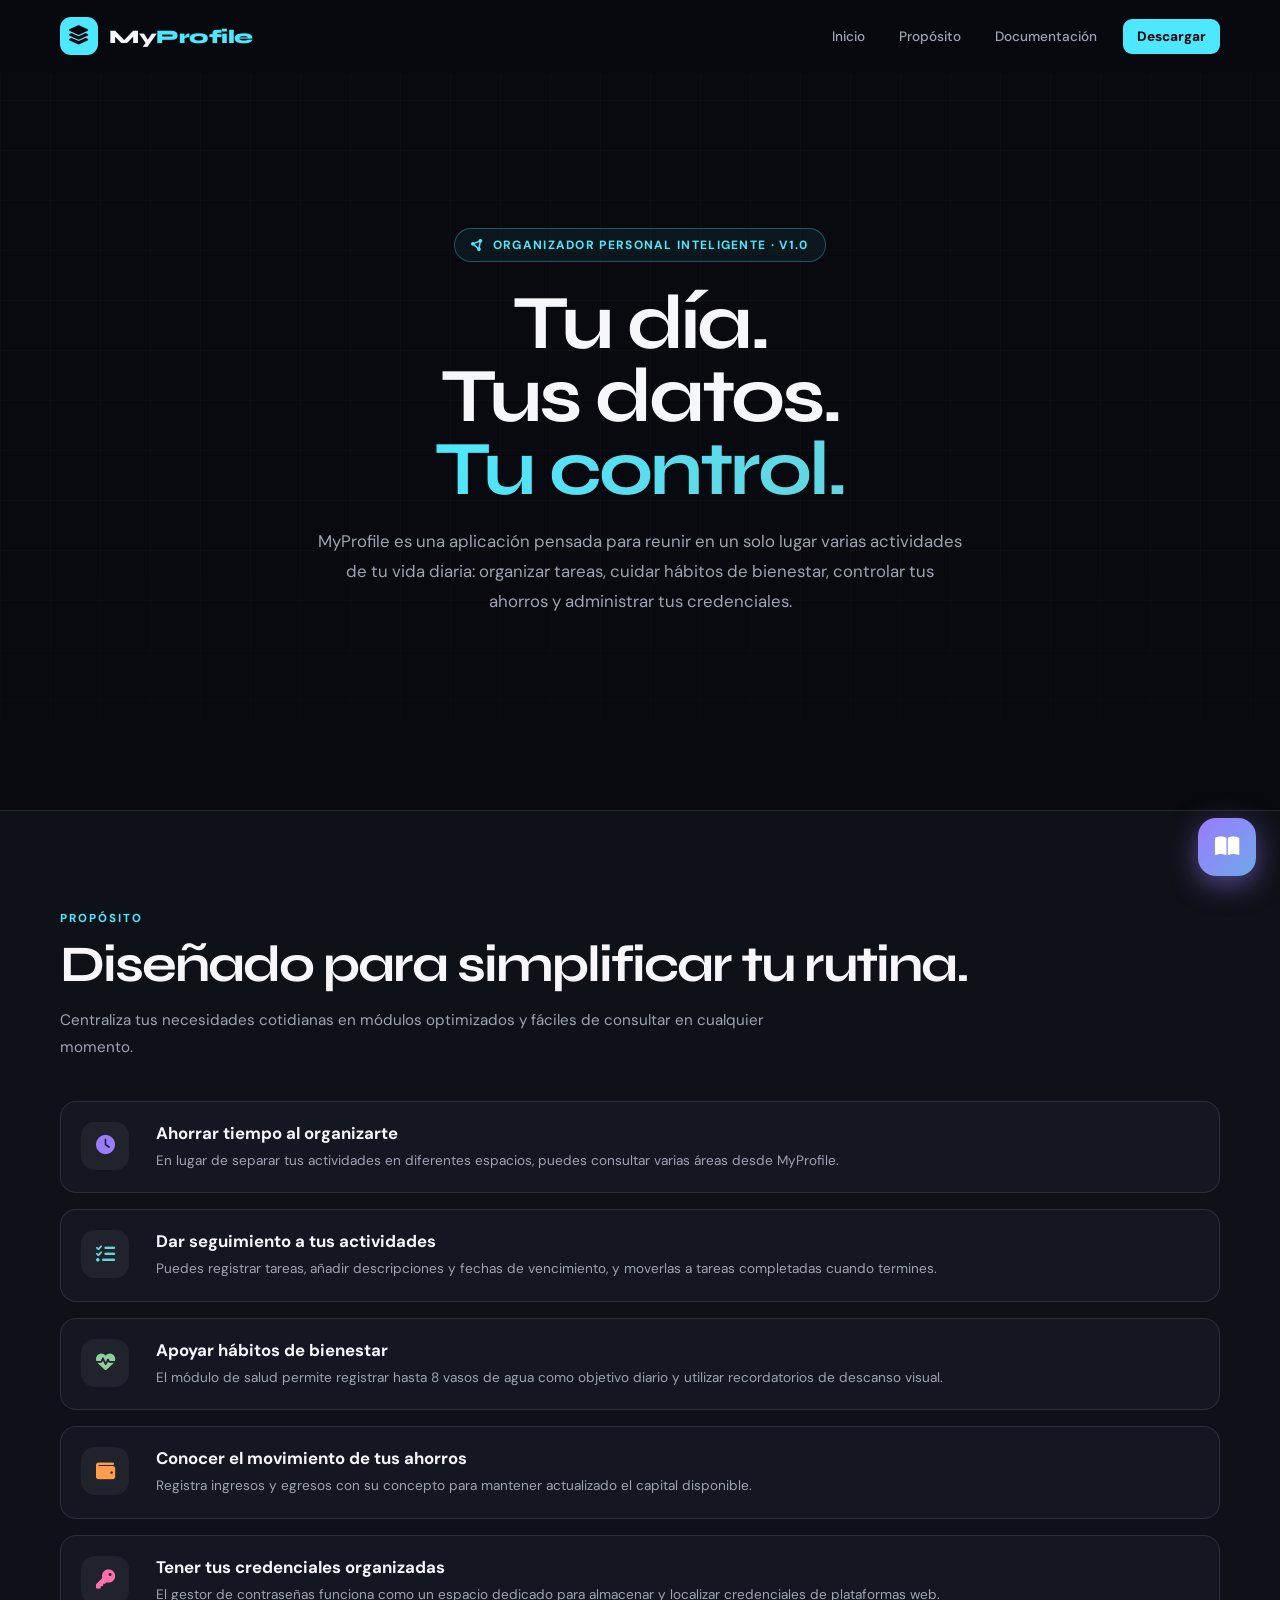
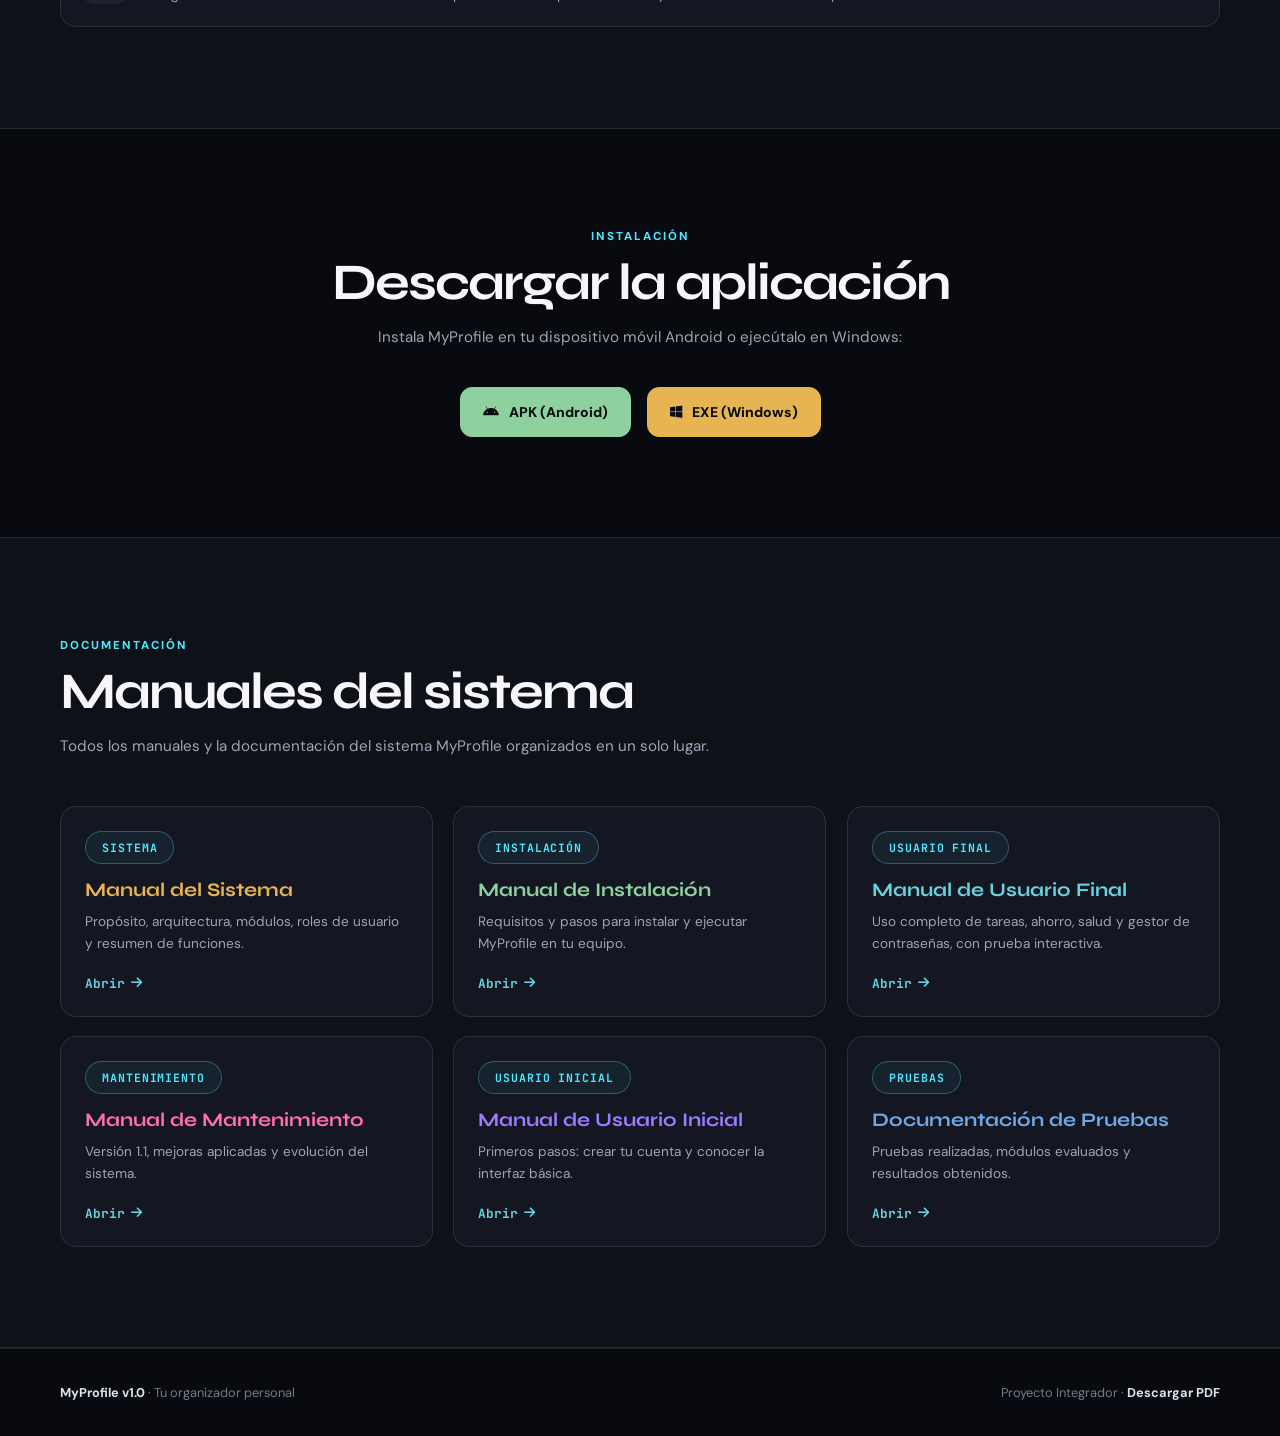
<file: index.html>
<!DOCTYPE html>
<html lang="es">
<head>
<meta charset="UTF-8">
<meta name="viewport" content="width=device-width, initial-scale=1.0">
<title>MyProfile v1.0 | Organiza tu día</title>

<!-- FUENTES E ÍCONOS -->
<link rel="preconnect" href="https://fonts.googleapis.com">
<link rel="preconnect" href="https://fonts.gstatic.com" crossorigin>
<link href="https://fonts.googleapis.com/css2?family=DM+Sans:wght@400;500;600;700&family=JetBrains+Mono:wght@500;700&family=Syne:wght@600;700;800&display=swap" rel="stylesheet">
<link rel="stylesheet" href="https://cdnjs.cloudflare.com/ajax/libs/font-awesome/6.5.2/css/all.min.css">

<style>
:root {
    --bg: #090a0f;
    --bg2: #0f1118;
    --card: #141721;
    --card2: #191c27;
    --line: rgba(255, 255, 255, 0.10);
    --text: #f7f7fb;
    --muted: #9da4b5;
    --lime: #4de8ff;
    --purple: #9b7bff;
    --cyan: #66d3de;
    --orange: #ff9d4d;
    --pink: #ff6fae;
    --green: #8ed19f;
    --amber: #e6b450;
    --blue: #6fa8e8;
}

* {
    margin: 0;
    padding: 0;
    box-sizing: border-box;
}

html {
    scroll-behavior: smooth;
}

body {
    background: var(--bg);
    color: var(--text);
    font-family: "DM Sans", sans-serif;
    overflow-x: hidden;
    position: relative;
}

/* Fondo con cuadrícula animada */
body::before {
    content: "";
    position: fixed;
    inset: 0;
    pointer-events: none;
    background:
        linear-gradient(rgba(255, 255, 255, 0.02) 1px, transparent 1px),
        linear-gradient(90deg, rgba(255, 255, 255, 0.02) 1px, transparent 1px);
    background-size: 50px 50px;
    mask-image: linear-gradient(to bottom, black 60%, transparent 100%);
    z-index: 0;
}

a {
    text-decoration: none;
    color: inherit;
}

.container {
    width: min(1160px, 91%);
    margin: auto;
    position: relative;
    z-index: 1;
}

/* ANIMACIONES KEYFRAMES */
@keyframes pulseGlow {
    0%, 100% { transform: scale(1) rotate(-5deg); box-shadow: 0 0 15px rgba(77, 232, 255, 0.3); }
    50% { transform: scale(1.05) rotate(-3deg); box-shadow: 0 0 25px rgba(77, 232, 255, 0.6); }
}

@keyframes float {
    0%, 100% { transform: translateY(0px); }
    50% { transform: translateY(-8px); }
}

@keyframes shimmer {
    0% { background-position: -200% 0; }
    100% { background-position: 200% 0; }
}

/* HEADER Y NAVEGACIÓN */
header {
    position: fixed;
    top: 0;
    left: 0;
    width: 100%;
    z-index: 50;
    padding: 17px 0;
    background: rgba(9, 10, 15, 0.75);
    backdrop-filter: blur(18px);
    border-bottom: 1px solid transparent;
    transition: all 0.3s ease;
}

header.scrolled {
    border-bottom-color: var(--line);
    background: rgba(9, 10, 15, 0.94);
    padding: 12px 0;
}

.nav {
    display: flex;
    justify-content: space-between;
    align-items: center;
    gap: 20px;
}

.logo {
    display: flex;
    align-items: center;
    gap: 11px;
    font-family: "Syne", sans-serif;
    font-weight: 800;
    letter-spacing: -.5px;
    font-size: 1.2rem;
}

.logo-symbol {
    width: 38px;
    height: 38px;
    border-radius: 11px;
    display: grid;
    place-items: center;
    background: var(--lime);
    color: #090a0f;
    animation: pulseGlow 4s infinite ease-in-out;
}

.logo-text span {
    color: var(--lime);
}

nav {
    display: flex;
    align-items: center;
    gap: 6px;
}

nav a {
    padding: 9px 14px;
    color: var(--muted);
    font-size: 0.85rem;
    font-weight: 500;
    border-radius: 9px;
    transition: all 0.25s ease;
}

nav a:hover {
    background: rgba(248, 244, 244, 0.87);
    color: #fff;
    transform: translateY(-1px);
}

.nav-main {
    color: #090a0f !important;
    background: var(--lime);
    font-weight: 800;
    margin-left: 6px;
}

.nav-main:hover {
    filter: brightness(1.1);
    transform: translateY(-2px);
    box-shadow: 0 4px 15px rgba(77, 232, 255, 0.4);
}

/* HERO SECTION */
.hero {
    min-height: 90vh;
    padding: 150px 0 80px;
    display: flex;
    flex-direction: column;
    justify-content: center;
    align-items: center;
    text-align: center;
}

.tag {
    display: inline-flex;
    gap: 8px;
    align-items: center;
    color: var(--lime);
    border: 1px solid rgba(77, 232, 255, 0.3);
    background: rgba(77, 232, 255, 0.06);
    padding: 8px 16px;
    border-radius: 50px;
    font-size: 0.75rem;
    font-weight: 700;
    text-transform: uppercase;
    letter-spacing: 1.3px;
    margin-bottom: 25px;
    animation: float 3s ease-in-out infinite;
}

h1 {
    font-family: "Syne", sans-serif;
    font-size: clamp(2.8rem, 6vw, 5.5rem);
    line-height: 0.95;
    letter-spacing: -3px;
    max-width: 850px;
    margin-bottom: 20px;
}

h1 em {
    font-style: normal;
    color: var(--lime);
    background: linear-gradient(135deg, var(--lime), var(--cyan));
    -webkit-background-clip: text;
    -webkit-text-fill-color: transparent;
}

.hero-text > p {
    color: var(--muted);
    max-width: 650px;
    line-height: 1.8;
    font-size: 1.05rem;
    margin: 0 auto 35px;
}

.buttons {
    display: flex;
    flex-wrap: wrap;
    justify-content: center;
    gap: 12px;
}

.btn {
    min-height: 50px;
    padding: 0 22px;
    display: inline-flex;
    align-items: center;
    justify-content: center;
    gap: 10px;
    border-radius: 12px;
    font-size: 0.88rem;
    font-weight: 800;
    transition: all 0.25s ease;
    border: 1px solid var(--line);
    cursor: pointer;
}

.btn-primary {
    background: var(--lime);
    color: #090a0f;
    border-color: var(--lime);
    box-shadow: 0 4px 20px rgba(77, 232, 255, 0.25);
}

.btn-primary:hover {
    transform: translateY(-3px);
    box-shadow: 0 8px 25px rgba(77, 232, 255, 0.45);
    filter: brightness(1.05);
}

.btn-secondary {
    background: rgba(255, 255, 255, 0.03);
    color: #fff;
}

.btn-secondary:hover {
    background: rgba(255, 255, 255, 0.08);
    border-color: rgba(255, 255, 255, 0.2);
    transform: translateY(-3px);
}

.btn-android {
    background: var(--green);
    color: #0a0d13;
    border-color: var(--green);
}

.btn-android:hover {
    transform: translateY(-3px);
    box-shadow: 0 8px 20px rgba(142, 209, 159, 0.35);
}

.btn-windows {
    background: var(--amber);
    color: #0a0d13;
    border-color: var(--amber);
}

.btn-windows:hover {
    transform: translateY(-3px);
    box-shadow: 0 8px 20px rgba(230, 180, 80, 0.35);
}

/* SECCIONES GENERALES */
.section {
    padding: 100px 0;
}

.section.alt {
    background: var(--bg2);
    border-top: 1px solid var(--line);
    border-bottom: 1px solid var(--line);
}

.kicker {
    color: var(--lime);
    font-size: 0.72rem;
    font-weight: 800;
    text-transform: uppercase;
    letter-spacing: 2px;
    margin-bottom: 12px;
}

.section-title {
    font-family: "Syne", sans-serif;
    font-size: clamp(2rem, 4vw, 3.2rem);
    letter-spacing: -2px;
    line-height: 1.05;
}

.section-desc {
    max-width: 720px;
    color: var(--muted);
    line-height: 1.8;
    margin-top: 15px;
    font-size: 0.95rem;
}

/* PROPÓSITO */
.purpose {
    display: grid;
    grid-template-columns: 1fr;
    gap: 40px;
}

.purpose-list {
    display: grid;
    gap: 16px;
}

.purpose-row {
    display: grid;
    grid-template-columns: 55px 1fr;
    gap: 20px;
    padding: 20px;
    border-radius: 16px;
    background: var(--card);
    border: 1px solid var(--line);
    transition: all 0.3s ease;
}

.purpose-row:hover {
    transform: translateX(6px) translateY(-2px);
    border-color: rgba(255, 255, 255, 0.2);
    box-shadow: 0 10px 30px rgba(0, 0, 0, 0.3);
}

.purpose-icon {
    width: 48px;
    height: 48px;
    display: grid;
    place-items: center;
    border-radius: 14px;
    background: rgba(255, 255, 255, 0.05);
    color: var(--color);
    font-size: 1.2rem;
    transition: transform 0.3s ease;
}

.purpose-row:hover .purpose-icon {
    transform: scale(1.1);
}

.purpose-row h3 {
    font-size: 1.05rem;
    margin-bottom: 6px;
}

.purpose-row p {
    color: var(--muted);
    font-size: 0.85rem;
    line-height: 1.65;
}

/* SECCIÓN DE DESCARGAS (Página Index) */
.download-area {
    text-align: center;
}

.download-area .section-desc {
    margin: 15px auto 35px;
}

.dl-buttons {
    display: flex;
    gap: 16px;
    justify-content: center;
    flex-wrap: wrap;
}

/* MANIFESTACIÓN Y DOCUMENTACIÓN (Página Index cards) */
.doc-grid {
    margin-top: 45px;
    display: grid;
    grid-template-columns: repeat(auto-fit, minmax(280px, 1fr));
    gap: 20px;
}

.card {
    display: flex;
    flex-direction: column;
    justify-content: space-between;
    background: var(--card);
    border: 1px solid var(--line);
    border-radius: 16px;
    padding: 24px;
    text-decoration: none;
    color: inherit;
    transition: all 0.3s cubic-bezier(0.16, 1, 0.3, 1);
    position: relative;
    overflow: hidden;
}

.card::before {
    content: "";
    position: absolute;
    top: 0;
    left: 0;
    width: 100%;
    height: 3px;
    background: var(--color-accent, var(--lime));
    opacity: 0;
    transition: opacity 0.3s ease;
}

.card:hover {
    transform: translateY(-5px);
    border-color: rgba(255, 255, 255, 0.2);
    background: var(--card2);
    box-shadow: 0 15px 35px rgba(0, 0, 0, 0.4);
}

.card:hover::before {
    opacity: 1;
}

.card .tag {
    font-family: 'JetBrains Mono', monospace;
    font-size: 0.72rem;
    letter-spacing: 0.08em;
    text-transform: uppercase;
    margin-bottom: 14px;
    font-weight: 700;
}

.card .title {
    font-family: 'Syne', sans-serif;
    font-size: 1.2rem;
    font-weight: 700;
    margin-bottom: 10px;
}

.card .desc {
    color: var(--muted);
    font-size: 0.85rem;
    line-height: 1.6;
    margin-bottom: 20px;
}

.card .go {
    font-family: 'JetBrains Mono', monospace;
    font-size: 0.8rem;
    color: var(--cyan);
    font-weight: 700;
    display: flex;
    align-items: center;
    gap: 6px;
    transition: transform 0.2s ease;
}

.card:hover .go {
    transform: translateX(4px);
}

.c-amber { color: var(--amber); --color-accent: var(--amber); }
.c-green { color: var(--green); --color-accent: var(--green); }
.c-violet { color: var(--purple); --color-accent: var(--purple); }
.c-cyan { color: var(--cyan); --color-accent: var(--cyan); }
.c-pink { color: var(--pink); --color-accent: var(--pink); }
.c-blue { color: var(--blue); --color-accent: var(--blue); }

/* NAVEGACIÓN DE PÁGINAS GENERALES */
.page-area {
    text-align: center;
}

.page-area .section-desc {
    margin-left: auto;
    margin-right: auto;
}

.page-buttons {
    margin-top: 35px;
    display: flex;
    flex-wrap: wrap;
    justify-content: center;
    gap: 12px;
}

.page-button {
    min-width: 160px;
    padding: 16px 20px;
    border: 1px solid var(--line);
    border-radius: 12px;
    background: var(--card);
    display: flex;
    justify-content: center;
    align-items: center;
    gap: 10px;
    font-size: 0.82rem;
    font-weight: 700;
    transition: all 0.25s ease;
}

.page-button:hover {
    color: #090a0f;
    background: var(--lime);
    border-color: var(--lime);
    transform: translateY(-4px);
    box-shadow: 0 8px 20px rgba(77, 232, 255, 0.3);
}

/* BOTÓN FLOTANTE DE DOCUMENTACIÓN (acceso rápido) */
.fab-doc {
    position: fixed;
    bottom: 24px;
    right: 24px;
    z-index: 60;
    width: 58px;
    height: 58px;
    border-radius: 18px;
    display: grid;
    place-items: center;
    background: linear-gradient(135deg, var(--purple), var(--blue));
    color: #fff;
    font-size: 1.35rem;
    box-shadow: 0 8px 28px rgba(155, 123, 255, 0.5);
    transition: all 0.25s ease;
    animation: fabPulse 2.6s ease-in-out infinite;
}

.fab-doc:hover {
    transform: translateY(-5px) scale(1.08);
    filter: brightness(1.15);
    box-shadow: 0 12px 36px rgba(155, 123, 255, 0.7);
    animation-play-state: paused;
}

@keyframes fabPulse {
    0%, 100% { box-shadow: 0 8px 28px rgba(155, 123, 255, 0.5), 0 0 0 0 rgba(155, 123, 255, 0.45); }
    50%      { box-shadow: 0 8px 28px rgba(155, 123, 255, 0.5), 0 0 0 16px rgba(155, 123, 255, 0); }
}

.fab-doc .fab-label {
    position: absolute;
    right: calc(100% + 14px);
    top: 50%;
    transform: translateY(-50%);
    white-space: nowrap;
    background: var(--card2);
    border: 1px solid var(--line);
    color: var(--text);
    font-family: "DM Sans", sans-serif;
    font-size: 0.74rem;
    font-weight: 700;
    padding: 7px 13px;
    border-radius: 9px;
    opacity: 0;
    pointer-events: none;
    transition: opacity 0.2s ease;
}

.fab-doc:hover .fab-label {
    opacity: 1;
}

/* FOOTER */
footer {
    border-top: 1px solid var(--line);
    padding: 35px 0;
    background: var(--bg);
}

.footer {
    display: flex;
    justify-content: space-between;
    align-items: center;
    gap: 20px;
    color: #737a89;
    font-size: 0.8rem;
}

.footer strong {
    color: #dce1eb;
}

/* EFECTOS REVEAL EN SCROLL */
.reveal {
    opacity: 0;
    transform: translateY(30px) scale(0.98);
    transition: opacity 0.7s cubic-bezier(0.16, 1, 0.3, 1), transform 0.7s cubic-bezier(0.16, 1, 0.3, 1);
    will-change: opacity, transform;
}

.reveal.show {
    opacity: 1;
    transform: translateY(0) scale(1);
}

/* RESPONSIVE */
@media(max-width: 950px) {
    .hero { padding-top: 130px; }
    .doc-grid { grid-template-columns: repeat(2, 1fr); }
}

@media(max-width: 700px) {
    nav a:not(.nav-main) { display: none; }
    h1 { letter-spacing: -1.5px; }
    .doc-grid { grid-template-columns: 1fr; }
    .footer { flex-direction: column; text-align: center; }
    .purpose-row { grid-template-columns: 1fr; text-align: center; justify-items: center; }
}
</style>
</head>

<body>

<header id="header">
    <div class="container nav">
        <a href="#inicio" class="logo">
            <div class="logo-symbol"><i class="fa-solid fa-layer-group"></i></div>
            <div class="logo-text">My<span>Profile</span></div>
        </a>

        <nav>
            <a href="#inicio">Inicio</a>
            <a href="#proposito">Propósito</a>
           
            <a href="#documentacion">Documentación</a>
             <a href="#descargas"  class="nav-main">Descargar</a>
          
        </nav>
    </div>
</header>

<main>

<!-- HERO -->
<section class="hero container" id="inicio">
    <div class="hero-text reveal">
        <div class="tag">
            <i class="fa-solid fa-circle-nodes"></i>
            Organizador personal inteligente · v1.0
        </div>

        <h1>
            Tu día.<br>
            Tus datos.<br>
            <em>Tu control.</em>
        </h1>

        <p>
            MyProfile es una aplicación pensada para reunir en un solo lugar varias
            actividades de tu vida diaria: organizar tareas, cuidar hábitos de
            bienestar, controlar tus ahorros y administrar tus credenciales.
        </p>

      
    </div>
</section>

<!-- PROPÓSITO -->
<section class="section alt" id="proposito">
    <div class="container purpose">

        <div class="reveal">
            <div class="kicker">Propósito</div>
            <h2 class="section-title">Diseñado para simplificar tu rutina.</h2>
            <p class="section-desc">
                Centraliza tus necesidades cotidianas en módulos optimizados y fáciles de consultar en cualquier momento.
            </p>
        </div>

        <div class="purpose-list reveal">

            <div class="purpose-row">
                <div class="purpose-icon" style="--color:var(--purple)">
                    <i class="fa-solid fa-clock"></i>
                </div>
                <div>
                    <h3>Ahorrar tiempo al organizarte</h3>
                    <p>En lugar de separar tus actividades en diferentes espacios, puedes consultar varias áreas desde MyProfile.</p>
                </div>
            </div>

            <div class="purpose-row">
                <div class="purpose-icon" style="--color:var(--cyan)">
                    <i class="fa-solid fa-list-check"></i>
                </div>
                <div>
                    <h3>Dar seguimiento a tus actividades</h3>
                    <p>Puedes registrar tareas, añadir descripciones y fechas de vencimiento, y moverlas a tareas completadas cuando termines.</p>
                </div>
            </div>

            <div class="purpose-row">
                <div class="purpose-icon" style="--color:var(--green)">
                    <i class="fa-solid fa-heart-pulse"></i>
                </div>
                <div>
                    <h3>Apoyar hábitos de bienestar</h3>
                    <p>El módulo de salud permite registrar hasta 8 vasos de agua como objetivo diario y utilizar recordatorios de descanso visual.</p>
                </div>
            </div>

            <div class="purpose-row">
                <div class="purpose-icon" style="--color:var(--orange)">
                    <i class="fa-solid fa-wallet"></i>
                </div>
                <div>
                    <h3>Conocer el movimiento de tus ahorros</h3>
                    <p>Registra ingresos y egresos con su concepto para mantener actualizado el capital disponible.</p>
                </div>
            </div>

            <div class="purpose-row">
                <div class="purpose-icon" style="--color:var(--pink)">
                    <i class="fa-solid fa-key"></i>
                </div>
                <div>
                    <h3>Tener tus credenciales organizadas</h3>
                    <p>El gestor de contraseñas funciona como un espacio dedicado para almacenar y localizar credenciales de plataformas web.</p>
                </div>
            </div>

        </div>
    </div>
</section>

<!-- DESCARGAS DE LA APLICACIÓN (Integración de index_2.html) -->
<section class="section download-area" id="descargas">
    <div class="container">
        <div class="kicker">Instalación</div>
        <h2 class="section-title reveal">Descargar la aplicación</h2>
        <p class="section-desc reveal">Instala MyProfile en tu dispositivo móvil Android o ejecútalo en Windows:</p>

        <div class="dl-buttons reveal">
            <a class="btn btn-android" href="instalador/version_1.4/MyProfile_v1.4.apk" download>
                <i class="fa-brands fa-android"></i>
                APK (Android)
            </a>
            <a class="btn btn-windows" href="https://github.com/Manu-Castillo8-bit/Myprofile-pages/releases/download/v1.4.0/Proyecto-Setup_v1.4.0.exe">
                <i class="fa-brands fa-windows"></i>
                EXE (Windows)
            </a>
        </div>
    </div>
</section>

<!-- DOCUMENTACIÓN Y MANUALES (Integración de tarjetas de index_2.html) -->
<section class="section alt" id="documentacion">
    <div class="container">
        <div class="kicker">Documentación</div>
        <h2 class="section-title reveal">Manuales del sistema</h2>
        <p class="section-desc reveal">Todos los manuales y la documentación del sistema MyProfile organizados en un solo lugar.</p>

        <div class="doc-grid">

            <a class="card reveal c-amber" href="manual-sistema/index.html">
                <div>
                    <span class="tag">Sistema</span>
                    <h3 class="title">Manual del Sistema</h3>
                    <p class="desc">Propósito, arquitectura, módulos, roles de usuario y resumen de funciones.</p>
                </div>
                <span class="go">Abrir <i class="fa-solid fa-arrow-right"></i></span>
            </a>

            <a class="card reveal c-green" href="manual-instalacion/index.html">
                <div>
                    <span class="tag">Instalación</span>
                    <h3 class="title">Manual de Instalación</h3>
                    <p class="desc">Requisitos y pasos para instalar y ejecutar MyProfile en tu equipo.</p>
                </div>
                <span class="go">Abrir <i class="fa-solid fa-arrow-right"></i></span>
            </a>
        
           

            <a class="card reveal c-cyan" href="manual-usuario-final/index.html">
                <div>
                    <span class="tag">Usuario final</span>
                    <h3 class="title">Manual de Usuario Final</h3>
                    <p class="desc">Uso completo de tareas, ahorro, salud y gestor de contraseñas, con prueba interactiva.</p>
                </div>
                <span class="go">Abrir <i class="fa-solid fa-arrow-right"></i></span>
            </a>

            <a class="card reveal c-pink" href="manual-mantenimiento/index.html">
                <div>
                    <span class="tag">Mantenimiento</span>
                    <h3 class="title">Manual de Mantenimiento</h3>
                    <p class="desc">Versión 1.1, mejoras aplicadas y evolución del sistema.</p>
                </div>
                <span class="go">Abrir <i class="fa-solid fa-arrow-right"></i></span>
            </a>
 
            <a class="card reveal c-violet" href="manual-usuario-inicial/index.html">
                <div>
                    <span class="tag">Usuario inicial</span>
                    <h3 class="title">Manual de Usuario Inicial</h3>
                    <p class="desc">Primeros pasos: crear tu cuenta y conocer la interfaz básica.</p>
                </div>
                <span class="go">Abrir <i class="fa-solid fa-arrow-right"></i></span>
            </a>
        
            
            <a class="card reveal c-blue" href="documentacion-pruebas.html">
                <div>
                    <span class="tag">Pruebas</span>
                    <h3 class="title">Documentación de Pruebas</h3>
                    <p class="desc">Pruebas realizadas, módulos evaluados y resultados obtenidos.</p>
                </div>
                <span class="go">Abrir <i class="fa-solid fa-arrow-right"></i></span>
            </a>
        
        </div>
    </div>
</section>


</main>

<!-- Acceso rápido a la explicación del código -->
<a class="fab-doc" href="DocumentacionMyProfile/index.html" title="Explicación del código fuente">
    <i class="fa-solid fa-book-open"></i>
    <span class="fab-label">Explicación del código</span>
</a>

<footer>
    <div class="container footer">
        <div><strong>MyProfile v1.0</strong> · Tu organizador personal</div>
        <div>Proyecto Integrador · <strong>Descargar PDF</strong></div>
    </div>
</footer>

<script>
// Efecto Header al hacer scroll
const header = document.getElementById("header");

window.addEventListener("scroll", () => {
    header.classList.toggle("scrolled", window.scrollY > 25);
});

// Animación de revelado progresivo al hacer scroll
const observer = new IntersectionObserver((entries) => {
    entries.forEach((entry, index) => {
        if (entry.isIntersecting) {
            // Aplicar un pequeño delay progresivo entre elementos si están juntos
            setTimeout(() => {
                entry.target.classList.add("show");
            }, index * 80);
            observer.unobserve(entry.target);
        }
    });
}, {
    threshold: 0.15
});

document.querySelectorAll(".reveal").forEach(el => observer.observe(el));
</script>

</body>
</html>
</file>
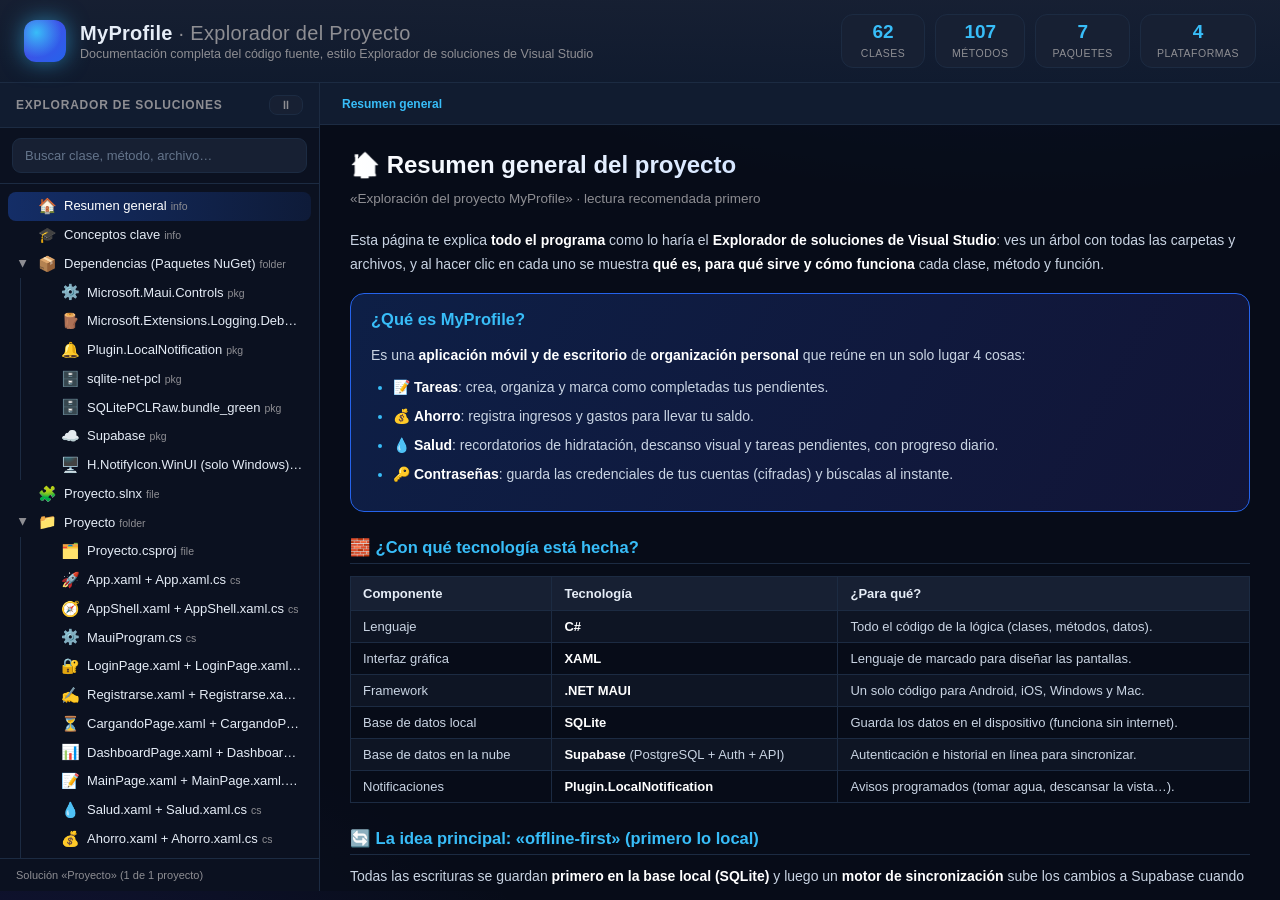
<file: DocumentacionMyProfile/index.html>
<!DOCTYPE html>
<html lang="es">
<head>
<meta charset="UTF-8" />
<meta name="viewport" content="width=device-width, initial-scale=1.0" />
<title>MyProfile · Explorador del Proyecto (Documentación)</title>
<link rel="stylesheet" href="styles.css" />
</head>
<body>

  <header class="topbar">
    <div class="brand">
      <span class="logo-orb"></span>
      <div class="brand-text">
        <h1>MyProfile <span class="brand-light">· Explorador del Proyecto</span></h1>
        <p>Documentación completa del código fuente, estilo Explorador de soluciones de Visual Studio</p>
      </div>
    </div>
    <div class="stats">
      <div class="stat"><b id="stat-clases">—</b><span>Clases</span></div>
      <div class="stat"><b id="stat-metodos">—</b><span>Métodos</span></div>
      <div class="stat"><b id="stat-paquetes">—</b><span>Paquetes</span></div>
      <div class="stat"><b>4</b><span>Plataformas</span></div>
    </div>
  </header>

  <main class="layout">

    <!-- ────────────────── Panel lateral (Explorador de soluciones) ────────────────── -->
    <aside class="sidebar">
      <div class="side-head">
        <span>Explorador de soluciones</span>
        <button id="btnColapsar" title="Contraer todo">⏸</button>
      </div>
      <div class="search-wrap">
        <input id="buscar" type="text" placeholder="Buscar clase, método, archivo…" />
      </div>

      <div id="arbol" class="arbol"></div>

      <div class="side-foot">
        <p>Solución «Proyecto» (1 de 1 proyecto)</p>
      </div>
    </aside>

    <!-- ────────────────── Panel principal (Detalle) ────────────────── -->
    <section class="main">
      <div class="breadcrumb" id="migas"></div>
      <div class="contenido" id="contenido">
        <div class="cargando">Cargando documentación…</div>
      </div>
    </section>

  </main>

  <script src="content.js"></script>
  <script src="app.js"></script>
</body>
</html>
</file>
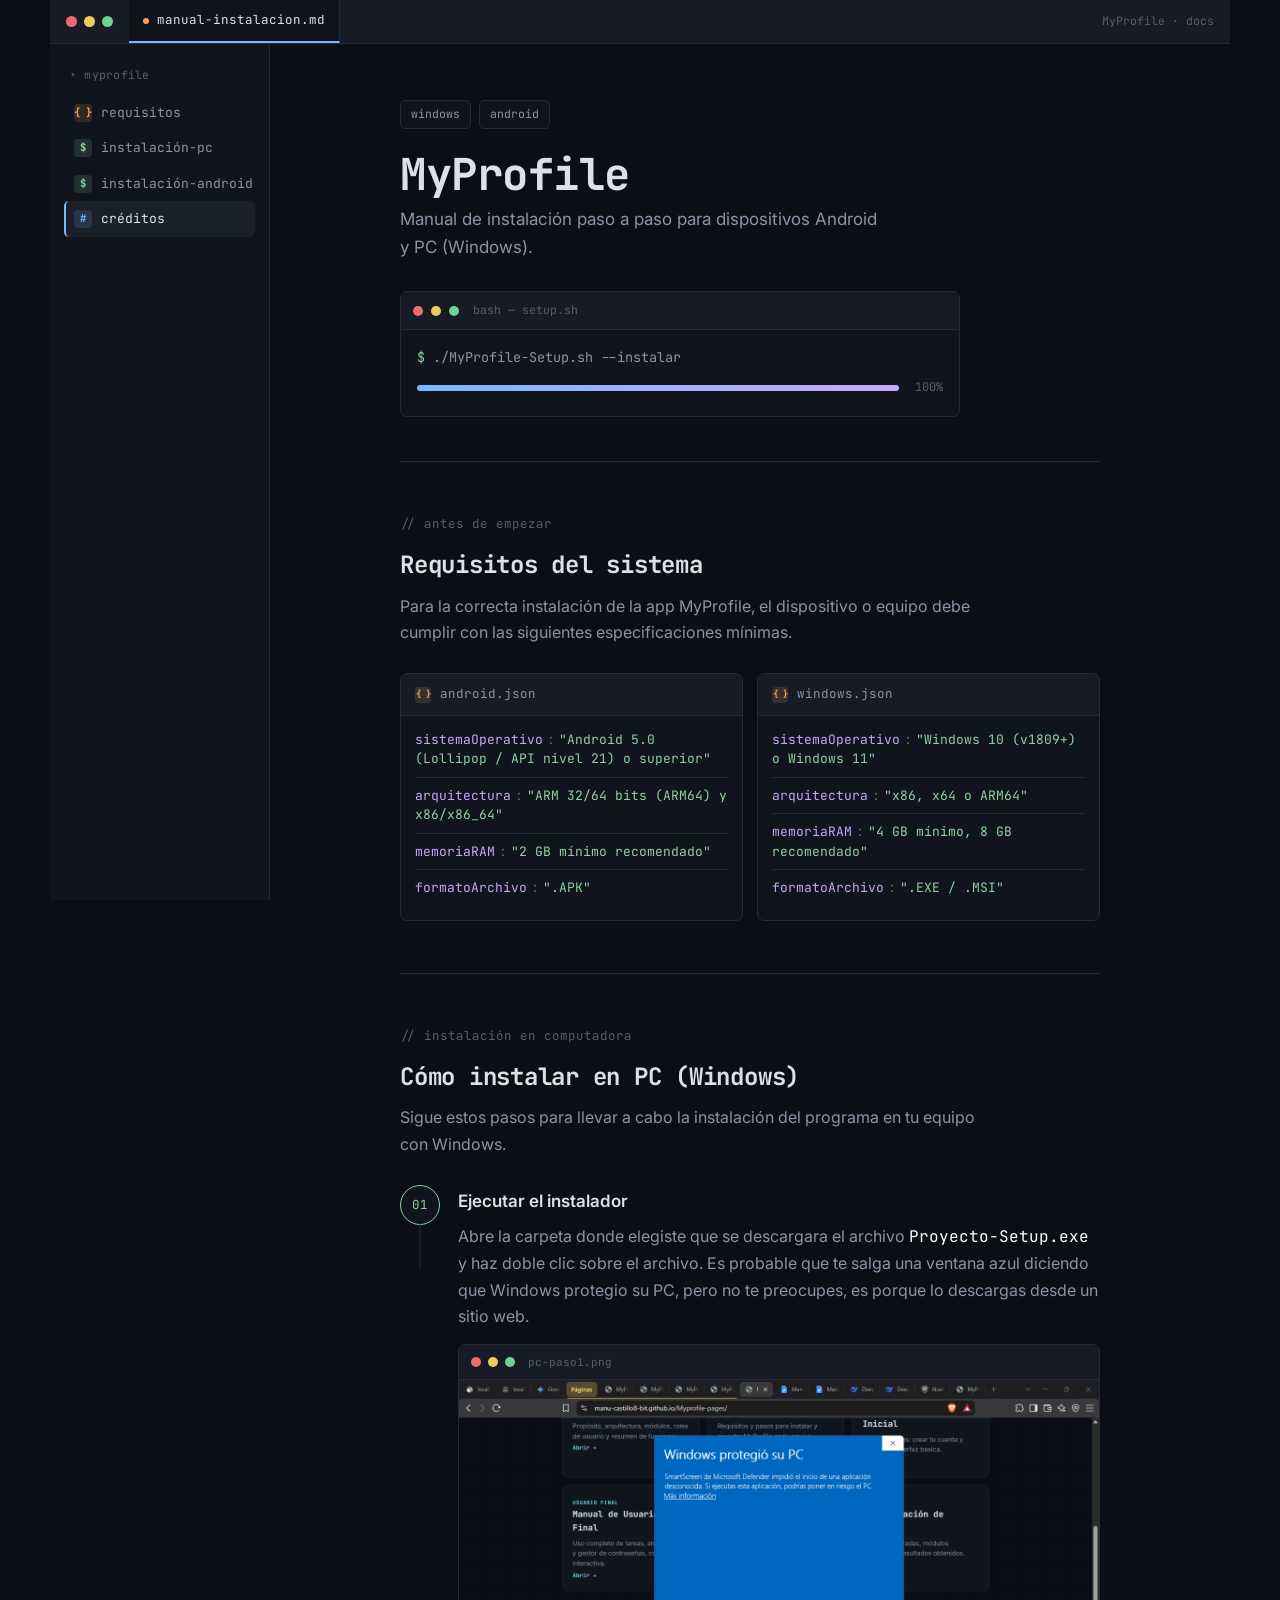
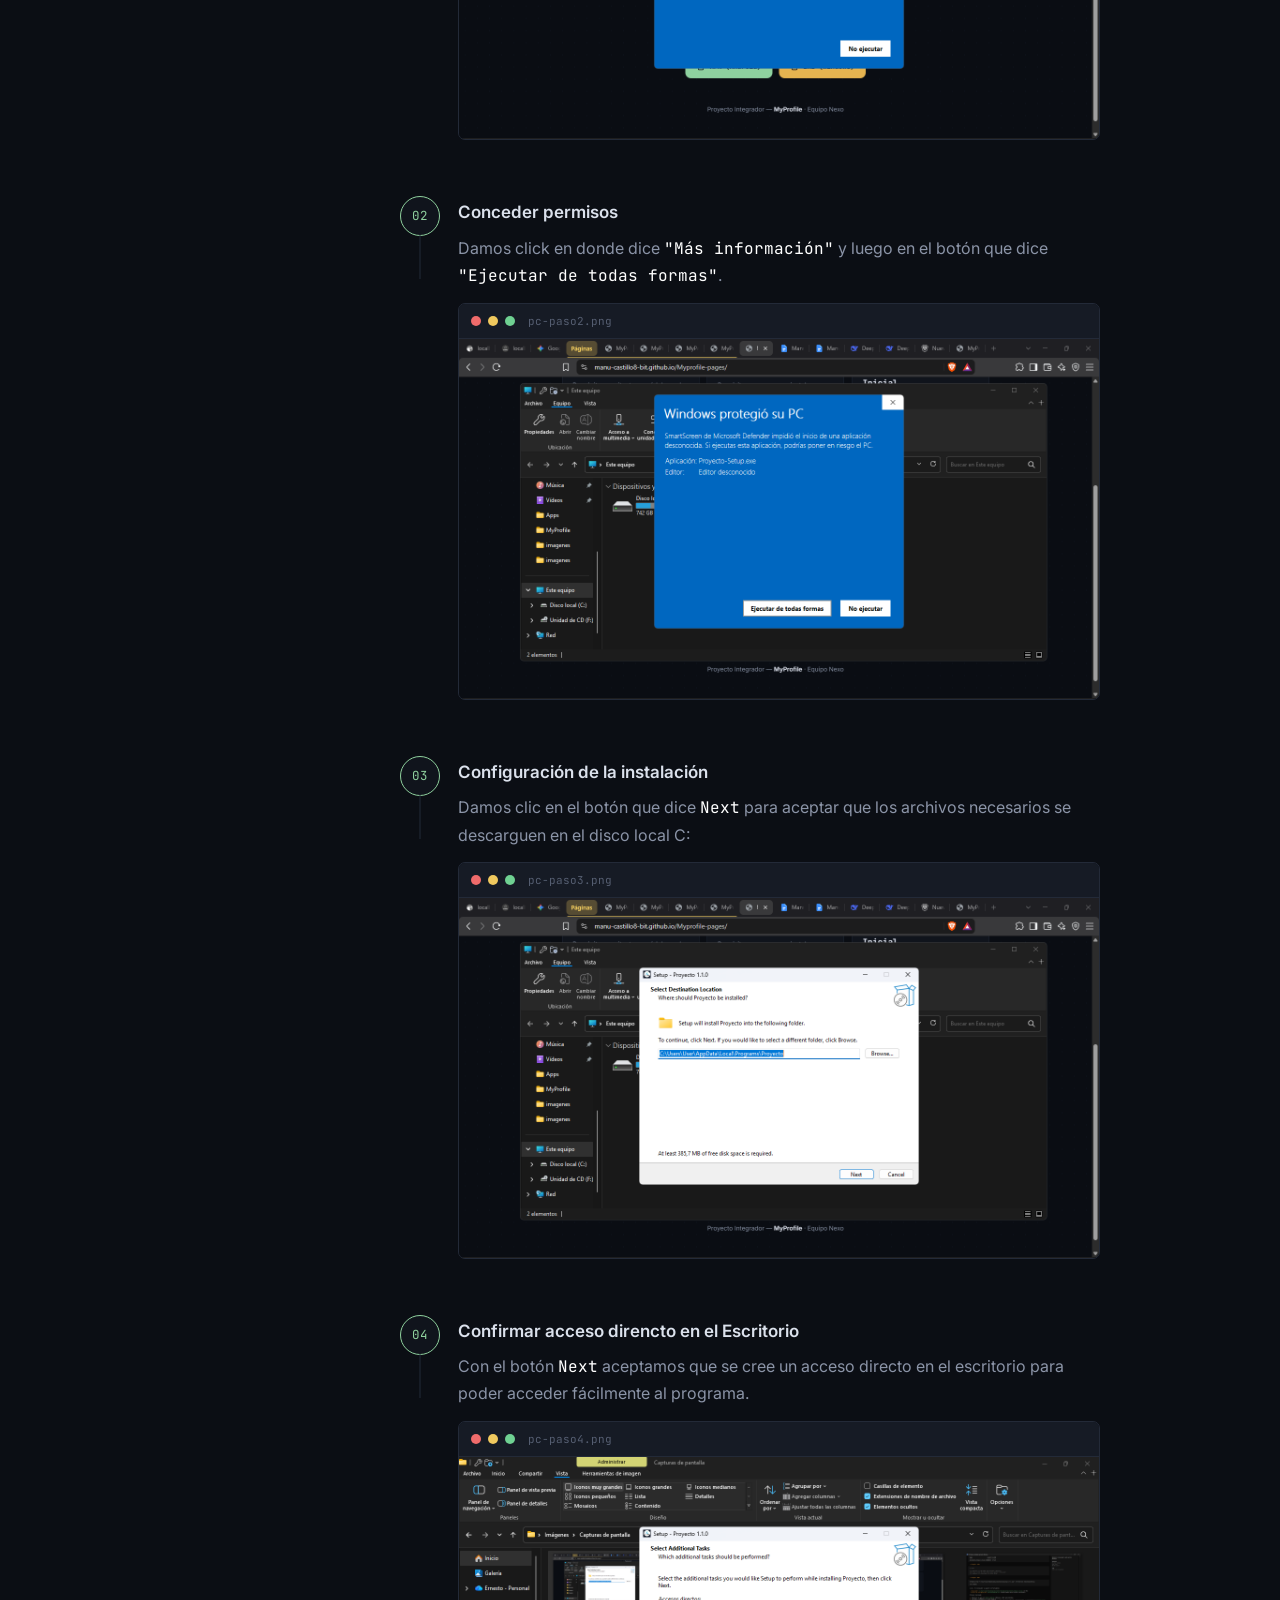
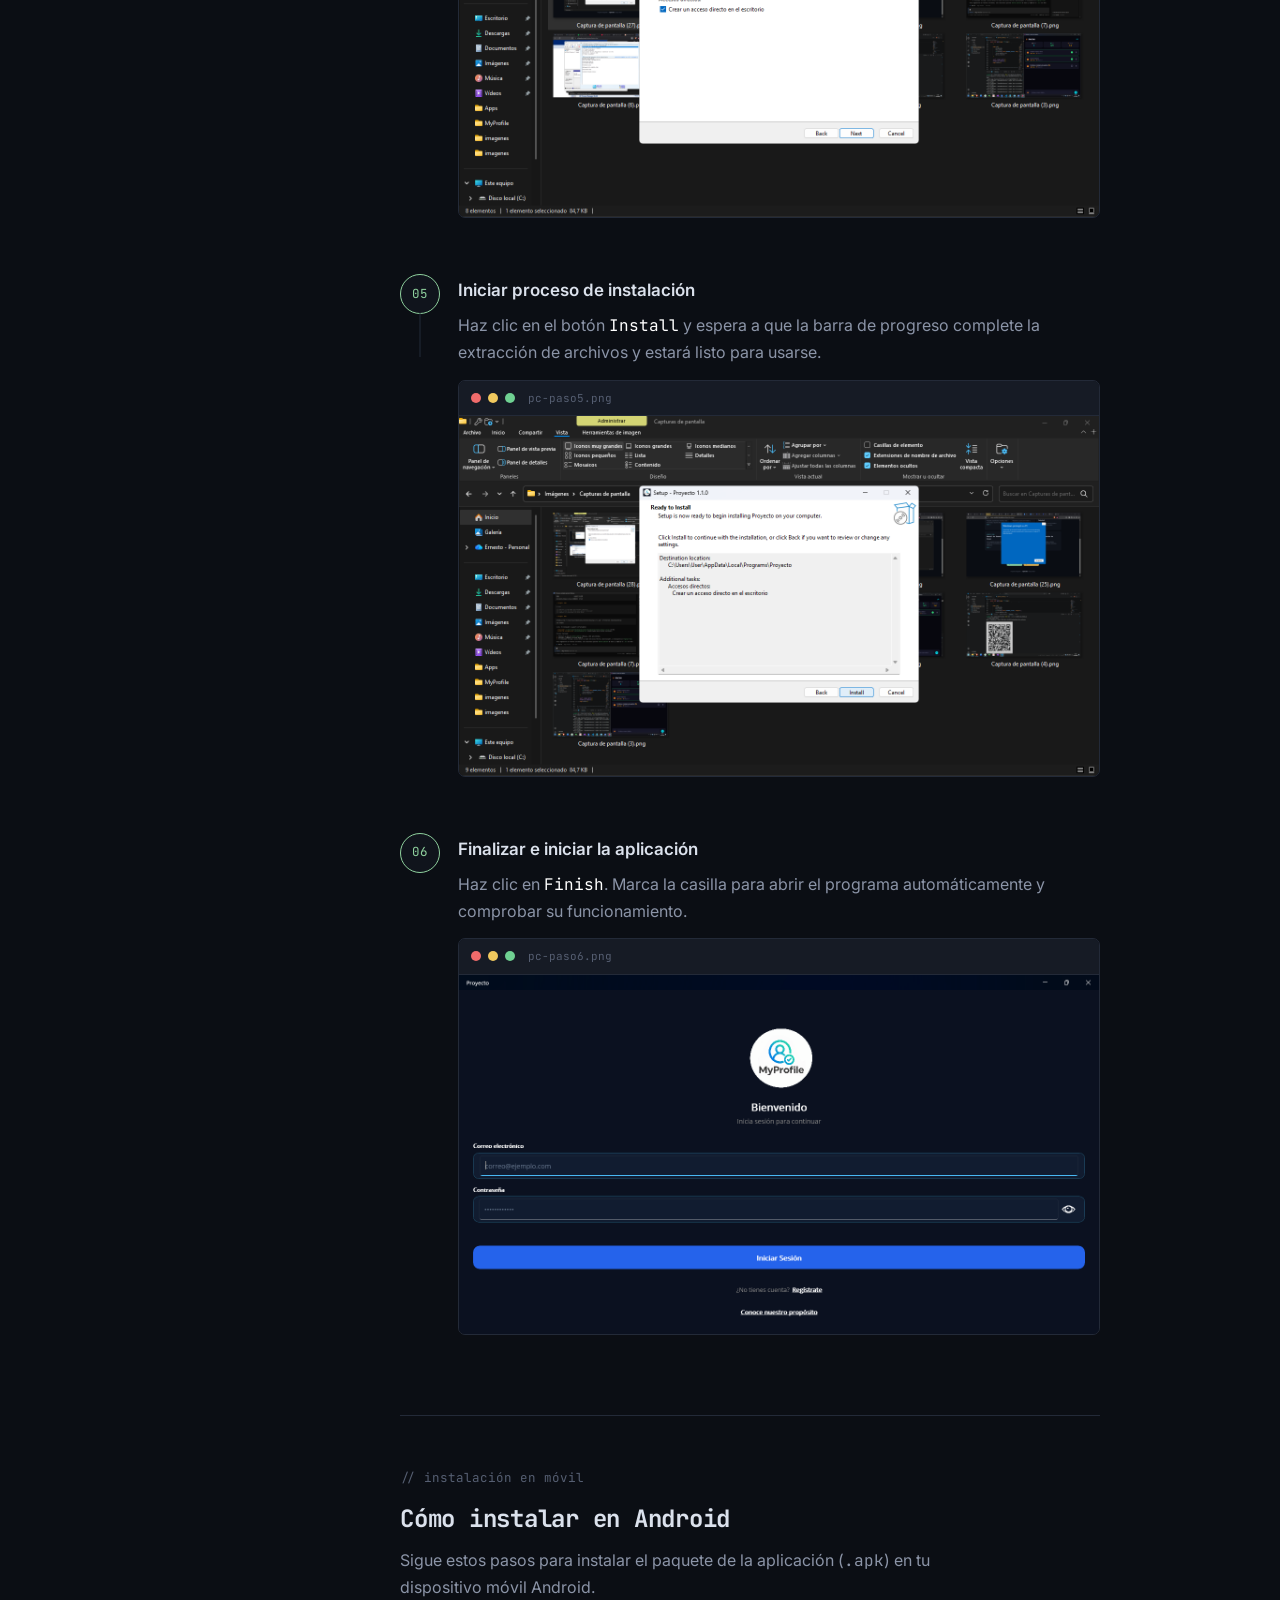
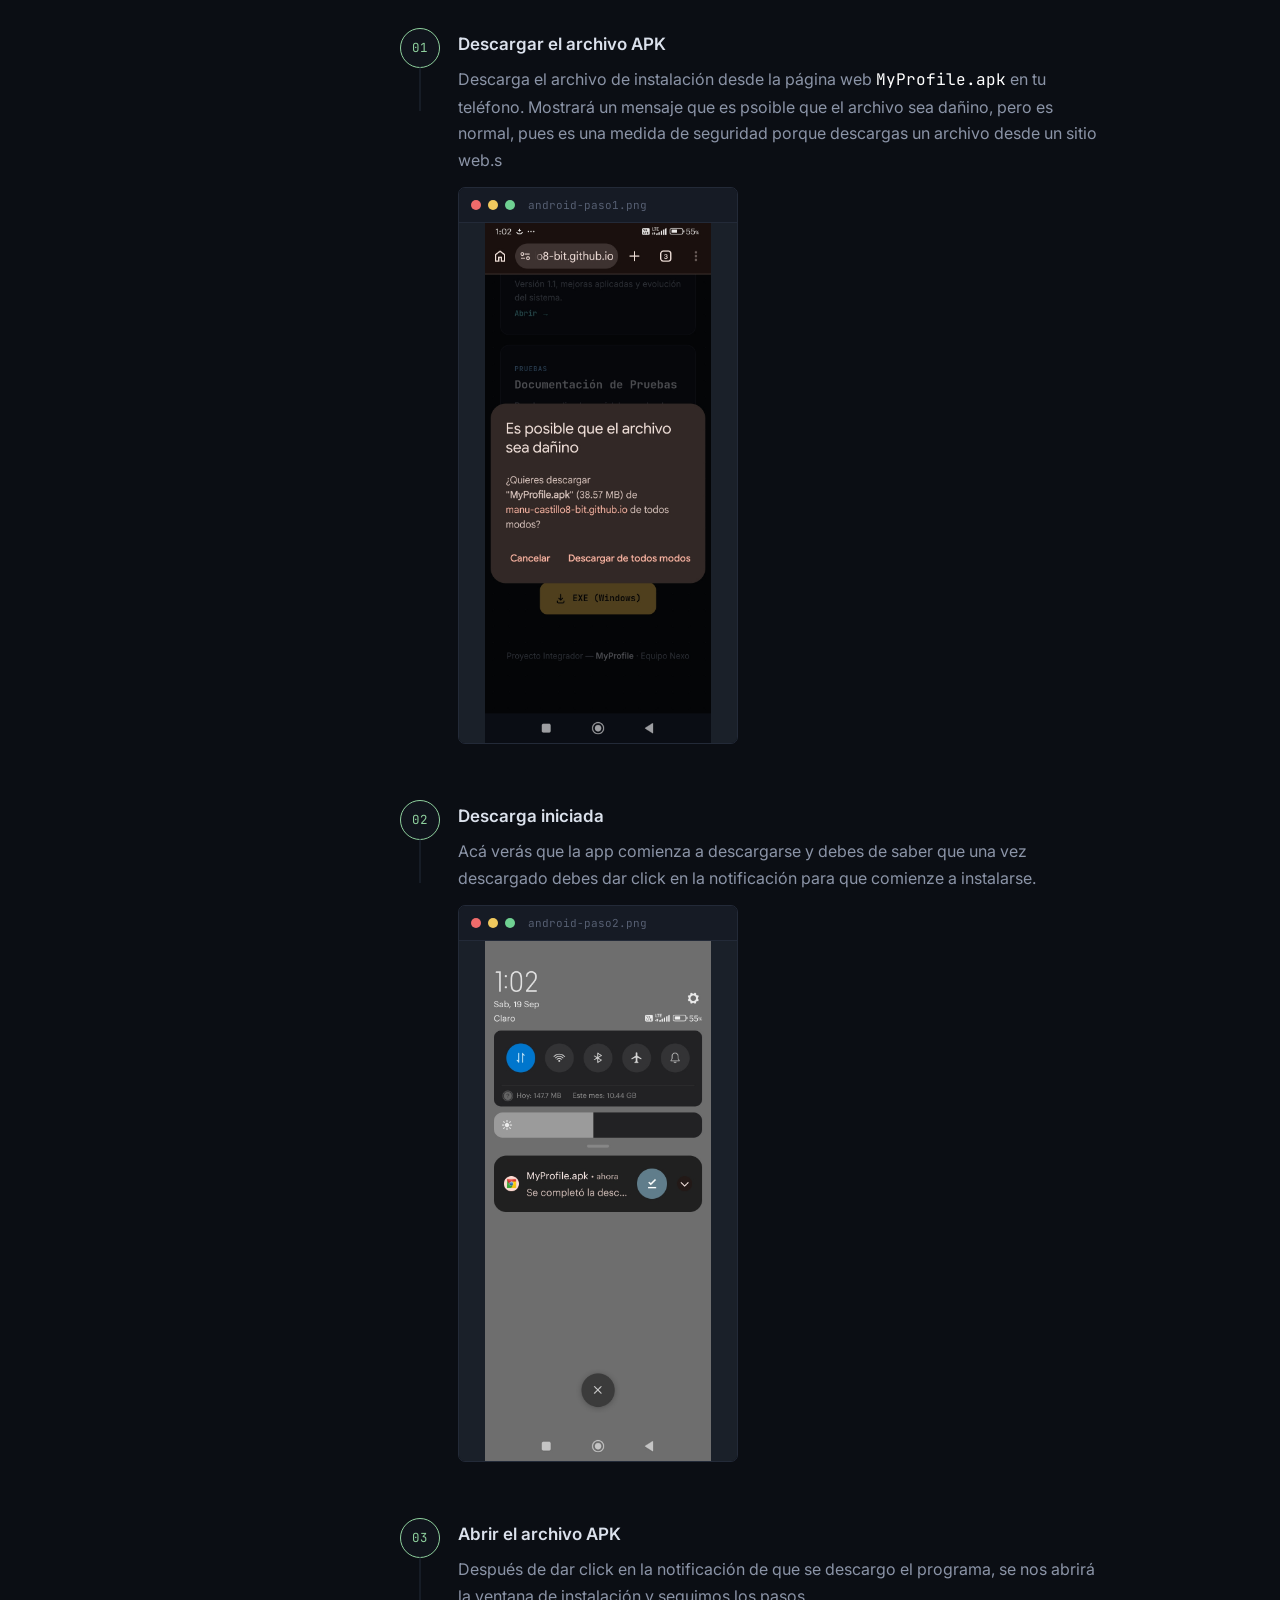
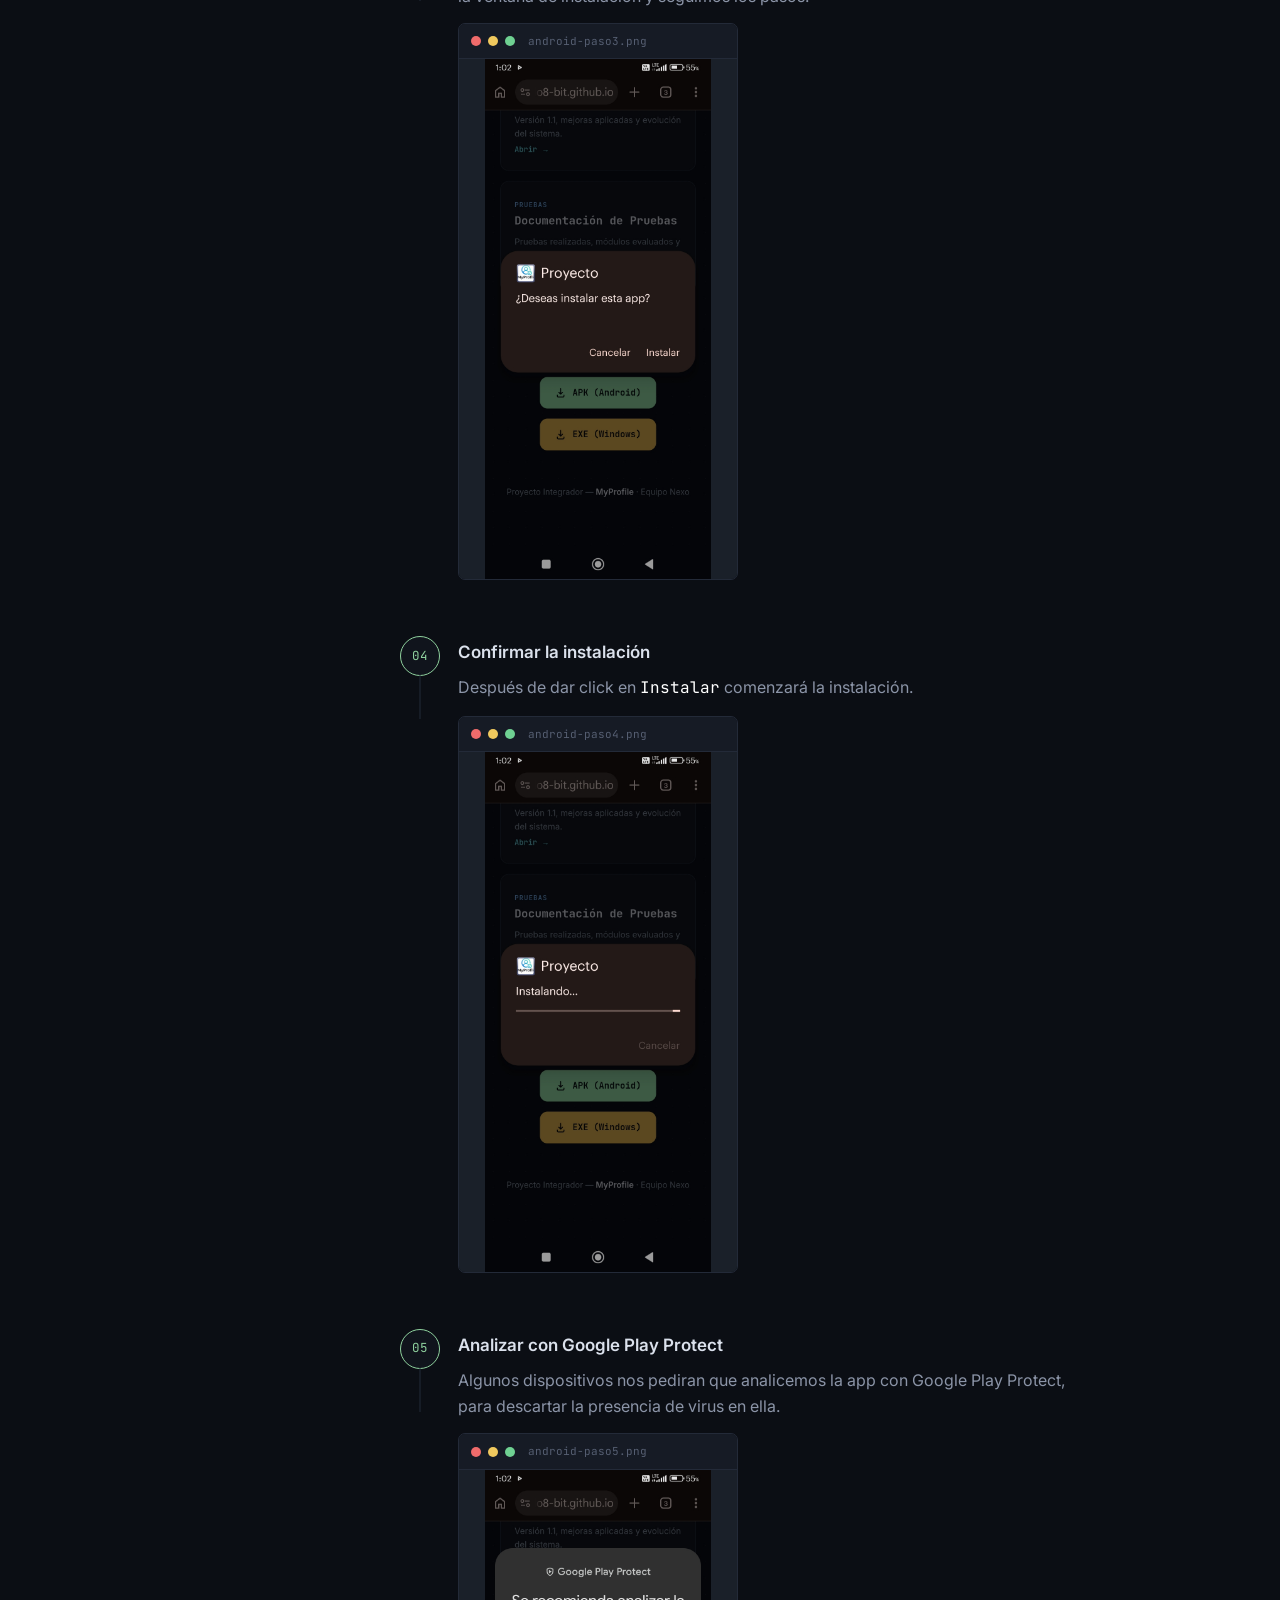
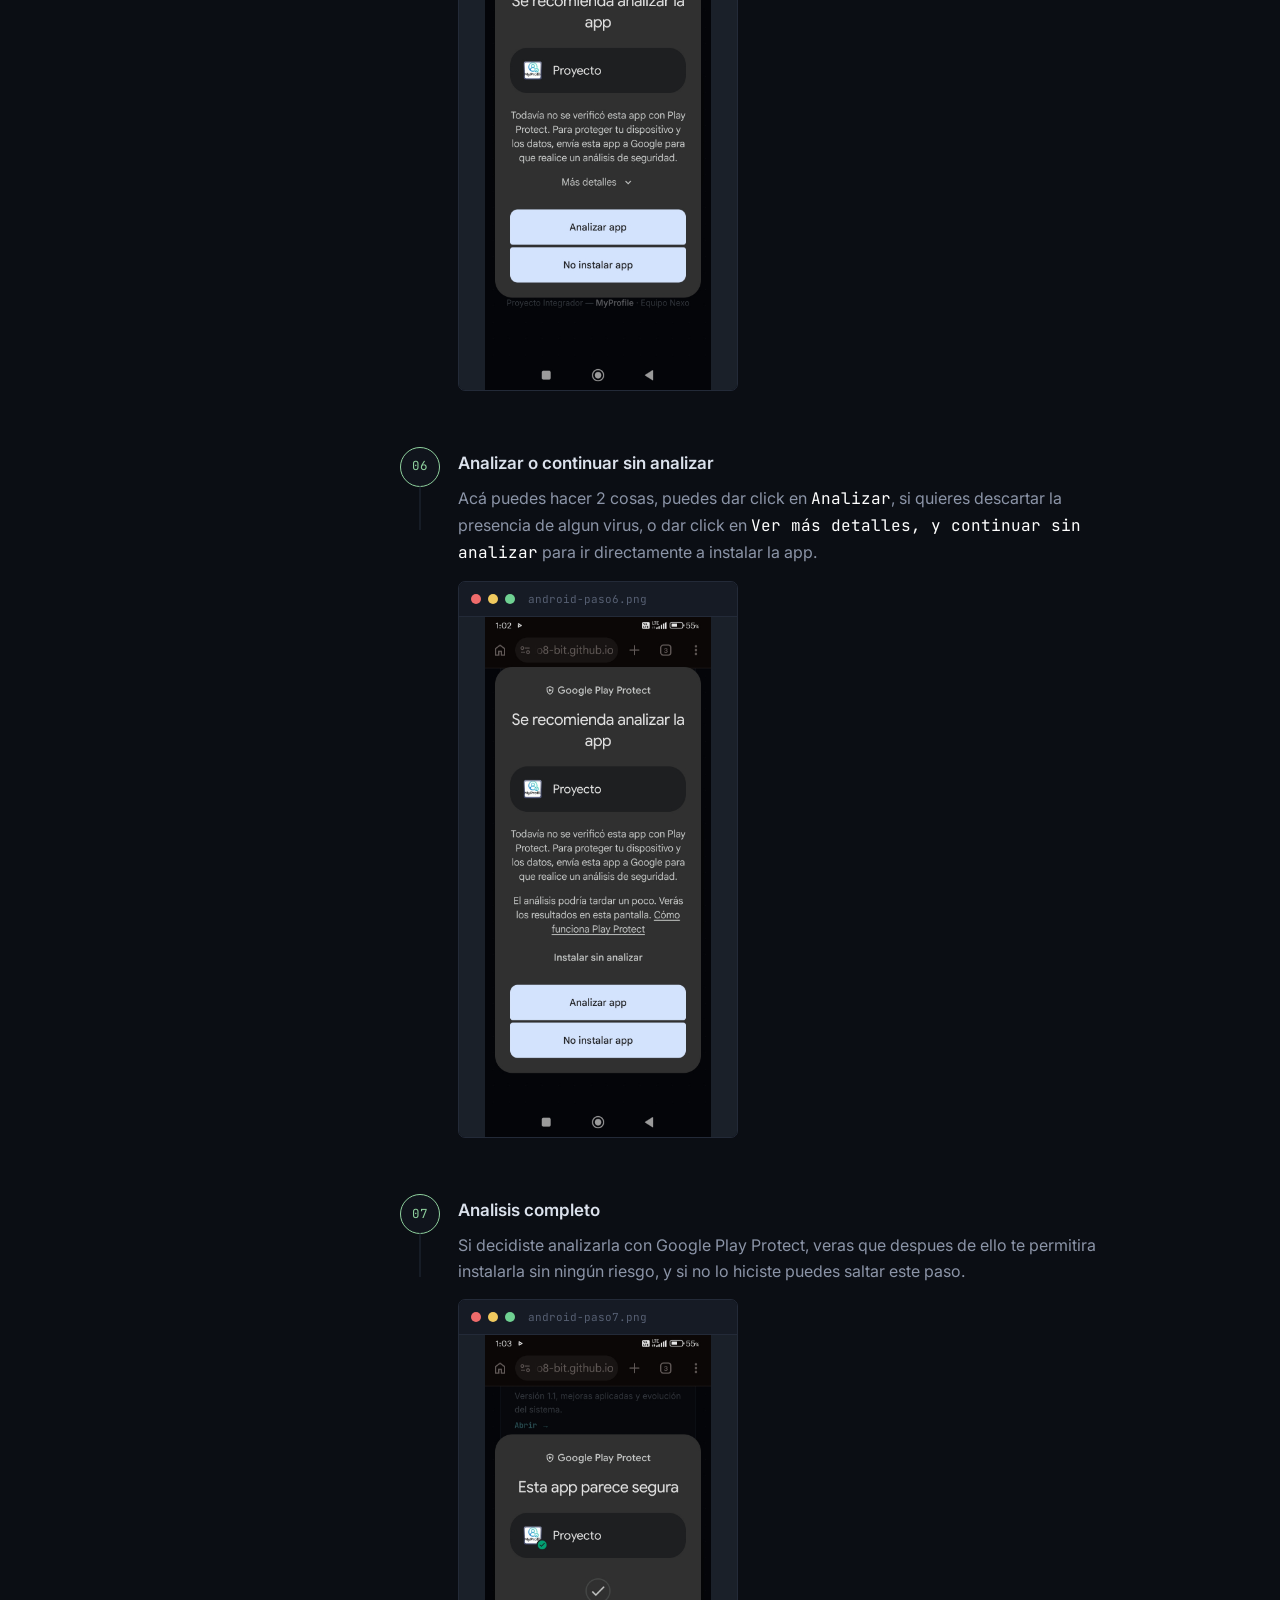
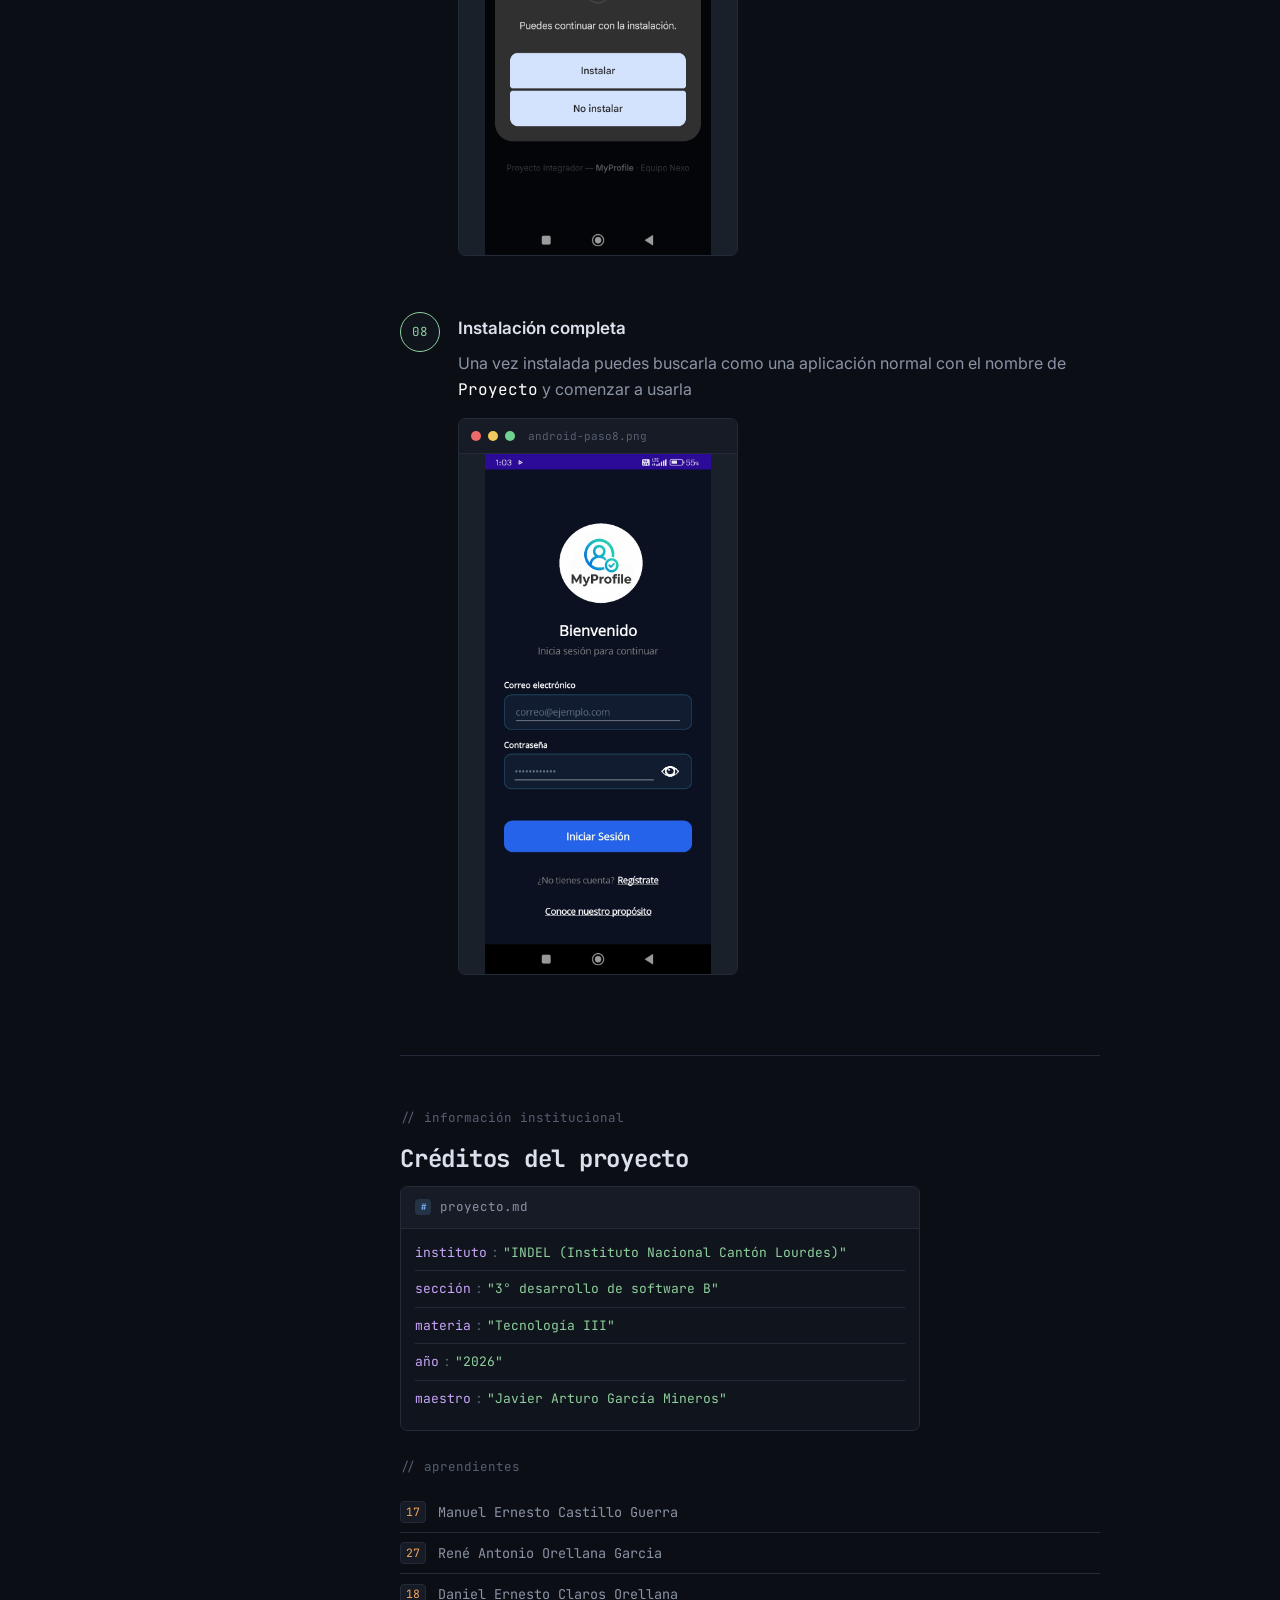
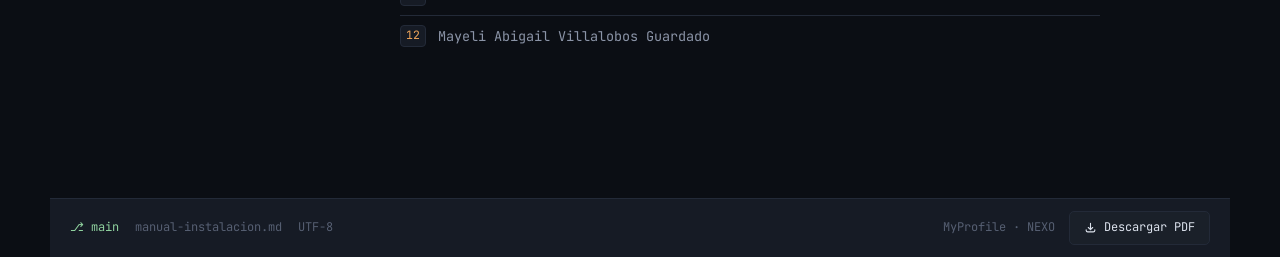
<file: manual-instalacion/index.html>
<!DOCTYPE html>
<html lang="es">
<head>
<meta charset="UTF-8">
<meta name="viewport" content="width=device-width, initial-scale=1.0">
<title>MyProfile — Manual de instalación</title>
<link rel="preconnect" href="https://fonts.googleapis.com">
<link href="https://fonts.googleapis.com/css2?family=Inter:wght@400;500;600;700&family=JetBrains+Mono:wght@400;500;600;700&display=swap" rel="stylesheet">
<style>
  :root{
    --bg: #0b0e14;
    --panel: #10141c;
    --panel-2: #161b25;
    --panel-3: #1a2029;
    --border: #232a38;
    --text: #dbe1ec;
    --text-dim: #8b94a7;
    --text-dimmer: #565f72;
    --purple: #c8a6fa;
    --green: #8fd19e;
    --blue: #7ab8ff;
    --orange: #f2a65a;
    --red-dot: #ef6b6b;
    --yellow-dot: #f0c95e;
    --green-dot: #6fd192;
    --radius: 7px;
  }
  *{box-sizing:border-box;}
  html{scroll-behavior:smooth;}
  @media (prefers-reduced-motion: reduce){
    html{scroll-behavior:auto;}
    *{animation-duration:0.01ms !important; animation-iteration-count:1 !important; transition-duration:0.01ms !important;}
  }
  body{
    margin:0;
    background:var(--bg);
    color:var(--text);
    font-family:'Inter', sans-serif;
    font-size:16px;
    line-height:1.65;
    -webkit-font-smoothing:antialiased;
  }
  a{color:var(--blue);}
  code, .mono{font-family:'JetBrains Mono', monospace;}
  ::selection{background:rgba(122,184,255,.25); color:#fff;}

  /* ---- Scroll progress ---- */
  .scroll-progress{
    position:fixed; top:0; left:0; height:2px; width:0%;
    background:linear-gradient(90deg, var(--blue), var(--purple));
    z-index:10000;
    transition:width .08s linear;
  }

  /* ---- IDE shell ---- */
  .ide{max-width:1180px; margin:0 auto;}

  .titlebar{
    display:flex; align-items:center; gap:16px;
    padding:0 16px;
    height:44px;
    background:var(--panel-2);
    border-bottom:1px solid var(--border);
  }
  .traffic-lights{display:flex; gap:7px; flex:none;}
  .traffic-lights span{width:11px; height:11px; border-radius:50%; display:block;}
  .traffic-lights span:nth-child(1){background:var(--red-dot);}
  .traffic-lights span:nth-child(2){background:var(--yellow-dot);}
  .traffic-lights span:nth-child(3){background:var(--green-dot);}
  .tabs{display:flex; height:100%; flex:1; min-width:0;}
  .tab{
    display:flex; align-items:center; gap:8px;
    padding:0 14px;
    height:100%;
    font-family:'JetBrains Mono', monospace;
    font-size:12.5px;
    color:var(--text-dim);
    border-right:1px solid var(--border);
    white-space:nowrap;
  }
  .tab.active{color:var(--text); background:var(--panel); border-bottom:2px solid var(--blue);}
  .tab-dot{width:6px; height:6px; border-radius:50%; background:var(--orange); flex:none;}
  .titlebar-meta{
    margin-left:auto; flex:none;
    font-family:'JetBrains Mono', monospace;
    font-size:11.5px;
    color:var(--text-dimmer);
    white-space:nowrap;
  }
  @media (max-width:640px){.titlebar-meta{display:none;}}

  .ide-body{
    display:grid;
    grid-template-columns: 220px minmax(0,1fr);
  }
  @media (max-width: 900px){
    .ide-body{grid-template-columns: 1fr;}
  }

  /* ---- Explorer (sidebar) ---- */
  .explorer{
    position:sticky;
    top:44px;
    align-self:start;
    height:calc(100vh - 44px);
    overflow-y:auto;
    padding:22px 14px;
    background:var(--panel);
    border-right:1px solid var(--border);
  }
  @media (max-width: 900px){
    .explorer{
      position:static; height:auto;
      border-right:none; border-bottom:1px solid var(--border);
      padding:12px 16px; display:flex; align-items:center; gap:10px;
      overflow-x:auto;
    }
    .explorer-title{display:none;}
    .file-list{display:flex; gap:4px; flex:none;}
  }
  .explorer-title{
    font-family:'JetBrains Mono', monospace;
    font-size:11.5px;
    letter-spacing:.02em;
    color:var(--text-dimmer);
    margin:0 0 10px 6px;
  }
  .file-list{list-style:none; margin:0; padding:0;}
  .file-link{
    display:flex; align-items:center; gap:9px;
    padding:7px 8px;
    border-radius:5px;
    color:var(--text-dim);
    text-decoration:none;
    font-family:'JetBrains Mono', monospace;
    font-size:13px;
    white-space:nowrap;
    border-left:2px solid transparent;
  }
  .file-link:hover{background:var(--panel-3); color:var(--text);}
  .file-link.active{background:var(--panel-3); color:var(--text); border-left-color:var(--blue);}
  .file-icon{
    display:inline-flex; align-items:center; justify-content:center;
    width:18px; height:18px; border-radius:4px;
    font-size:10.5px; font-weight:700;
    flex:none;
  }
  .file-icon.json{background:rgba(242,166,90,.15); color:var(--orange);}
  .file-icon.sh{background:rgba(143,209,158,.15); color:var(--green);}
  .file-icon.md{background:rgba(122,184,255,.15); color:var(--blue);}

  /* ---- Main column ---- */
  main{padding:0 32px 90px; min-width:0;}
  .content{max-width:700px; margin:0 auto;}

  /* ---- Hero ---- */
  .hero{padding:56px 0 44px; border-bottom:1px solid var(--border);}
  .hero-badges{display:flex; gap:8px; margin-bottom:22px;}
  .badge{
    font-family:'JetBrains Mono', monospace;
    font-size:11.5px;
    padding:4px 10px;
    border-radius:5px;
    border:1px solid var(--border);
    background:var(--panel);
    color:var(--text-dim);
  }
  .hero h1{
    font-family:'JetBrains Mono', monospace;
    font-size:44px;
    line-height:1.05;
    margin:0 0 8px;
    font-weight:700;
    letter-spacing:-0.01em;
  }
  .hero .sub{
    font-size:17px;
    color:var(--text-dim);
    margin:0 0 30px;
    max-width:480px;
  }

  /* ---- Terminal (hero) ---- */
  .terminal{
    border:1px solid var(--border);
    border-radius:var(--radius);
    background:var(--panel);
    overflow:hidden;
    max-width:560px;
  }
  .terminal-bar{
    display:flex; align-items:center; gap:8px;
    padding:9px 12px;
    background:var(--panel-2);
    border-bottom:1px solid var(--border);
  }
  .tl{width:10px; height:10px; border-radius:50%; display:block;}
  .tl.red{background:var(--red-dot);}
  .tl.yellow{background:var(--yellow-dot);}
  .tl.green{background:var(--green-dot);}
  .terminal-title{
    margin-left:6px;
    font-family:'JetBrains Mono', monospace;
    font-size:11.5px;
    color:var(--text-dimmer);
  }
  .terminal-body{padding:16px 16px 18px; font-family:'JetBrains Mono', monospace; font-size:13.5px;}
  .terminal-body .line{color:var(--text-dim); min-height:1.4em;}
  .terminal-body .prompt{color:var(--green);}
  .cursor{display:inline-block; width:7px; height:14px; background:var(--text); margin-left:2px; vertical-align:-2px; animation:blink 1s step-end infinite;}
  @keyframes blink{50%{opacity:0;}}
  .progress-row{display:flex; align-items:center; gap:10px; margin-top:10px;}
  .progress-track{flex:1; height:6px; border-radius:3px; background:var(--panel-3); overflow:hidden;}
  .progress-fill{height:100%; width:0%; background:linear-gradient(90deg, var(--blue), var(--purple)); transition:width 1.1s ease;}
  .progress-label{color:var(--text-dimmer); font-size:12px; width:34px; text-align:right;}
  .terminal-body .result{color:var(--green); margin-top:10px;}

  /* ---- Sections ---- */
  section{padding:52px 0; border-bottom:1px solid var(--border);}
  section:last-of-type{border-bottom:none;}
  .comment{
    font-family:'JetBrains Mono', monospace;
    font-size:12.5px;
    color:var(--text-dimmer);
    margin:0 0 10px;
  }
  h2{
    font-family:'JetBrains Mono', monospace;
    font-size:24px;
    margin:0 0 8px;
    font-weight:700;
    letter-spacing:-0.01em;
  }
  .section-intro{color:var(--text-dim); margin:0 0 28px; max-width:580px;}
  p{margin:0 0 14px;}

  /* ---- Manifest / JSON-style cards ---- */
  .manifest{
    display:grid;
    grid-template-columns: 1fr 1fr;
    gap:14px;
  }
  @media (max-width:640px){.manifest{grid-template-columns:1fr;}}
  .manifest-file{
    background:var(--panel);
    border:1px solid var(--border);
    border-radius:var(--radius);
    overflow:hidden;
  }
  .manifest-head{
    display:flex; align-items:center; gap:9px;
    padding:10px 14px;
    background:var(--panel-2);
    border-bottom:1px solid var(--border);
    font-family:'JetBrains Mono', monospace;
    font-size:12.5px;
    color:var(--text-dim);
  }
  .file-icon.sm{width:16px; height:16px; font-size:9px;}
  .kv-list{margin:0; padding:14px; list-style:none;}
  .kv-list li{
    padding:8px 0;
    border-top:1px solid var(--border);
    font-family:'JetBrains Mono', monospace;
    font-size:13px;
    line-height:1.5;
  }
  .kv-list li:first-child{border-top:none; padding-top:0;}
  .key{color:var(--purple);}
  .colon{color:var(--text-dimmer); margin:0 4px;}
  .val{color:var(--green);}

  .manifest.single{grid-template-columns:1fr; max-width:520px;}

  /* ---- Team list (créditos) ---- */
  .team-list{list-style:none; margin:14px 0 0; padding:0; font-family:'JetBrains Mono', monospace; font-size:13.5px;}
  .team-list li{
    display:flex; align-items:center; gap:12px;
    padding:9px 0;
    border-top:1px solid var(--border);
    color:var(--text-dim);
  }
  .team-list li:first-child{border-top:none;}
  .team-num{
    display:inline-flex; align-items:center; justify-content:center;
    min-width:26px; height:22px; padding:0 4px;
    border-radius:4px;
    background:var(--panel-2);
    border:1px solid var(--border);
    color:var(--orange);
    font-size:11.5px;
  }

  /* ---- Pipeline / steps ---- */
  .pipeline{position:relative; margin-top:6px;}
  .step{
    display:grid;
    grid-template-columns: 40px 1fr;
    gap:18px;
    padding:28px 0;
    position:relative;
  }
  .step:first-child{padding-top:0;}
  .step-node{
    position:relative;
    width:40px; height:40px;
    border-radius:50%;
    border:1px solid var(--border);
    background:var(--panel);
    display:flex; align-items:center; justify-content:center;
    z-index:1;
  }
  .step-node::after{
    content:"";
    position:absolute;
    top:100%; left:50%; transform:translateX(-50%);
    width:1px; height:44px;
    background:var(--border);
  }
  .step:last-child .step-node::after{display:none;}
  .step-index{
    font-family:'JetBrains Mono', monospace;
    font-size:12.5px;
    color:var(--text-dimmer);
  }
  .step.seen .step-node{border-color:var(--green);}
  .step.seen .step-index{color:var(--green);}
  .step-body h4{
    margin:2px 0 8px;
    font-size:17px;
    font-weight:600;
  }
  .step-body p{color:var(--text-dim);}

  .shot{
    border:1px solid var(--border);
    border-radius:var(--radius);
    overflow:hidden;
    margin-top:14px;
    background:var(--panel);
  }
  .shot-bar{
    display:flex; align-items:center; gap:7px;
    padding:8px 12px;
    background:var(--panel-2);
    border-bottom:1px solid var(--border);
  }
  .shot-name{
    margin-left:6px;
    font-family:'JetBrains Mono', monospace;
    font-size:11px;
    color:var(--text-dimmer);
  }
  .zoomable-img{
    display:block;
    width:100%;
    height:auto;
    min-height:180px;
    background:var(--panel-3);
    cursor:zoom-in;
    transition:opacity .2s ease;
    object-fit:cover;
  }
  .zoomable-img:hover{opacity:.92;}

  /* ---- Ajuste para las capturas verticales de Android ---- */
  #instalacion-android .shot {
    max-width: 280px;
    margin-top: 14px;
  }
  #instalacion-android .zoomable-img {
    max-height: 520px;
    object-fit: contain;
  }

  /* ---- Lightbox Modal ---- */
  .modal{
    display:none;
    position:fixed;
    z-index:9999;
    left:0; top:0;
    width:100%; height:100%;
    background-color:rgba(6, 8, 12, 0.92);
    backdrop-filter:blur(5px);
    padding:20px;
    align-items:center;
    justify-content:center;
    flex-direction:column;
  }
  .modal-frame{
    max-width:90%; max-height:85vh;
    border:1px solid var(--border);
    border-radius:var(--radius);
    overflow:hidden;
    box-shadow:0 12px 40px rgba(0,0,0,0.8);
    animation:zoomAnim 0.2s ease-out;
    background:var(--panel);
    display:flex; flex-direction:column;
  }
  .modal-bar{display:flex; align-items:center; gap:7px; padding:8px 12px; background:var(--panel-2); border-bottom:1px solid var(--border);}
  .modal-content{max-width:100%; max-height:78vh; display:block;}
  .modal-caption{
    padding:10px 14px;
    color:var(--text-dimmer);
    font-family:'JetBrains Mono', monospace;
    font-size:12px;
  }
  .modal-close{
    position:absolute;
    top:20px;
    right:30px;
    color:var(--text);
    font-size:30px;
    font-weight:bold;
    cursor:pointer;
  }
  @keyframes zoomAnim{
    from {transform:scale(0.94); opacity:0;}
    to {transform:scale(1); opacity:1;}
  }

  /* ---- Status bar (footer) ---- */
  .statusbar{
    max-width:1180px; margin:0 auto;
    display:flex; justify-content:space-between; align-items:center;
    flex-wrap:wrap; gap:12px;
    padding:12px 20px;
    background:var(--panel-2);
    border-top:1px solid var(--border);
    font-family:'JetBrains Mono', monospace;
    font-size:12px;
    color:var(--text-dimmer);
  }
  .statusbar-left{display:flex; gap:16px; flex-wrap:wrap;}
  .statusbar-left .branch{color:var(--green);}
  .statusbar-right{display:flex; align-items:center; gap:14px;}
  .btn-download{
    display:inline-flex;
    align-items:center;
    gap:7px;
    padding:6px 14px;
    background:var(--panel-3);
    color:var(--text);
    border:1px solid var(--border);
    border-radius:5px;
    text-decoration:none;
    font-family:'JetBrains Mono', monospace;
    font-size:12px;
    transition:all 0.15s ease;
  }
  .btn-download:hover{
    background:var(--blue);
    color:#0b0e14;
    border-color:var(--blue);
  }
  .btn-download svg{width:13px; height:13px;}
</style>
</head>
<body>

<div class="scroll-progress" id="scrollProgress"></div>

<div class="ide">
  <div class="titlebar">
    <div class="traffic-lights"><span></span><span></span><span></span></div>
    <div class="tabs">
      <div class="tab active"><span class="tab-dot"></span>manual-instalacion.md</div>
    </div>
    <div class="titlebar-meta">MyProfile · docs</div>
  </div>

  <div class="ide-body">
    <aside class="explorer">
      <p class="explorer-title">▸ myprofile</p>
      <ul class="file-list">
        <li><a href="#requisitos" class="file-link"><span class="file-icon json">{ }</span>requisitos</a></li>
        <li><a href="#instalacion-pc" class="file-link"><span class="file-icon sh">$</span>instalación-pc</a></li>
        <li><a href="#instalacion-android" class="file-link"><span class="file-icon sh">$</span>instalación-android</a></li>
        <li><a href="#creditos" class="file-link"><span class="file-icon md">#</span>créditos</a></li>
      </ul>
    </aside>

    <main>
      <div class="content">

        <div class="hero">
          <div class="hero-badges">
            <span class="badge">windows</span>
            <span class="badge">android</span>
          </div>
          <h1>MyProfile</h1>
          <p class="sub">Manual de instalación paso a paso para dispositivos Android y PC (Windows).</p>

          <div class="terminal">
            <div class="terminal-bar">
              <span class="tl red"></span><span class="tl yellow"></span><span class="tl green"></span>
              <span class="terminal-title">bash — setup.sh</span>
            </div>
            <div class="terminal-body">
              <div class="line"><span class="prompt">$</span> <span id="typedCmd"></span><span class="cursor" id="cmdCursor"></span></div>
              <div class="progress-row" id="progressRow" style="display:none;">
                <div class="progress-track"><div class="progress-fill" id="progressFill"></div></div>
                <div class="progress-label" id="progressLabel">0%</div>
              </div>
              <div class="result" id="terminalResult" style="display:none;">[✓] Guía de instalación lista para PC y Android</div>
            </div>
          </div>
        </div>

        <!-- REQUISITOS -->
        <section id="requisitos">
          <p class="comment">// antes de empezar</p>
          <h2>Requisitos del sistema</h2>
          <p class="section-intro">Para la correcta instalación de la app MyProfile, el dispositivo o equipo debe cumplir con las siguientes especificaciones mínimas.</p>

          <div class="manifest">
            <div class="manifest-file">
              <div class="manifest-head"><span class="file-icon json sm">{ }</span>android.json</div>
              <ul class="kv-list">
                <li><span class="key">sistemaOperativo</span><span class="colon">:</span><span class="val">"Android 5.0 (Lollipop / API nivel 21) o superior"</span></li>
                <li><span class="key">arquitectura</span><span class="colon">:</span><span class="val">"ARM 32/64 bits (ARM64) y x86/x86_64"</span></li>
                <li><span class="key">memoriaRAM</span><span class="colon">:</span><span class="val">"2 GB mínimo recomendado"</span></li>
                <li><span class="key">formatoArchivo</span><span class="colon">:</span><span class="val">".APK"</span></li>
              </ul>
            </div>
            <div class="manifest-file">
              <div class="manifest-head"><span class="file-icon json sm">{ }</span>windows.json</div>
              <ul class="kv-list">
                <li><span class="key">sistemaOperativo</span><span class="colon">:</span><span class="val">"Windows 10 (v1809+) o Windows 11"</span></li>
                <li><span class="key">arquitectura</span><span class="colon">:</span><span class="val">"x86, x64 o ARM64"</span></li>
                <li><span class="key">memoriaRAM</span><span class="colon">:</span><span class="val">"4 GB mínimo, 8 GB recomendado"</span></li>
                <li><span class="key">formatoArchivo</span><span class="colon">:</span><span class="val">".EXE / .MSI"</span></li>
              </ul>
            </div>
          </div>
        </section>

        <!-- INSTALACIÓN EN PC (WINDOWS) -->
        <section id="instalacion-pc">
          <p class="comment">// instalación en computadora</p>
          <h2>Cómo instalar en PC (Windows)</h2>
          <p class="section-intro">Sigue estos pasos para llevar a cabo la instalación del programa en tu equipo con Windows.</p>

          <div class="pipeline">

            <div class="step">
              <div class="step-node"><span class="step-index">01</span></div>
              <div class="step-body">
                <h4>Ejecutar el instalador</h4>
                <p>Abre la carpeta donde elegiste que se descargara el archivo <code style="color: white;">Proyecto-Setup.exe</code> y haz doble clic sobre el archivo. Es probable que te salga una ventana azul diciendo que Windows protegio su PC, pero no te preocupes, es porque lo descargas desde un sitio web.</p>
                <div class="shot">
                  <div class="shot-bar"><span class="tl red"></span><span class="tl yellow"></span><span class="tl green"></span><span class="shot-name">pc-paso1.png</span></div>
                  <img src="./imagenes/1.png" alt="Paso 1 PC: Ejecutar instalador" class="zoomable-img" onclick="openModal(this)">
                </div>
              </div>
            </div>

            <div class="step">
              <div class="step-node"><span class="step-index">02</span></div>
              <div class="step-body">
                <h4>Conceder permisos</h4>
                <p>Damos click en donde dice <code style="color:white">"Más información"</code> y luego en el botón que dice <code style="color: white;">"Ejecutar de todas formas"</code>.</p>
                <div class="shot">
                  <div class="shot-bar"><span class="tl red"></span><span class="tl yellow"></span><span class="tl green"></span><span class="shot-name">pc-paso2.png</span></div>
                  <img src="./imagenes/2.png" alt="Paso 2 PC: Otorgar permisos de administrador" class="zoomable-img" onclick="openModal(this)">
                </div>
              </div>
            </div>

            <div class="step">
              <div class="step-node"><span class="step-index">03</span></div>
              <div class="step-body">
                <h4>Configuración de la instalación</h4>
                <p>Damos clic en el botón que dice <code style="color: white;">Next</code> para aceptar que los archivos necesarios se descarguen en el disco local C:</p>
                <div class="shot">
                  <div class="shot-bar"><span class="tl red"></span><span class="tl yellow"></span><span class="tl green"></span><span class="shot-name">pc-paso3.png</span></div>
                  <img src="./imagenes/3.png" alt="Paso 3 PC: Selección de idioma y acuerdo de licencia" class="zoomable-img" onclick="openModal(this)">
                </div>
              </div>
            </div>

            <div class="step">
              <div class="step-node"><span class="step-index">04</span></div>
              <div class="step-body">
                <h4>Confirmar acceso direncto en el Escritorio</h4>
                <p>Con el botón <code style="color:white">Next</code> aceptamos que se cree un acceso directo en el escritorio para poder acceder fácilmente al programa.</p>
                <div class="shot">
                  <div class="shot-bar"><span class="tl red"></span><span class="tl yellow"></span><span class="tl green"></span><span class="shot-name">pc-paso4.png</span></div>
                  <img src="./imagenes/4.png" alt="Paso 4 PC: Elegir carpeta de destino" class="zoomable-img" onclick="openModal(this)">
                </div>
              </div>
            </div>

            <div class="step">
              <div class="step-node"><span class="step-index">05</span></div>
              <div class="step-body">
                <h4>Iniciar proceso de instalación</h4>
                <p>Haz clic en el botón <code style="color:white">Install</code> y espera a que la barra de progreso complete la extracción de archivos y estará listo para usarse.</p>
                <div class="shot">
                  <div class="shot-bar"><span class="tl red"></span><span class="tl yellow"></span><span class="tl green"></span><span class="shot-name">pc-paso5.png</span></div>
                  <img src="./imagenes/6.png" alt="Paso 5 PC: Progreso de la instalación" class="zoomable-img" onclick="openModal(this)">
                </div>
              </div>
            </div>

            <div class="step">
              <div class="step-node"><span class="step-index">06</span></div>
              <div class="step-body">
                <h4>Finalizar e iniciar la aplicación</h4>
                <p>Haz clic en <code style="color: white;">Finish</code>. Marca la casilla para abrir el programa automáticamente y comprobar su funcionamiento.</p>
                <div class="shot">
                  <div class="shot-bar"><span class="tl red"></span><span class="tl yellow"></span><span class="tl green"></span><span class="shot-name">pc-paso6.png</span></div>
                  <img src="./imagenes/7.png" alt="Paso 6 PC: Finalización del asistente e interfaz principal" class="zoomable-img" onclick="openModal(this)">
                </div>
              </div>
            </div>

          </div>
        </section>

        <!-- INSTALACIÓN EN ANDROID -->
        <section id="instalacion-android">
          <p class="comment">// instalación en móvil</p>
          <h2>Cómo instalar en Android</h2>
          <p class="section-intro">Sigue estos pasos para instalar el paquete de la aplicación (<code>.apk</code>) en tu dispositivo móvil Android.</p>

          <div class="pipeline">

            <div class="step">
              <div class="step-node"><span class="step-index">01</span></div>
              <div class="step-body">
                <h4>Descargar el archivo APK</h4>
                <p>Descarga el archivo de instalación desde la página web <code style="color: white;">MyProfile.apk</code> en tu teléfono. Mostrará un mensaje que es psoible que el archivo sea dañino, pero es normal, pues es una medida de seguridad porque descargas un archivo desde un sitio web.s</p>
                <div class="shot">
                  <div class="shot-bar"><span class="tl red"></span><span class="tl yellow"></span><span class="tl green"></span><span class="shot-name">android-paso1.png</span></div>
                  <img src="./imagenes/android/1.jpeg" alt="Paso 1 Android: Descargar el archivo APK" class="zoomable-img" onclick="openModal(this)">
                </div>
              </div>
            </div>

            <div class="step">
              <div class="step-node"><span class="step-index">02</span></div>
              <div class="step-body">
                <h4>Descarga iniciada</h4>
                <p>Acá verás que la app comienza a descargarse y debes de saber que una vez descargado debes dar click en la notificación para que comienze a instalarse.</p>
                <div class="shot">
                  <div class="shot-bar"><span class="tl red"></span><span class="tl yellow"></span><span class="tl green"></span><span class="shot-name">android-paso2.png</span></div>
                  <img src="./imagenes/android/2.jpeg" alt="Paso 2 Android: Descarga iniciada" class="zoomable-img" onclick="openModal(this)">
                </div>
              </div>
            </div>

            <div class="step">
              <div class="step-node"><span class="step-index">03</span></div>
              <div class="step-body">
                <h4>Abrir el archivo APK</h4>
                <p>Después de dar click en la notificación de que se descargo el programa, se nos abrirá la ventana de instalación y seguimos los pasos.</p>
                <div class="shot">
                  <div class="shot-bar"><span class="tl red"></span><span class="tl yellow"></span><span class="tl green"></span><span class="shot-name">android-paso3.png</span></div>
                  <img src="./imagenes/android/3.jpeg" alt="Paso 3 Android: Abrir el archivo APK" class="zoomable-img" onclick="openModal(this)">
                </div>
              </div>
            </div>

            <div class="step">
              <div class="step-node"><span class="step-index">04</span></div>
              <div class="step-body">
                <h4>Confirmar la instalación</h4>
                <p>Después de dar click en <code style="color: white;">Instalar</code> comenzará la instalación.</p>
                <div class="shot">
                  <div class="shot-bar"><span class="tl red"></span><span class="tl yellow"></span><span class="tl green"></span><span class="shot-name">android-paso4.png</span></div>
                  <img src="./imagenes/android/4.jpeg" alt="Paso 4 Android: Confirmar la instalación" class="zoomable-img" onclick="openModal(this)">
                </div>
              </div>
            </div>

            <div class="step">
              <div class="step-node"><span class="step-index">05</span></div>
              <div class="step-body">
                <h4>Analizar con Google Play Protect</h4>
                <p>Algunos dispositivos nos pediran que analicemos la app con Google Play Protect, para descartar la presencia de virus en ella.</p>
                <div class="shot">
                  <div class="shot-bar"><span class="tl red"></span><span class="tl yellow"></span><span class="tl green"></span><span class="shot-name">android-paso5.png</span></div>
                  <img src="./imagenes/android/5.jpeg" alt="Paso 5 Android: Analizar con Google Play Protect" class="zoomable-img" onclick="openModal(this)">
                </div>
              </div>
            </div>

            <div class="step">
              <div class="step-node"><span class="step-index">06</span></div>
              <div class="step-body">
                <h4>Analizar o continuar sin analizar</h4>
                <p>Acá puedes hacer 2 cosas, puedes dar click en <code style="color:white;">Analizar</code>, si quieres descartar la presencia de algun virus, o dar click en <code style="color: white;">Ver más detalles, y continuar sin analizar</code> para ir directamente a instalar la app.  </p>
                <div class="shot">
                  <div class="shot-bar"><span class="tl red"></span><span class="tl yellow"></span><span class="tl green"></span><span class="shot-name">android-paso6.png</span></div>
                  <img src="./imagenes/android/6.jpeg" alt="Paso 6 Android: Analizar o continuar sin analizar" class="zoomable-img" onclick="openModal(this)">
                </div>
              </div>
            </div>

            <div class="step">
              <div class="step-node"><span class="step-index">07</span></div>
              <div class="step-body">
                <h4>Analisis completo</h4>
                <p>Si decidiste analizarla con Google Play Protect, veras que despues de ello te permitira instalarla sin ningún riesgo, y si no lo hiciste puedes saltar este paso.</p>
                <div class="shot">
                  <div class="shot-bar"><span class="tl red"></span><span class="tl yellow"></span><span class="tl green"></span><span class="shot-name">android-paso7.png</span></div>
                  <img src="./imagenes/android/7.jpeg" alt="Paso 7 Android: Analisis completo" class="zoomable-img" onclick="openModal(this)">
                </div>
              </div>
            </div>

            <div class="step">
              <div class="step-node"><span class="step-index">08</span></div>
              <div class="step-body">
                <h4>Instalación completa</h4>
                <p>Una vez instalada puedes buscarla como una aplicación normal con el nombre de <code style="color: white;">Proyecto</code> y comenzar a usarla</p>
                <div class="shot">
                  <div class="shot-bar"><span class="tl red"></span><span class="tl yellow"></span><span class="tl green"></span><span class="shot-name">android-paso8.png</span></div>
                  <img src="./imagenes/android/8.jpeg" alt="Paso 8 Android: Instalación completa" class="zoomable-img" onclick="openModal(this)">
                </div>
              </div>
            </div>

          </div>
        </section>

        <!-- CRÉDITOS -->
        <section id="creditos">
          <p class="comment">// información institucional</p>
          <h2>Créditos del proyecto</h2>

          <div class="manifest single">
            <div class="manifest-file">
              <div class="manifest-head"><span class="file-icon md sm">#</span>proyecto.md</div>
              <ul class="kv-list">
                <li><span class="key">instituto</span><span class="colon">:</span><span class="val">"INDEL (Instituto Nacional Cantón Lourdes)"</span></li>
                <li><span class="key">sección</span><span class="colon">:</span><span class="val">"3° desarrollo de software B"</span></li>
                <li><span class="key">materia</span><span class="colon">:</span><span class="val">"Tecnología III"</span></li>
                <li><span class="key">año</span><span class="colon">:</span><span class="val">"2026"</span></li>
                <li><span class="key">maestro</span><span class="colon">:</span><span class="val">"Javier Arturo García Mineros"</span></li>
              </ul>
            </div>
          </div>

          <p class="comment" style="margin-top:26px;">// aprendientes</p>
          <ul class="team-list">
            <li><span class="team-num">17</span>Manuel Ernesto Castillo Guerra</li>
            <li><span class="team-num">27</span>René Antonio Orellana Garcia</li>
            <li><span class="team-num">18</span>Daniel Ernesto Claros Orellana</li>
            <li><span class="team-num">12</span>Mayeli Abigail Villalobos Guardado</li>
          </ul>
        </section>

      </div>
    </main>
  </div>
</div>

<!-- STATUS BAR -->
<footer class="statusbar">
  <div class="statusbar-left">
    <span class="branch">⎇ main</span>
    <span>manual-instalacion.md</span>
    <span>UTF-8</span>
  </div>
  <div class="statusbar-right">
    <span>MyProfile · NEXO</span>
    <a href="archivos/manual.pdf" download="Manual_Instalacion_MyProfile.pdf" class="btn-download">
      <svg fill="none" stroke="currentColor" stroke-width="2" viewBox="0 0 24 24"><path stroke-linecap="round" stroke-linejoin="round" d="M4 16v1a3 3 0 003 3h10a3 3 0 003-3v-1m-4-4l-4 4m0 0l-4-4m4 4V4"></path></svg>
      Descargar PDF
    </a>
  </div>
</footer>

<!-- MODAL PARA AGRANDAR IMÁGENES -->
<div id="imgModal" class="modal" onclick="closeModal()">
  <span class="modal-close" onclick="closeModal()">&times;</span>
  <div class="modal-frame" onclick="event.stopPropagation()">
    <div class="modal-bar"><span class="tl red"></span><span class="tl yellow"></span><span class="tl green"></span></div>
    <img class="modal-content" id="modalImg" alt="Imagen ampliada">
    <div id="modalCaption" class="modal-caption"></div>
  </div>
</div>

<script>
  // Control de Modal de imágenes
  function openModal(imgElement) {
    const modal = document.getElementById("imgModal");
    const modalImg = document.getElementById("modalImg");
    const captionText = document.getElementById("modalCaption");
    modal.style.display = "flex";
    modalImg.src = imgElement.src;
    captionText.innerHTML = imgElement.alt;
  }

  function closeModal() {
    document.getElementById("imgModal").style.display = "none";
  }

  document.addEventListener('keydown', function(e) {
    if (e.key === "Escape") {
      closeModal();
    }
  });

  // Resaltado de archivo activo en el explorador según el desplazamiento
  const links = document.querySelectorAll('.file-link');
  const sections = document.querySelectorAll('main section');
  const navObserver = new IntersectionObserver((entries)=>{
    entries.forEach(entry=>{
      const id = entry.target.getAttribute('id');
      const link = document.querySelector('.file-link[href="#'+id+'"]');
      if(!link) return;
      if(entry.isIntersecting){
        links.forEach(l=>l.classList.remove('active'));
        link.classList.add('active');
      }
    });
  }, {rootMargin:'-20% 0px -70% 0px'});
  sections.forEach(s=>navObserver.observe(s));

  // Nodo "completado" en el pipeline de instalación al hacer scroll
  const stepObserver = new IntersectionObserver((entries)=>{
    entries.forEach(entry=>{
      if(entry.isIntersecting){
        entry.target.classList.add('seen');
      }
    });
  }, {rootMargin:'0px 0px -30% 0px'});
  document.querySelectorAll('.step').forEach(s=>stepObserver.observe(s));

  // Barra de progreso de scroll
  const scrollBar = document.getElementById('scrollProgress');
  function updateScrollProgress(){
    const h = document.documentElement;
    const scrolled = (h.scrollTop) / (h.scrollHeight - h.clientHeight) * 100;
    scrollBar.style.width = (isFinite(scrolled) ? scrolled : 0) + '%';
  }
  document.addEventListener('scroll', updateScrollProgress);
  updateScrollProgress();

  // Animación de terminal en el hero
  (function(){
    const reduced = window.matchMedia('(prefers-reduced-motion: reduce)').matches;
    const cmdEl = document.getElementById('typedCmd');
    const cursorEl = document.getElementById('cmdCursor');
    const progressRow = document.getElementById('progressRow');
    const progressFill = document.getElementById('progressFill');
    const progressLabel = document.getElementById('progressLabel');
    const resultEl = document.getElementById('terminalResult');
    const command = './MyProfile-Setup.sh --instalar';

    if(!cmdEl) return;

    if (reduced) {
      cmdEl.textContent = command;
      if(cursorEl) cursorEl.style.display = 'none';
      if(progressRow) progressRow.style.display = 'flex';
      if(progressFill) progressFill.style.width = '100%';
      if(progressLabel) progressLabel.textContent = '100%';
      if(resultEl) resultEl.style.display = 'block';
      return;
    }

    let i = 0;
    function typeChar(){
      if(i < command.length){
        cmdEl.textContent += command.charAt(i);
        i++;
        setTimeout(typeChar, 38);
      } else {
        setTimeout(startProgress, 450);
      }
    }
    function startProgress(){
      if(cursorEl) cursorEl.style.display = 'none';
      if(progressRow) progressRow.style.display = 'flex';
      requestAnimationFrame(()=>{ if(progressFill) progressFill.style.width = '100%'; });
      let pct = 0;
      const interval = setInterval(()=>{
        pct = Math.min(100, pct + Math.round(8 + Math.random()*14));
        if(progressLabel) progressLabel.textContent = pct + '%';
        if(pct >= 100){
          clearInterval(interval);
          if(progressLabel) progressLabel.textContent = '100%';
          setTimeout(()=>{ if(resultEl) resultEl.style.display = 'block'; }, 150);
        }
      }, 120);
    }
    setTimeout(typeChar, 500);
  })();
</script>
</body>
</html>
</file>
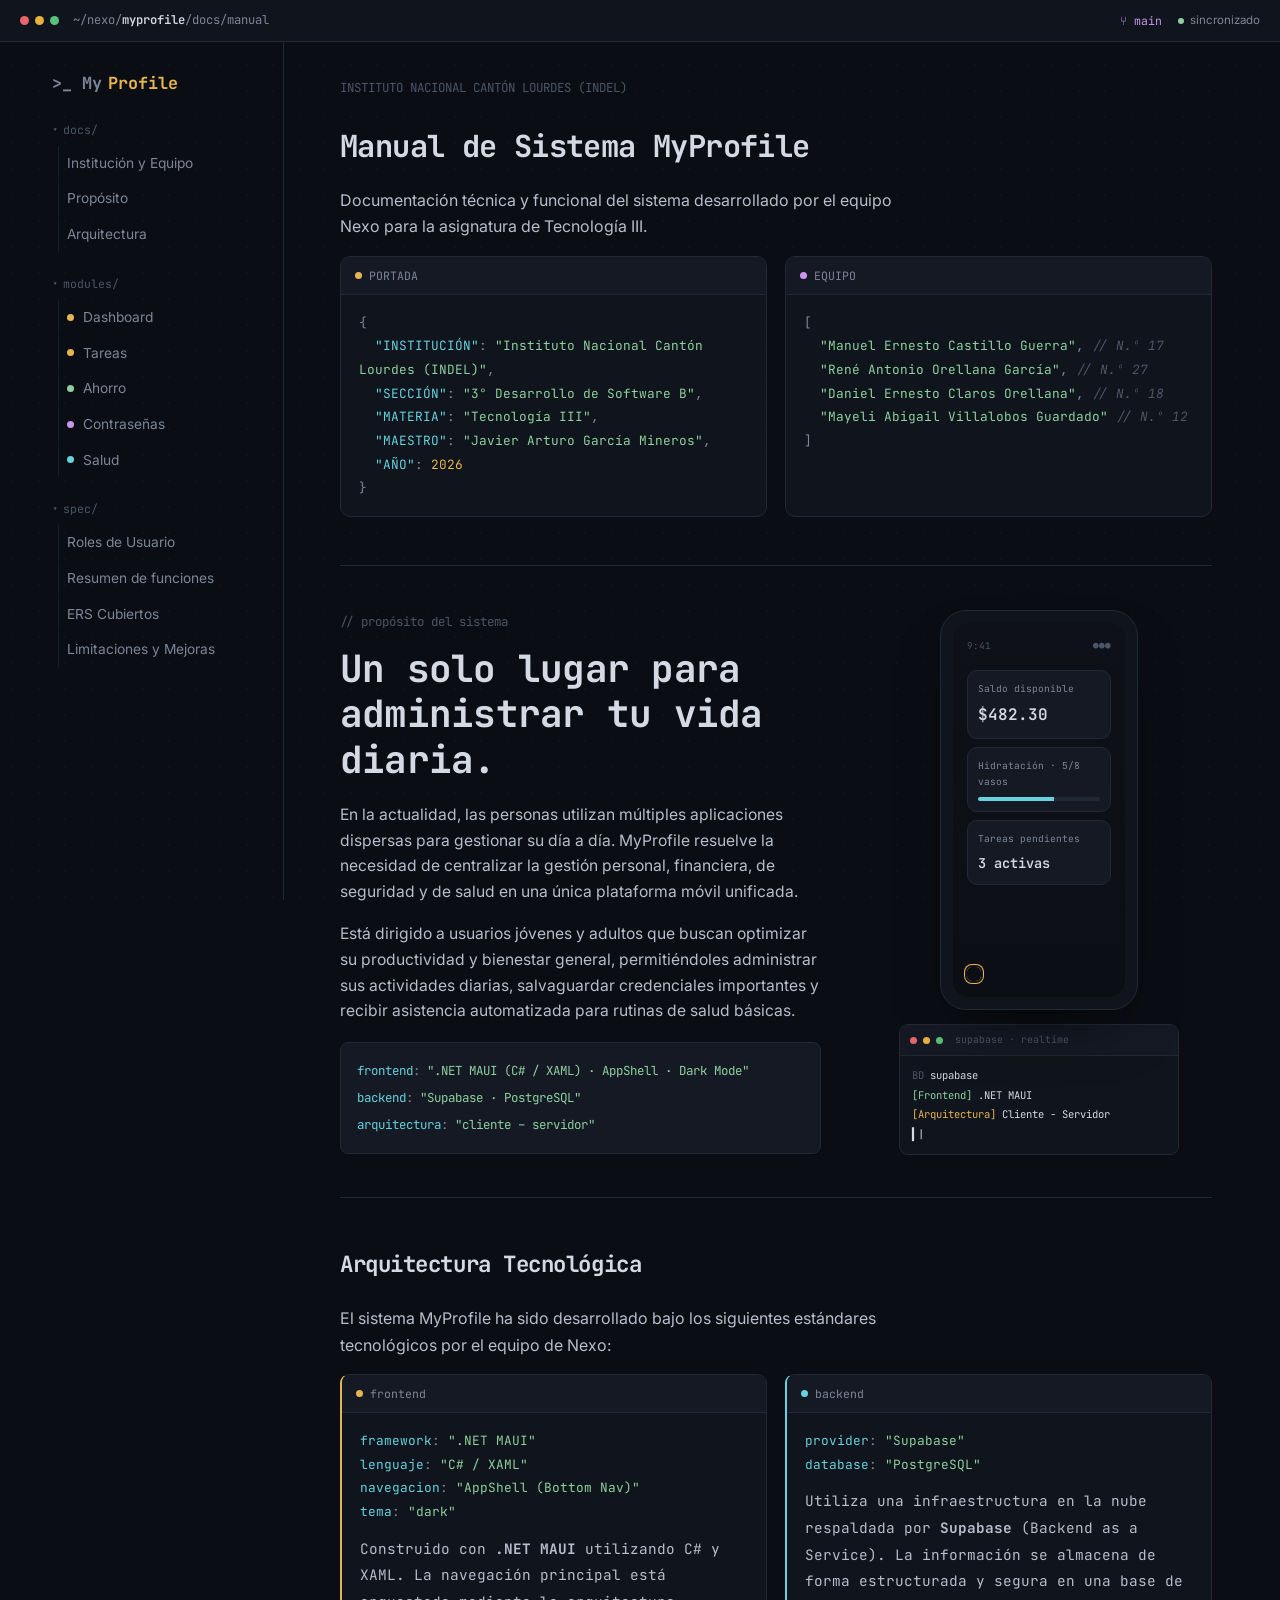
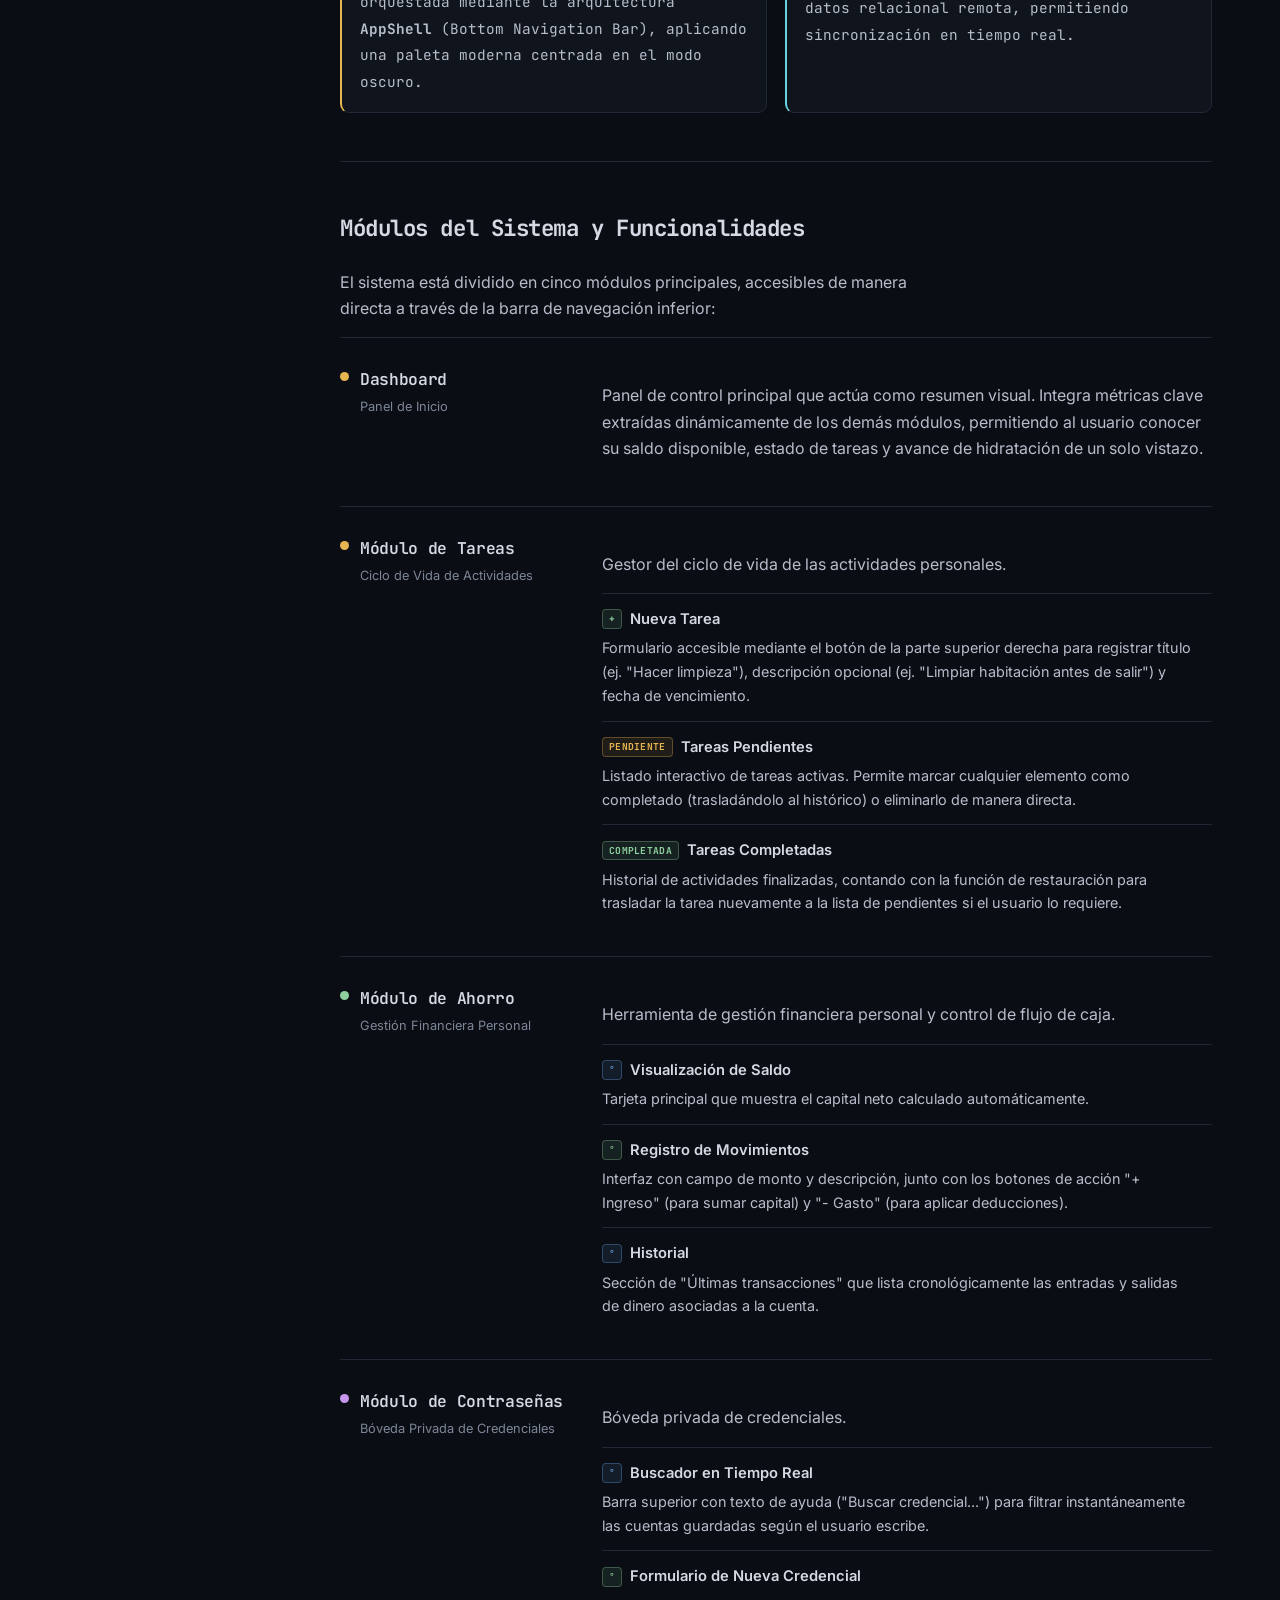
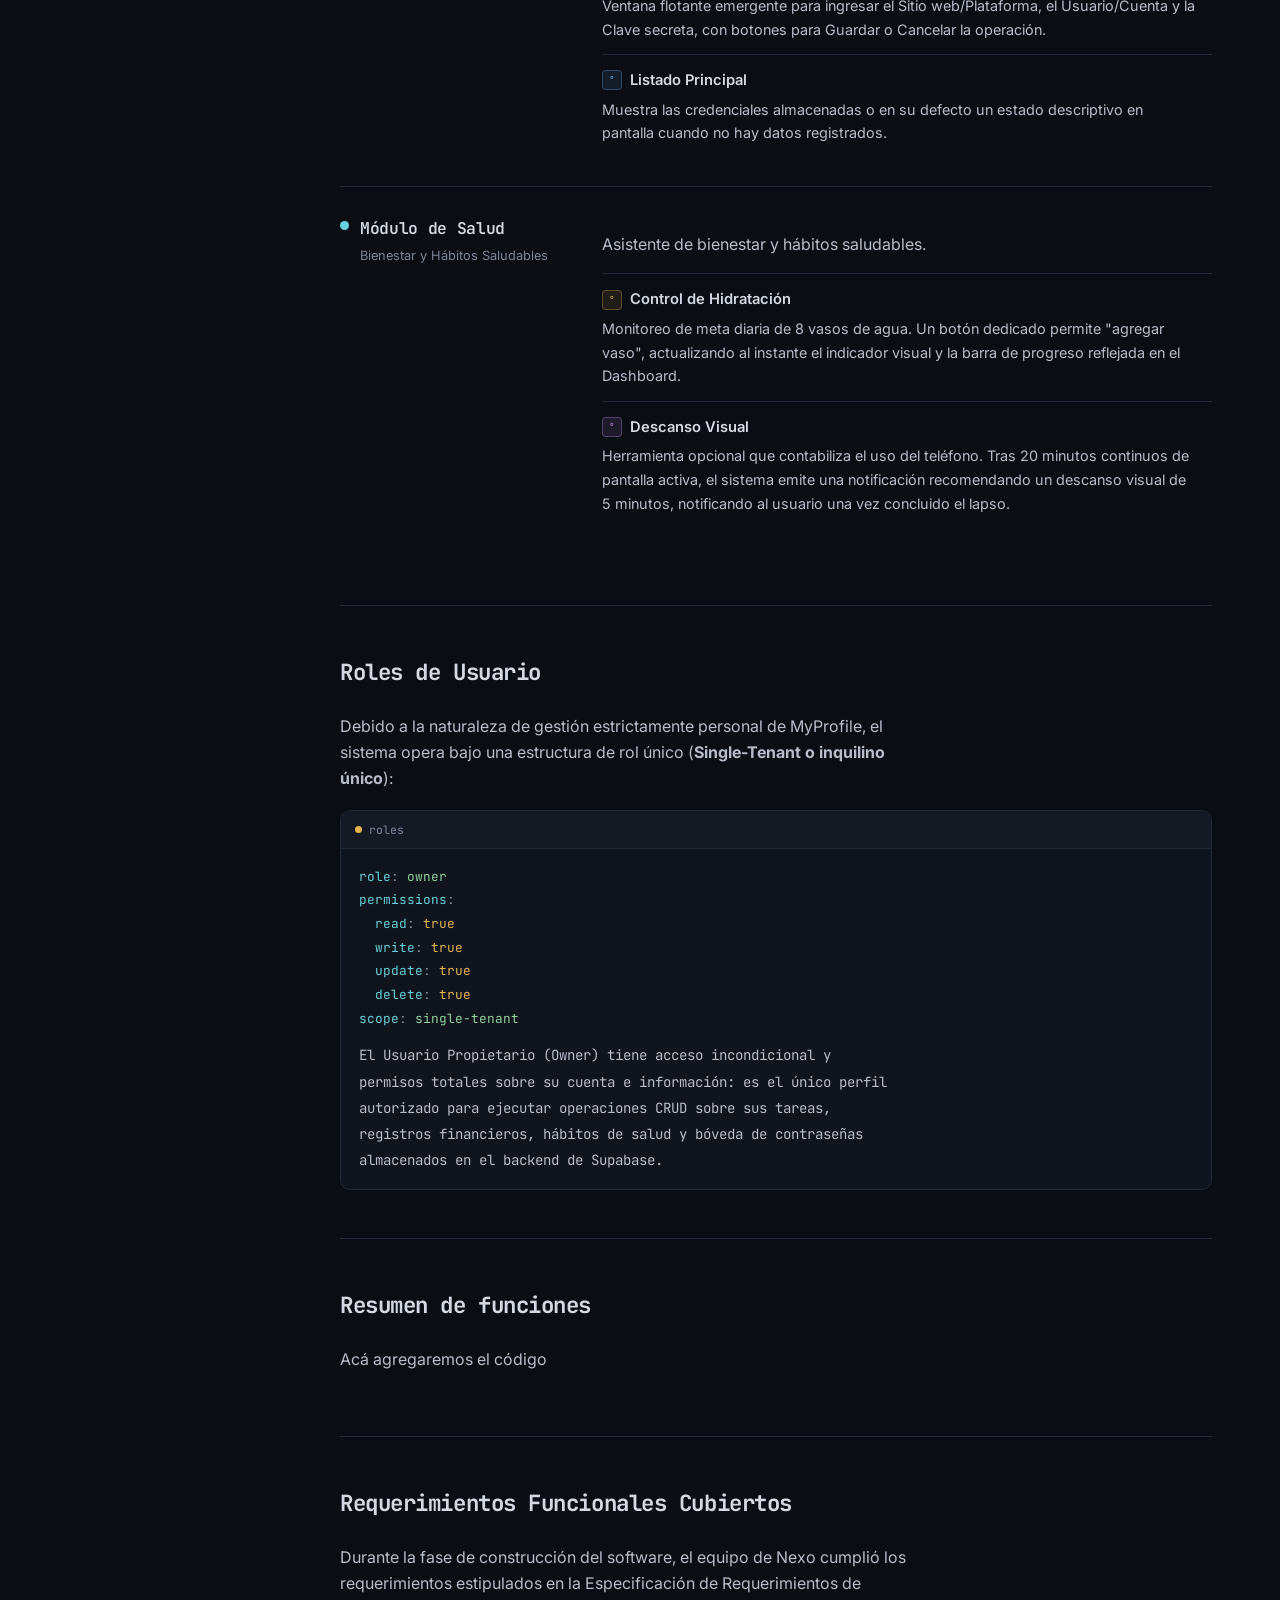
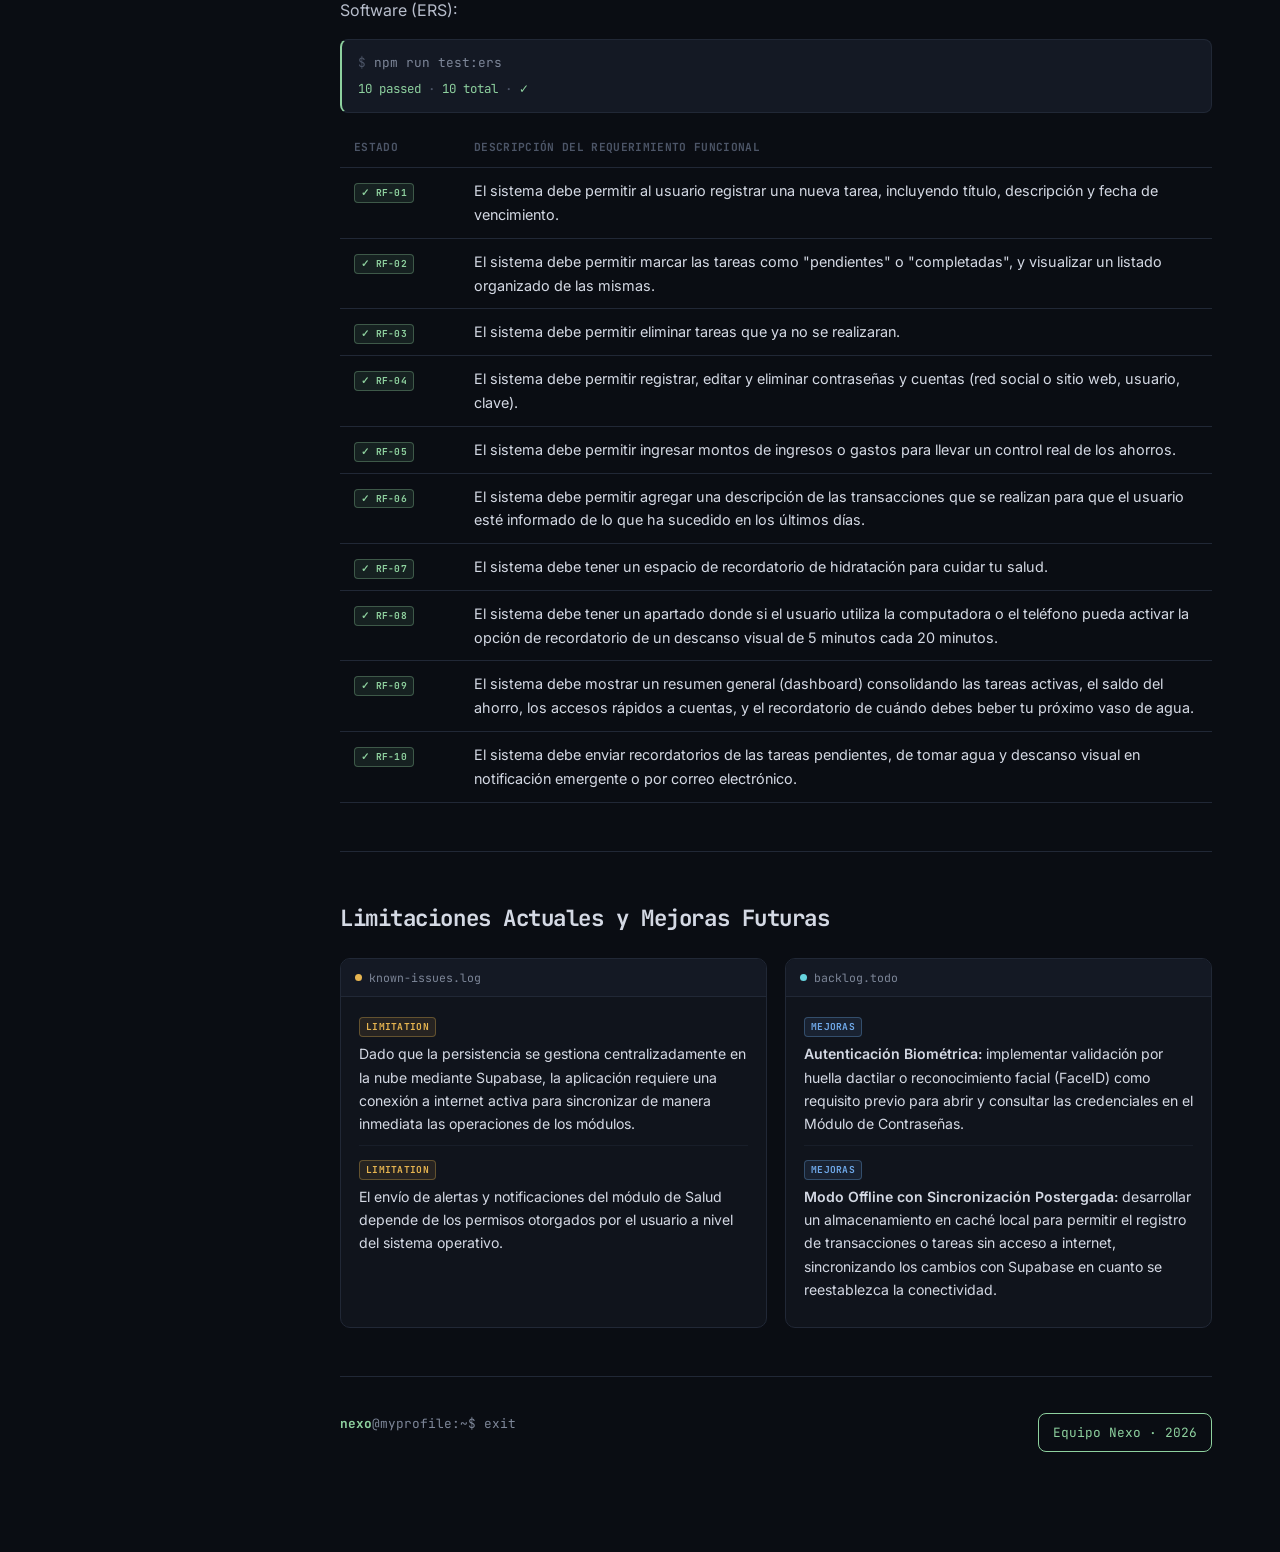
<file: manual-sistema/index.html>
<!DOCTYPE html>
<html lang="es">
<head>
<meta charset="UTF-8">
<meta name="viewport" content="width=device-width, initial-scale=1.0">
<title>MyProfile — Manual de sistema</title>
<link rel="preconnect" href="https://fonts.googleapis.com">
<link rel="preconnect" href="https://fonts.gstatic.com" crossorigin>
<link href="https://fonts.googleapis.com/css2?family=JetBrains+Mono:wght@400;500;600;700;800&family=Inter:wght@400;500;600&display=swap" rel="stylesheet">

<style>
  :root{
    --tb-h:42px;
    --bg:#0a0d13;
    --bg-panel:#10141c;
    --bg-inset:#141924;
    --bg-hover:#1a212c;
    --border:#212836;
    --border-soft:#181e29;
    --text:#d4d9e4;
    --text-dim:#7d8698;
    --text-faint:#4c5567;
    --amber:#e6b450;
    --green:#8ed19f;
    --violet:#c895ec;
    --cyan:#66d3de;
    --pink:#f0788c;
    --blue:#6fa8e8;
  }

  *{box-sizing:border-box;}
  html{scroll-behavior:smooth;}
  body{
    margin:0;
    background:var(--bg);
    color:var(--text);
    font-family:'Inter',sans-serif;
    line-height:1.65;
    position:relative;
  }

  body::before{
    content:"";
    position:fixed;
    inset:0;
    background-image:radial-gradient(var(--border-soft) 1px, transparent 1px);
    background-size:26px 26px;
    opacity:.35;
    pointer-events:none;
    z-index:0;
  }

  ::selection{background:var(--amber);color:#0a0d13;}

  h1,h2,h3,h4{
    font-family:'JetBrains Mono',monospace;
    font-weight:700;
    letter-spacing:-0.02em;
    margin:0;
    color:var(--text);
  }

  .mono{font-family:'JetBrains Mono',monospace;}

  a{color:inherit;}

  code, .code{
    font-family:'JetBrains Mono',monospace;
    font-size:0.8rem;
    line-height:1.85;
  }
  .code .k{color:var(--cyan);}
  .code .s{color:var(--green);}
  .code .n{color:var(--amber);}
  .code .c{color:var(--text-faint);font-style:italic;}
  .code .p{color:var(--text-dim);}
  .code .kw{color:var(--violet);}
  .code .fn{color:var(--pink);}

  p{max-width:66ch;color:#b7bdcb;}
  p.narrow{max-width:58ch;}

  /* ---------- titlebar ---------- */
  .titlebar{
    position:sticky;top:0;z-index:20;
    height:var(--tb-h);
    display:flex;align-items:center;justify-content:space-between;
    padding:0 20px;
    background:var(--bg-panel);
    border-bottom:1px solid var(--border);
  }
  .tb-left{display:flex;align-items:center;gap:14px;min-width:0;}
  .tb-dots{display:flex;gap:6px;flex-shrink:0;}
  .tb-dots i{width:9px;height:9px;border-radius:50%;display:block;}
  .tb-path{
    font-size:0.76rem;color:var(--text-dim);
    white-space:nowrap;overflow:hidden;text-overflow:ellipsis;
  }
  .tb-path b{color:var(--text);font-weight:600;}
  .tb-right{display:flex;align-items:center;gap:16px;flex-shrink:0;}
  .tb-branch{
    font-size:0.72rem;color:var(--violet);
    display:flex;align-items:center;gap:5px;
  }
  .tb-status{
    font-size:0.72rem;color:var(--text-dim);
    display:flex;align-items:center;gap:6px;
  }
  .pulse-dot{
    width:6px;height:6px;border-radius:50%;background:var(--green);
    box-shadow:0 0 0 0 rgba(142,209,159,.5);
    animation:pulse 2.4s ease-out infinite;
  }
  @keyframes pulse{
    0%{box-shadow:0 0 0 0 rgba(142,209,159,.45);}
    70%{box-shadow:0 0 0 6px rgba(142,209,159,0);}
    100%{box-shadow:0 0 0 0 rgba(142,209,159,0);}
  }
  .blink{animation:blink 1.1s steps(1) infinite;}
  @keyframes blink{50%{opacity:0;}}

  /* ---------- layout shell ---------- */
  .shell{
    position:relative;z-index:1;
    display:grid;
    grid-template-columns:264px 1fr;
    max-width:1240px;
    margin:0 auto;
  }

  nav.rail{
    position:sticky;
    top:var(--tb-h);
    align-self:start;
    height:calc(100vh - var(--tb-h));
    padding:28px 16px 28px 32px;
    display:flex;
    flex-direction:column;
    gap:22px;
    border-right:1px solid var(--border);
    overflow-y:auto;
  }

  .brand{
    font-family:'JetBrains Mono',monospace;
    font-size:1.05rem;
    font-weight:700;
    color:var(--text-dim);
    display:flex;align-items:center;gap:6px;
  }
  .brand span{color:var(--amber);}

  .rail-group{display:flex;flex-direction:column;gap:1px;}
  .rail-label{
    color:var(--text-faint);
    font-size:0.72rem;
    margin-bottom:6px;
    display:flex;align-items:center;gap:5px;
  }
  .rail-label i{font-style:normal;font-size:0.65rem;}
  .rail a{
    display:flex;
    align-items:center;
    justify-content:space-between;
    gap:10px;
    padding:6px 9px 6px 8px;
    margin-left:6px;
    border-left:1px solid var(--border-soft);
    text-decoration:none;
    color:var(--text-dim);
    font-size:0.86rem;
    transition:background .15s ease, color .15s ease, border-color .15s ease;
  }
  .rail a:hover, .rail a.active{
    background:var(--bg-panel);
    color:var(--text);
    border-left-color:var(--amber);
  }
  .rail a .lbl{display:flex;align-items:center;gap:9px;}
  .rail a .ext{font-family:'JetBrains Mono',monospace;font-size:0.66rem;color:var(--text-faint);flex-shrink:0;}
  .dot{
    width:7px;height:7px;border-radius:50%;
    flex-shrink:0;
  }

  main{padding:0 48px 90px 56px;}

  /* ---------- hero ---------- */
  .hero{
    padding:44px 0 42px;
    display:grid;
    grid-template-columns:1.25fr 0.9fr;
    gap:44px;
    align-items:center;
    border-bottom:1px solid var(--border);
  }
  .hero .kicker{
    color:var(--text-faint);
    font-family:'JetBrains Mono',monospace;
    font-size:0.78rem;
    margin-bottom:14px;
  }
  .hero h1{
    font-size:2.35rem;
    line-height:1.2;
    margin-bottom:20px;
  }
  .hero p.lead{
    max-width:50ch;
    color:#b7bdcb;
    font-size:0.98rem;
    margin-bottom:14px;
  }
  .stack-block{
    margin-top:18px;
    background:var(--bg-inset);
    border:1px solid var(--border);
    border-radius:8px;
    padding:14px 16px;
  }
  .stack-block div{padding:2px 0;font-size:0.78rem;}

  /* device + console visual */
  .visual{display:flex;flex-direction:column;gap:14px;align-items:center;}
  .phone{
    width:198px;
    height:400px;
    background:var(--bg-panel);
    border:1px solid var(--border);
    border-radius:26px;
    padding:12px;
    position:relative;
    box-shadow:0 30px 60px -25px rgba(0,0,0,.6);
  }
  .phone .screen{
    height:100%;
    border-radius:16px;
    background:linear-gradient(180deg,#0e1119,#0b0e14);
    display:flex;
    flex-direction:column;
    padding:16px 14px;
  }
  .phone .status{
    display:flex;
    justify-content:space-between;
    color:var(--text-faint);
    font-size:0.58rem;
    margin-bottom:16px;
    font-family:'JetBrains Mono',monospace;
  }
  .phone .card{
    background:var(--bg-inset);
    border:1px solid var(--border);
    border-radius:10px;
    padding:10px;
    margin-bottom:8px;
  }
  .phone .card .t{font-size:0.6rem;color:var(--text-dim);margin-bottom:5px;font-family:'JetBrains Mono',monospace;}
  .phone .card .v{font-size:1rem;font-family:'JetBrains Mono',monospace;font-weight:600;}
  .phone .bar{
    height:4px;border-radius:2px;background:var(--border);overflow:hidden;margin-top:7px;
  }
  .phone .bar i{display:block;height:100%;background:var(--cyan);width:62.5%;}
  .phone .nav{
    margin-top:auto;
    display:flex;
    justify-content:space-between;
    padding-top:12px;
  }
  .phone .nav i{
    width:14px;height:14px;border-radius:5px;display:block;opacity:.45;
  }
  .phone .nav i.on{opacity:1;box-shadow:0 0 0 2px var(--bg-panel), 0 0 0 3px currentColor;}

  .term{
    width:100%;
    max-width:280px;
    background:var(--bg-panel);
    border:1px solid var(--border);
    border-radius:9px;
    overflow:hidden;
  }
  .term-bar{
    display:flex;align-items:center;gap:6px;
    padding:7px 10px;
    background:var(--bg-inset);
    border-bottom:1px solid var(--border);
  }
  .term-bar i{width:7px;height:7px;border-radius:50%;}
  .term-title{margin-left:6px;font-size:0.62rem;color:var(--text-faint);font-family:'JetBrains Mono',monospace;}
  .term-body{padding:10px 12px;font-family:'JetBrains Mono',monospace;font-size:0.66rem;line-height:1.85;}
  .term-body .ok{color:var(--green);}
  .term-body .ev{color:var(--amber);}
  .term-body .arrow{color:var(--text-faint);}
  .term-body .cur{color:var(--text);}

  /* ---------- sections ---------- */
  section{
    padding:48px 0;
    border-bottom:1px solid var(--border);
    scroll-margin-top:calc(var(--tb-h) + 20px);
  }
  section:last-child{border-bottom:none;}

  .section-head{
    display:flex;
    align-items:baseline;
    gap:14px;
    margin-bottom:22px;
  }
  .section-head .mono{color:var(--text-faint);font-size:0.78rem;}
  .section-head h2{font-size:1.4rem;}

  /* json-style panels */
  .panel-grid{
    display:grid;
    grid-template-columns:1fr 1fr;
    gap:18px;
    margin-top:16px;
  }
  .panel{
    background:var(--bg-panel);
    border:1px solid var(--border);
    border-radius:10px;
    overflow:hidden;
  }
  .panel-tab{
    display:flex;align-items:center;gap:7px;
    padding:9px 14px;
    background:var(--bg-inset);
    border-bottom:1px solid var(--border);
    font-family:'JetBrains Mono',monospace;
    font-size:0.72rem;
    color:var(--text-dim);
  }
  .panel-tab i{width:7px;height:7px;border-radius:50%;flex-shrink:0;}
  .panel-body{padding:16px 18px;}
  .panel-body p{margin:12px 0 0;font-size:0.88rem;}

  /* architecture */
  .arch-grid{
    display:grid;
    grid-template-columns:1fr 1fr;
    gap:18px;
    margin-top:16px;
  }
  .arch-card{
    background:var(--bg-panel);
    border:1px solid var(--border);
    border-left:2px solid var(--amber);
    border-radius:9px;
    overflow:hidden;
  }
  .arch-card.backend{border-left-color:var(--cyan);}
  .arch-card .panel-tab{border-left:none;}
  .arch-card .panel-body p{font-size:0.9rem;}

  /* modules */
  .module{
    display:grid;
    grid-template-columns:230px 1fr;
    gap:32px;
    padding:28px 0;
    border-top:1px solid var(--border);
  }
  .module:first-of-type{border-top:none;padding-top:8px;}
  .module .m-head{display:flex;gap:11px;align-items:flex-start;}
  .module .m-dot{
    width:9px;height:9px;border-radius:50%;margin-top:6px;flex-shrink:0;
  }
  .module h3{font-size:1.02rem;margin-bottom:3px;font-weight:600;}
  .module .m-tag{color:var(--text-dim);font-size:0.8rem;margin-bottom:6px;}
  .module .path-chip{
    display:inline-block;
    font-family:'JetBrains Mono',monospace;
    font-size:0.68rem;
    color:var(--text-faint);
    background:var(--bg-inset);
    border:1px solid var(--border-soft);
    border-radius:5px;
    padding:2px 7px;
  }

  .feat{
    border-top:1px solid var(--border);
    padding:13px 0;
  }
  .feat:first-child{padding-top:0;border-top:none;}
  .feat .f-head{display:flex;align-items:center;gap:8px;margin-bottom:5px;flex-wrap:wrap;}
  .feat .f-name{font-size:0.92rem;font-weight:600;color:var(--text);}
  .feat p{font-size:0.9rem;margin:0;}

  .badge{
    display:inline-flex;align-items:center;
    padding:1px 6px;border-radius:4px;
    font-family:'JetBrains Mono',monospace;
    font-size:0.6rem;font-weight:700;letter-spacing:.03em;
    border:1px solid transparent;
  }
  .badge.post{color:var(--green);background:rgba(142,209,159,.1);border-color:rgba(142,209,159,.32);}
  .badge.get{color:var(--blue);background:rgba(111,168,232,.1);border-color:rgba(111,168,232,.32);}
  .badge.patch{color:var(--amber);background:rgba(230,180,80,.1);border-color:rgba(230,180,80,.32);}
  .badge.delete{color:var(--pink);background:rgba(240,120,140,.1);border-color:rgba(240,120,140,.32);}
  .badge.event{color:var(--violet);background:rgba(200,149,236,.1);border-color:rgba(200,149,236,.32);}

  /* roles */
  .yaml-block{margin-top:18px;}

  /* rules */
  .rule-list{
    display:flex;flex-direction:column;gap:0;margin-top:12px;
  }
  .rule{
    padding:18px 0;
    border-top:1px solid var(--border);
  }
  .rule:first-child{border-top:none;padding-top:0;}
  .rule .r-label{font-size:0.78rem;color:var(--text-faint);font-style:italic;margin-bottom:8px;}
  .rule .r-code{margin-bottom:10px;word-break:break-word;}
  .rule p{margin:0;font-size:0.9rem;}

  /* req table */
  .test-run{
    margin-top:16px;
    background:var(--bg-inset);
    border:1px solid var(--border);
    border-left:2px solid var(--green);
    border-radius:8px;
    padding:12px 16px;
  }
  .test-run .tr-cmd{font-family:'JetBrains Mono',monospace;font-size:0.8rem;color:var(--text-dim);}
  .test-run .tr-cmd span{color:var(--text-faint);}
  .test-run .tr-out{font-family:'JetBrains Mono',monospace;font-size:0.78rem;color:var(--green);margin-top:6px;}
  .test-run .tr-out .dim{color:var(--text-faint);}

  .req-table{
    width:100%;
    border-collapse:collapse;
    margin-top:14px;
  }
  .req-table th, .req-table td{
    padding:11px 14px;
    text-align:left;
    border-bottom:1px solid var(--border);
    font-size:0.9rem;
    vertical-align:top;
  }
  .req-table th{
    color:var(--text-faint);
    font-family:'JetBrains Mono',monospace;
    font-size:0.7rem;
    letter-spacing:.03em;
  }
  .req-table td.stat{white-space:nowrap;}

  /* limitations / backlog */
  .dev-split{
    display:grid;
    grid-template-columns:1fr 1fr;
    gap:18px;
    margin-top:16px;
  }
  .dev-split .panel-body ul{list-style:none;margin:0;padding:0;}
  .dev-split .panel-body li{
    padding:10px 0;
    border-top:1px solid var(--border-soft);
    font-size:0.88rem;
  }
  .dev-split .panel-body li:first-child{border-top:none;padding-top:0;}
  .dev-split .panel-body li b{color:var(--text);font-weight:600;}
  .dev-split .tag-line{margin-bottom:5px;}

  footer{
    padding:36px 0 10px;
    font-family:'JetBrains Mono',monospace;
    font-size:0.8rem;
    color:var(--text-faint);
    display:flex;
    justify-content:space-between;
    flex-wrap:wrap;
    gap:12px;
  }
  footer .prompt{color:var(--text-dim);}
  footer .prompt b{color:var(--green);}
  footer a.dl{color:var(--green);text-decoration:none;border:1px solid var(--green);padding:8px 14px;border-radius:8px;}
  footer a.dl:hover{background:var(--bg-hover);}

  @media (max-width:900px){
    .shell{grid-template-columns:1fr;}
    nav.rail{
      position:static;height:auto;flex-direction:row;overflow-x:auto;
      padding:16px 20px;border-right:none;border-bottom:1px solid var(--border);
      align-items:center;
    }
    .rail-group{flex-direction:row;gap:4px;}
    .rail-label{display:none;}
    .rail a .ext{display:none;}
    .tb-path{font-size:0.68rem;}
    main{padding:0 20px 60px;}
    .hero{grid-template-columns:1fr;padding-top:32px;}
    .visual{flex-direction:row;align-items:flex-start;justify-content:flex-start;}
    .phone{width:170px;height:340px;}
    .term{max-width:220px;}
    .hero h1{font-size:1.9rem;}
    .panel-grid, .arch-grid, .dev-split{grid-template-columns:1fr;}
    .module{grid-template-columns:1fr;gap:12px;}
  }

  @media (prefers-reduced-motion: reduce){
    html{scroll-behavior:auto;}
    *{transition:none !important;animation:none !important;}
  }
</style>

</head>
<body>

<div class="titlebar">
  <div class="tb-left">
    <div class="tb-dots">
      <i style="background:#e8656b"></i>
      <i style="background:#e8b23d"></i>
      <i style="background:#59c17c"></i>
    </div>
    <span class="tb-path mono">~/nexo/<b>myprofile</b>/docs/manual</span>
  </div>
  <div class="tb-right">
    <span class="tb-branch mono">⑂ main</span>
    <span class="tb-status"><i class="pulse-dot"></i>sincronizado</span>
  </div>
</div>

<div class="shell">

  <nav class="rail">
    <div class="brand">&gt;_ My<span>Profile</span></div>

    <div class="rail-group">
      <div class="rail-label mono"><i>▾</i> docs/</div>
      <a href="#institucion"><span class="lbl">Institución y Equipo</span><span class="ext"></span></a>
      <a href="#intro"><span class="lbl">Propósito</span><span class="ext"></span></a>
      <a href="#arquitectura"><span class="lbl">Arquitectura</span><span class="ext"></span></a>
    </div>

    <div class="rail-group">
      <div class="rail-label mono"><i>▾</i> modules/</div>
      <a href="#dashboard"><span class="lbl"><span class="dot" style="background:var(--amber)"></span>Dashboard</span><span class="ext"></span></a>
      <a href="#tareas"><span class="lbl"><span class="dot" style="background:var(--amber)"></span>Tareas</span><span class="ext"></span></a>
      <a href="#ahorro"><span class="lbl"><span class="dot" style="background:var(--green)"></span>Ahorro</span><span class="ext"></span></a>
      <a href="#contrasenas"><span class="lbl"><span class="dot" style="background:var(--violet)"></span>Contraseñas</span><span class="ext"></span></a>
      <a href="#salud"><span class="lbl"><span class="dot" style="background:var(--cyan)"></span>Salud</span><span class="ext"></span></a>
    </div>

    <div class="rail-group">
      <div class="rail-label mono"><i>▾</i> spec/</div>
      <a href="#roles"><span class="lbl">Roles de Usuario</span><span class="ext"></span></a>
      <a href="#reglas"><span class="lbl">Resumen de funciones</span><span class="ext"></span></a>
      <a href="#requerimientos"><span class="lbl">ERS Cubiertos</span><span class="ext"></span></a>
      <a href="#limitaciones"><span class="lbl">Limitaciones y Mejoras</span><span class="ext"></span></a>
    </div>
  </nav>

  <main>

    <!-- Header / Institución -->
    <section id="institucion" style="padding-top:36px;">
      <div class="section-head"><span class="mono">INSTITUTO NACIONAL CANTÓN LOURDES (INDEL)</span></div>

      <h1 style="font-size:1.9rem;margin-bottom:14px;">Manual de Sistema MyProfile</h1>

      <p class="narrow">Documentación técnica y funcional del sistema desarrollado por el equipo Nexo para la asignatura de Tecnología III.</p>

      <div class="panel-grid">
        <div class="panel">
          <div class="panel-tab"><i style="background:var(--amber)"></i>PORTADA</div>
          <div class="panel-body code">
            <div><span class="p">{</span></div>
            <div>&nbsp;&nbsp;<span class="k">"INSTITUCIÓN"</span><span class="p">:</span> <span class="s">"Instituto Nacional Cantón Lourdes (INDEL)"</span><span class="p">,</span></div>
            <div>&nbsp;&nbsp;<span class="k">"SECCIÓN"</span><span class="p">:</span> <span class="s">"3° Desarrollo de Software B"</span><span class="p">,</span></div>
            <div>&nbsp;&nbsp;<span class="k">"MATERIA"</span><span class="p">:</span> <span class="s">"Tecnología III"</span><span class="p">,</span></div>
            <div>&nbsp;&nbsp;<span class="k">"MAESTRO"</span><span class="p">:</span> <span class="s">"Javier Arturo García Mineros"</span><span class="p">,</span></div>
            <div>&nbsp;&nbsp;<span class="k">"AÑO"</span><span class="p">:</span> <span class="n">2026</span></div>
            <div><span class="p">}</span></div>
          </div>
        </div>
        <div class="panel">
          <div class="panel-tab"><i style="background:var(--violet)"></i>EQUIPO</div>
          <div class="panel-body code">
            <div><span class="p">[</span></div>
            <div>&nbsp;&nbsp;<span class="s">"Manuel Ernesto Castillo Guerra"</span><span class="p">,</span> <span class="c">// N.º 17</span></div>
            <div>&nbsp;&nbsp;<span class="s">"René Antonio Orellana García"</span><span class="p">,</span> <span class="c">// N.º 27</span></div>
            <div>&nbsp;&nbsp;<span class="s">"Daniel Ernesto Claros Orellana"</span><span class="p">,</span> <span class="c">// N.º 18</span></div>
            <div>&nbsp;&nbsp;<span class="s">"Mayeli Abigail Villalobos Guardado"</span> <span class="c">// N.º 12</span></div>
            <div><span class="p">]</span></div>
          </div>
        </div>
      </div>
    </section>

    <!-- Intro -->
    <section class="hero" id="intro">
      <div>
        <div class="kicker mono">// propósito del sistema</div>
        <h1>Un solo lugar para administrar tu vida diaria.</h1>
        <p class="lead">En la actualidad, las personas utilizan múltiples aplicaciones dispersas para gestionar su día a día. MyProfile resuelve la necesidad de centralizar la gestión personal, financiera, de seguridad y de salud en una única plataforma móvil unificada.</p>
        <p class="lead">Está dirigido a usuarios jóvenes y adultos que buscan optimizar su productividad y bienestar general, permitiéndoles administrar sus actividades diarias, salvaguardar credenciales importantes y recibir asistencia automatizada para rutinas de salud básicas.</p>
        <div class="stack-block code">
          <div><span class="k">frontend</span><span class="p">:</span> <span class="s">".NET MAUI (C# / XAML) · AppShell · Dark Mode"</span></div>
          <div><span class="k">backend</span><span class="p">:</span> <span class="s">"Supabase · PostgreSQL"</span></div>
          <div><span class="k">arquitectura</span><span class="p">:</span> <span class="s">"cliente – servidor"</span></div>
        </div>
      </div>

      <div class="visual">
        <div class="phone">
          <div class="screen">
            <div class="status"><span>9:41</span><span>●●●</span></div>
            <div class="card">
              <div class="t">Saldo disponible</div>
              <div class="v">$482.30</div>
            </div>
            <div class="card">
              <div class="t">Hidratación · 5/8 vasos</div>
              <div class="bar"><i></i></div>
            </div>
            <div class="card">
              <div class="t">Tareas pendientes</div>
              <div class="v" style="font-size:0.85rem;">3 activas</div>
            </div>
            <div class="nav">
              <i class="on" style="color:var(--amber)"></i>
              <i style="color:var(--amber)"></i>
              <i style="color:var(--green)"></i>
              <i style="color:var(--violet)"></i>
              <i style="color:var(--cyan)"></i>
            </div>
          </div>
        </div>

        <div class="term">
          <div class="term-bar">
            <i style="background:#e8656b"></i><i style="background:#e8b23d"></i><i style="background:#59c17c"></i>
            <span class="term-title">supabase · realtime</span>
          </div>
          <div class="term-body">
            <div><span class="arrow">BD</span> supabase </div>
            <div><span class="ok">[Frontend]</span> .NET MAUI</div>
            <div><span class="ev">[Arquitectura]</span> Cliente - Servidor</div>
         
            <div class="cur">▍<span class="blink">|</span></div>
          </div>
        </div>
      </div>
    </section>

    <!-- Arquitectura -->
    <section id="arquitectura">
      <div class="section-head"><h2>Arquitectura Tecnológica</h2></div>
      <p class="narrow">El sistema MyProfile ha sido desarrollado bajo los siguientes estándares tecnológicos por el equipo de Nexo:</p>
      <div class="arch-grid">
        <div class="arch-card">
          <div class="panel-tab"><i style="background:var(--amber)"></i>frontend</div>
          <div class="panel-body code">
            <div><span class="k">framework</span><span class="p">:</span> <span class="s">".NET MAUI"</span></div>
            <div><span class="k">lenguaje</span><span class="p">:</span> <span class="s">"C# / XAML"</span></div>
            <div><span class="k">navegacion</span><span class="p">:</span> <span class="s">"AppShell (Bottom Nav)"</span></div>
            <div><span class="k">tema</span><span class="p">:</span> <span class="s">"dark"</span></div>
            <p>Construido con <b>.NET MAUI</b> utilizando C# y XAML. La navegación principal está orquestada mediante la arquitectura <b>AppShell</b> (Bottom Navigation Bar), aplicando una paleta moderna centrada en el modo oscuro.</p>
          </div>
        </div>
        <div class="arch-card backend">
          <div class="panel-tab"><i style="background:var(--cyan)"></i>backend</div>
          <div class="panel-body code">
            <div><span class="k">provider</span><span class="p">:</span> <span class="s">"Supabase"</span></div>
            <div><span class="k">database</span><span class="p">:</span> <span class="s">"PostgreSQL"</span></div>
            <p>Utiliza una infraestructura en la nube respaldada por <b>Supabase</b> (Backend as a Service). La información se almacena de forma estructurada y segura en una base de datos relacional remota, permitiendo sincronización en tiempo real.</p>
          </div>
        </div>
      </div>
    </section>

    <!-- Módulos -->
    <section id="modulos">
      <div class="section-head"><h2>Módulos del Sistema y Funcionalidades</h2></div>
      <p class="narrow">El sistema está dividido en cinco módulos principales, accesibles de manera directa a través de la barra de navegación inferior:</p>

      <div class="module" id="dashboard">
        <div class="m-head">
          <span class="m-dot" style="background:var(--amber)"></span>
          <div>
            <h3>Dashboard</h3>
            <div class="m-tag">Panel de Inicio</div>
          </div>
        </div>
        <div>
          <p>Panel de control principal que actúa como resumen visual. Integra métricas clave extraídas dinámicamente de los demás módulos, permitiendo al usuario conocer su saldo disponible, estado de tareas y avance de hidratación de un solo vistazo.</p>
        </div>
      </div>

      <div class="module" id="tareas">
        <div class="m-head">
          <span class="m-dot" style="background:var(--amber)"></span>
          <div>
            <h3>Módulo de Tareas</h3>
            <div class="m-tag">Ciclo de Vida de Actividades</div>
          </div>
        </div>
        <div>
          <p style="margin-bottom:16px;">Gestor del ciclo de vida de las actividades personales.</p>
          <div class="feat">
            <div class="f-head"><span class="badge post">+</span><div class="f-name">Nueva Tarea</div></div>
            <p>Formulario accesible mediante el botón de la parte superior derecha para registrar título (ej. "Hacer limpieza"), descripción opcional (ej. "Limpiar habitación antes de salir") y fecha de vencimiento.</p>
          </div>
          <div class="feat">
            <div class="f-head"><span class="badge patch">PENDIENTE</span><div class="f-name">Tareas Pendientes</div></div>
            <p>Listado interactivo de tareas activas. Permite marcar cualquier elemento como completado (trasladándolo al histórico) o eliminarlo de manera directa.</p>
          </div>
          <div class="feat">
            <div class="f-head"><span class="badge post">COMPLETADA</span><div class="f-name">Tareas Completadas</div></div>
            <p>Historial de actividades finalizadas, contando con la función de restauración para trasladar la tarea nuevamente a la lista de pendientes si el usuario lo requiere.</p>
          </div>
        </div>
      </div>

      <div class="module" id="ahorro">
        <div class="m-head">
          <span class="m-dot" style="background:var(--green)"></span>
          <div>
            <h3>Módulo de Ahorro</h3>
            <div class="m-tag">Gestión Financiera Personal</div>
          </div>
        </div>
        <div>
          <p style="margin-bottom:16px;">Herramienta de gestión financiera personal y control de flujo de caja.</p>
          <div class="feat">
            <div class="f-head"><span class="badge get">°</span><div class="f-name">Visualización de Saldo</div></div>
            <p>Tarjeta principal que muestra el capital neto calculado automáticamente.</p>
          </div>
          <div class="feat">
            <div class="f-head"><span class="badge post">°</span><div class="f-name">Registro de Movimientos</div></div>
            <p>Interfaz con campo de monto y descripción, junto con los botones de acción "+ Ingreso" (para sumar capital) y "- Gasto" (para aplicar deducciones).</p>
          </div>
          <div class="feat">
            <div class="f-head"><span class="badge get">°</span><div class="f-name">Historial</div></div>
            <p>Sección de "Últimas transacciones" que lista cronológicamente las entradas y salidas de dinero asociadas a la cuenta.</p>
          </div>
        </div>
      </div>

      <div class="module" id="contrasenas">
        <div class="m-head">
          <span class="m-dot" style="background:var(--violet)"></span>
          <div>
            <h3>Módulo de Contraseñas</h3>
            <div class="m-tag">Bóveda Privada de Credenciales</div>
          </div>
        </div>
        <div>
          <p style="margin-bottom:16px;">Bóveda privada de credenciales.</p>
          <div class="feat">
            <div class="f-head"><span class="badge get">°</span><div class="f-name">Buscador en Tiempo Real</div></div>
            <p>Barra superior con texto de ayuda ("Buscar credencial...") para filtrar instantáneamente las cuentas guardadas según el usuario escribe.</p>
          </div>
          <div class="feat">
            <div class="f-head"><span class="badge post">°</span><div class="f-name">Formulario de Nueva Credencial</div></div>
            <p>Ventana flotante emergente para ingresar el Sitio web/Plataforma, el Usuario/Cuenta y la Clave secreta, con botones para Guardar o Cancelar la operación.</p>
          </div>
          <div class="feat">
            <div class="f-head"><span class="badge get">°</span><div class="f-name">Listado Principal</div></div>
            <p>Muestra las credenciales almacenadas o en su defecto un estado descriptivo en pantalla cuando no hay datos registrados.</p>
          </div>
        </div>
      </div>

      <div class="module" id="salud">
        <div class="m-head">
          <span class="m-dot" style="background:var(--cyan)"></span>
          <div>
            <h3>Módulo de Salud</h3>
            <div class="m-tag">Bienestar y Hábitos Saludables</div>
          </div>
        </div>
        <div>
          <p style="margin-bottom:16px;">Asistente de bienestar y hábitos saludables.</p>
          <div class="feat">
            <div class="f-head"><span class="badge patch">°</span><div class="f-name">Control de Hidratación</div></div>
            <p>Monitoreo de meta diaria de 8 vasos de agua. Un botón dedicado permite "agregar vaso", actualizando al instante el indicador visual y la barra de progreso reflejada en el Dashboard.</p>
          </div>
          <div class="feat">
            <div class="f-head"><span class="badge event">°</span><div class="f-name">Descanso Visual</div></div>
            <p>Herramienta opcional que contabiliza el uso del teléfono. Tras 20 minutos continuos de pantalla activa, el sistema emite una notificación recomendando un descanso visual de 5 minutos, notificando al usuario una vez concluido el lapso.</p>
          </div>
        </div>
      </div>
    </section>

    <!-- Roles -->
    <section id="roles">
      <div class="section-head"><h2>Roles de Usuario</h2></div>
      <p class="narrow">Debido a la naturaleza de gestión estrictamente personal de MyProfile, el sistema opera bajo una estructura de rol único (<b>Single-Tenant o inquilino único</b>):</p>
      <div class="yaml-block panel">
        <div class="panel-tab"><i style="background:var(--amber)"></i>roles</div>
        <div class="panel-body code">
          <div><span class="k">role</span><span class="p">:</span> <span class="s">owner</span></div>
          <div><span class="k">permissions</span><span class="p">:</span></div>
          <div>&nbsp;&nbsp;<span class="k">read</span><span class="p">:</span> <span class="n">true</span></div>
          <div>&nbsp;&nbsp;<span class="k">write</span><span class="p">:</span> <span class="n">true</span></div>
          <div>&nbsp;&nbsp;<span class="k">update</span><span class="p">:</span> <span class="n">true</span></div>
          <div>&nbsp;&nbsp;<span class="k">delete</span><span class="p">:</span> <span class="n">true</span></div>
          <div><span class="k">scope</span><span class="p">:</span> <span class="s">single-tenant</span></div>
          <p>El Usuario Propietario (Owner) tiene acceso incondicional y permisos totales sobre su cuenta e información: es el único perfil autorizado para ejecutar operaciones CRUD sobre sus tareas, registros financieros, hábitos de salud y bóveda de contraseñas almacenados en el backend de Supabase.</p>
        </div>
      </div>
    </section>

    <!-- Reglas de negocio -->
    <section id="reglas">
      <div class="section-head"><h2>Resumen de funciones</h2></div>
      <p class="narrow">Acá agregaremos el código</p>
      <div class="rule-list">
       
      </div>
    </section>

    <!-- Requerimientos ERS -->
    <section id="requerimientos">
      <div class="section-head"><h2>Requerimientos Funcionales Cubiertos</h2></div>
      <p class="narrow">Durante la fase de construcción del software, el equipo de Nexo cumplió los requerimientos estipulados en la Especificación de Requerimientos de Software (ERS):</p>

      <div class="test-run">
        <div class="tr-cmd"><span>$</span> npm run test:ers</div>
        <div class="tr-out">10 passed <span class="dim">·</span> 10 total <span class="dim">·</span> ✓</div>
      </div>

      <table class="req-table">
        <thead>
          <tr>
            <th style="width:120px;">ESTADO</th>
            <th>DESCRIPCIÓN DEL REQUERIMIENTO FUNCIONAL</th>
          </tr>
        </thead>
        <tbody>
          <tr>
            <td class="stat"><span class="badge post">✓ RF-01</span></td>
            <td>El sistema debe permitir al usuario registrar una nueva tarea, incluyendo título, descripción y fecha de vencimiento.</td>
          </tr>
          <tr>
            <td class="stat"><span class="badge post">✓ RF-02</span></td>
            <td>El sistema debe permitir marcar las tareas como "pendientes" o "completadas", y visualizar un listado organizado de las mismas.</td>
          </tr>
          <tr>
            <td class="stat"><span class="badge post">✓ RF-03</span></td>
            <td>El sistema debe permitir eliminar tareas que ya no se realizaran.</td>
          </tr>
          <tr>
            <td class="stat"><span class="badge post">✓ RF-04</span></td>
            <td>El sistema debe permitir registrar, editar y eliminar contraseñas y cuentas (red social o sitio web, usuario, clave).</td>
          </tr>
          <tr>
            <td class="stat"><span class="badge post">✓ RF-05</span></td>
            <td>El sistema debe permitir ingresar montos de ingresos o gastos para llevar un control real de los ahorros.</td>
          </tr>
          <tr>
            <td class="stat"><span class="badge post">✓ RF-06</span></td>
            <td>El sistema debe permitir agregar una descripción de las transacciones que se realizan para que el usuario esté informado de lo que ha sucedido en los últimos días.</td>
          </tr>
          <tr>
            <td class="stat"><span class="badge post">✓ RF-07</span></td>
            <td>El sistema debe tener un espacio de recordatorio de hidratación para cuidar tu salud.</td>
          </tr>
          <tr>
            <td class="stat"><span class="badge post">✓ RF-08</span></td>
            <td>El sistema debe tener un apartado donde si el usuario utiliza la computadora o el teléfono pueda activar la opción de recordatorio de un descanso visual de 5 minutos cada 20 minutos.</td>
          </tr>
          <tr>
            <td class="stat"><span class="badge post">✓ RF-09</span></td>
            <td>El sistema debe mostrar un resumen general (dashboard) consolidando las tareas activas, el saldo del ahorro, los accesos rápidos a cuentas, y el recordatorio de cuándo debes beber tu próximo vaso de agua.</td>
          </tr>
          <tr>
            <td class="stat"><span class="badge post">✓ RF-10</span></td>
            <td>El sistema debe enviar recordatorios de las tareas pendientes, de tomar agua y descanso visual en notificación emergente o por correo electrónico.</td>
          </tr>
        </tbody>
      </table>
    </section>

    <!-- Limitaciones y Mejoras -->
    <section id="limitaciones">
      <div class="section-head"><h2>Limitaciones Actuales y Mejoras Futuras</h2></div>
      <div class="dev-split">
        <div class="panel">
          <div class="panel-tab"><i style="background:var(--amber)"></i>known-issues.log</div>
          <div class="panel-body">
            <ul>
              <li><div class="tag-line"><span class="badge patch">LIMITATION</span></div>Dado que la persistencia se gestiona centralizadamente en la nube mediante Supabase, la aplicación requiere una conexión a internet activa para sincronizar de manera inmediata las operaciones de los módulos.</li>
              <li><div class="tag-line"><span class="badge patch">LIMITATION</span></div>El envío de alertas y notificaciones del módulo de Salud depende de los permisos otorgados por el usuario a nivel del sistema operativo.</li>
            </ul>
          </div>
        </div>
        <div class="panel">
          <div class="panel-tab"><i style="background:var(--cyan)"></i>backlog.todo</div>
          <div class="panel-body">
            <ul>
              <li><div class="tag-line"><span class="badge get">MEJORAS</span></div><b>Autenticación Biométrica:</b> implementar validación por huella dactilar o reconocimiento facial (FaceID) como requisito previo para abrir y consultar las credenciales en el Módulo de Contraseñas.</li>
              <li><div class="tag-line"><span class="badge get">MEJORAS</span></div><b>Modo Offline con Sincronización Postergada:</b> desarrollar un almacenamiento en caché local para permitir el registro de transacciones o tareas sin acceso a internet, sincronizando los cambios con Supabase en cuanto se reestablezca la conectividad.</li>
            </ul>
          </div>
        </div>
      </div>
    </section>

    <footer>
      <span class="prompt"><b>nexo</b>@myprofile:~$ exit</span>
<a class="dl" href="pdf/manual_sistema_myprofile.pdf" download>      <span>Equipo Nexo · 2026</span>
    </footer>

  </main>
</div>

</body>
</html>
</file>
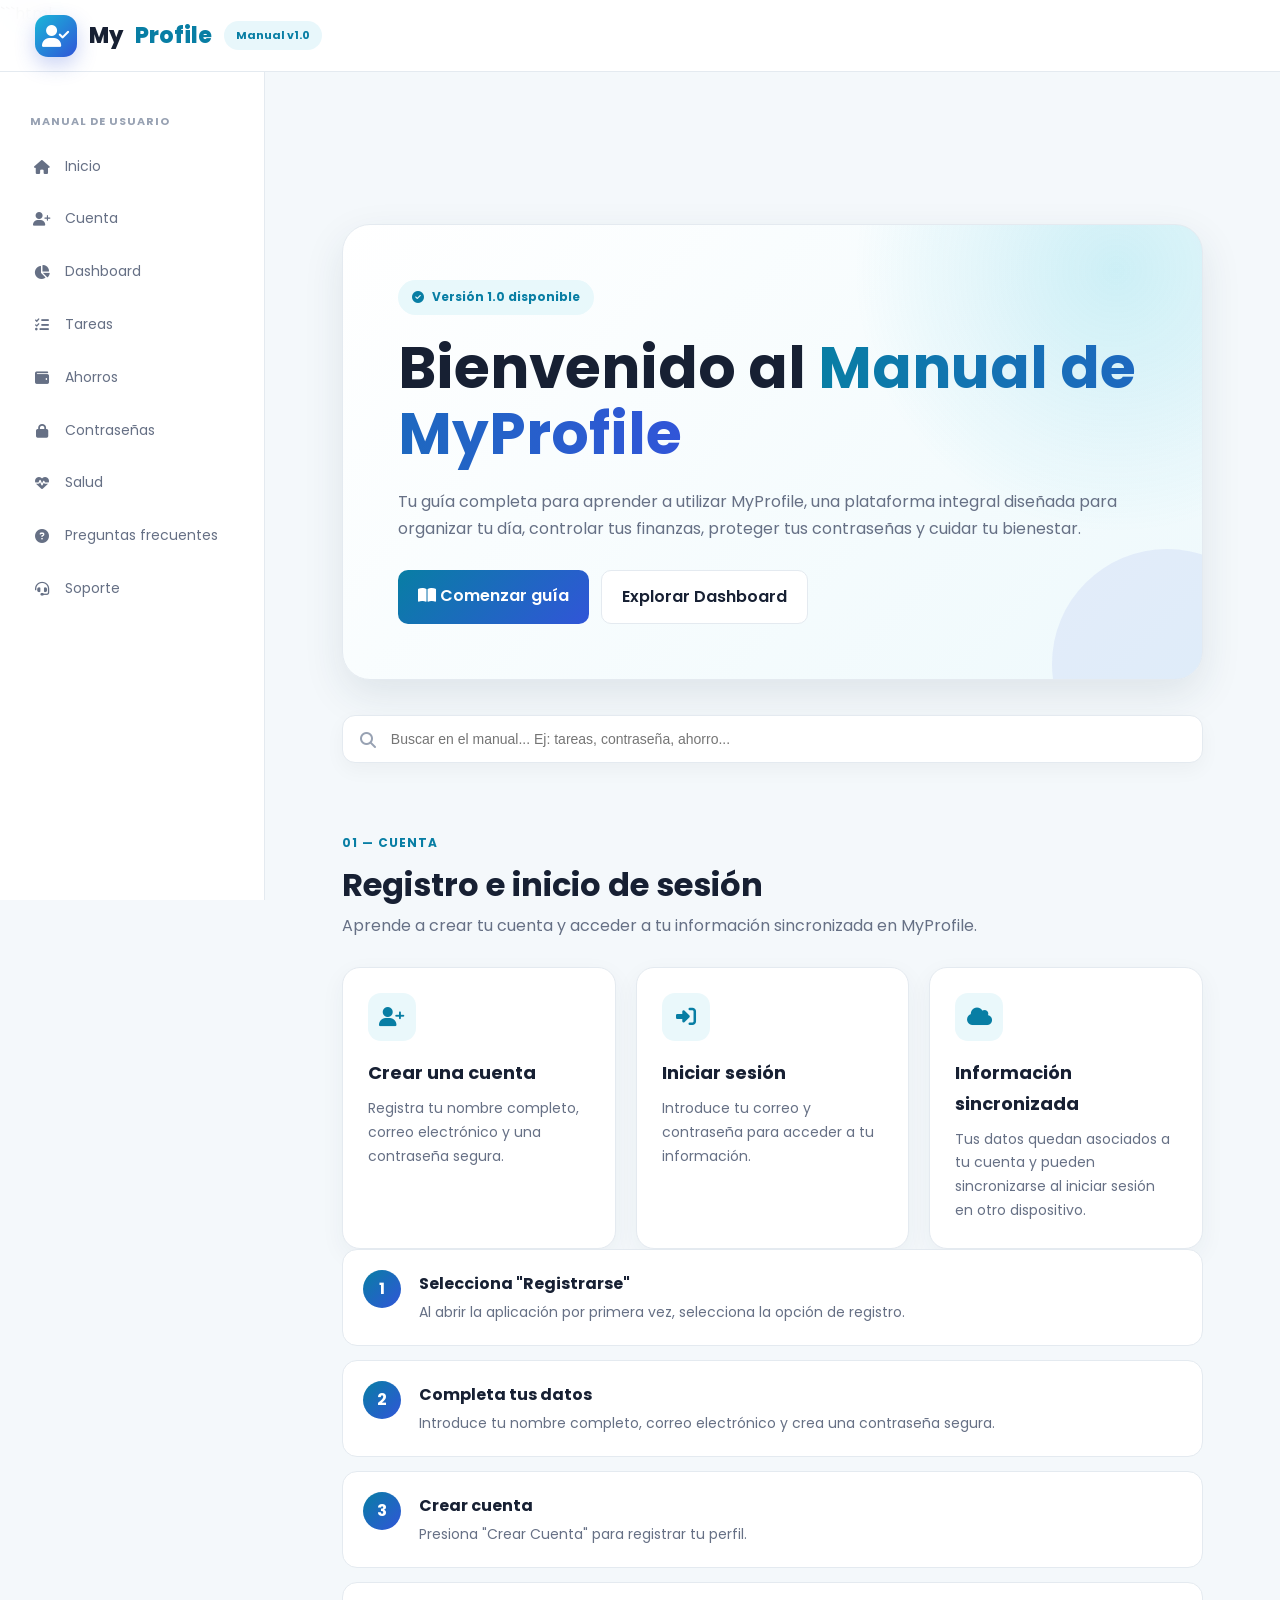
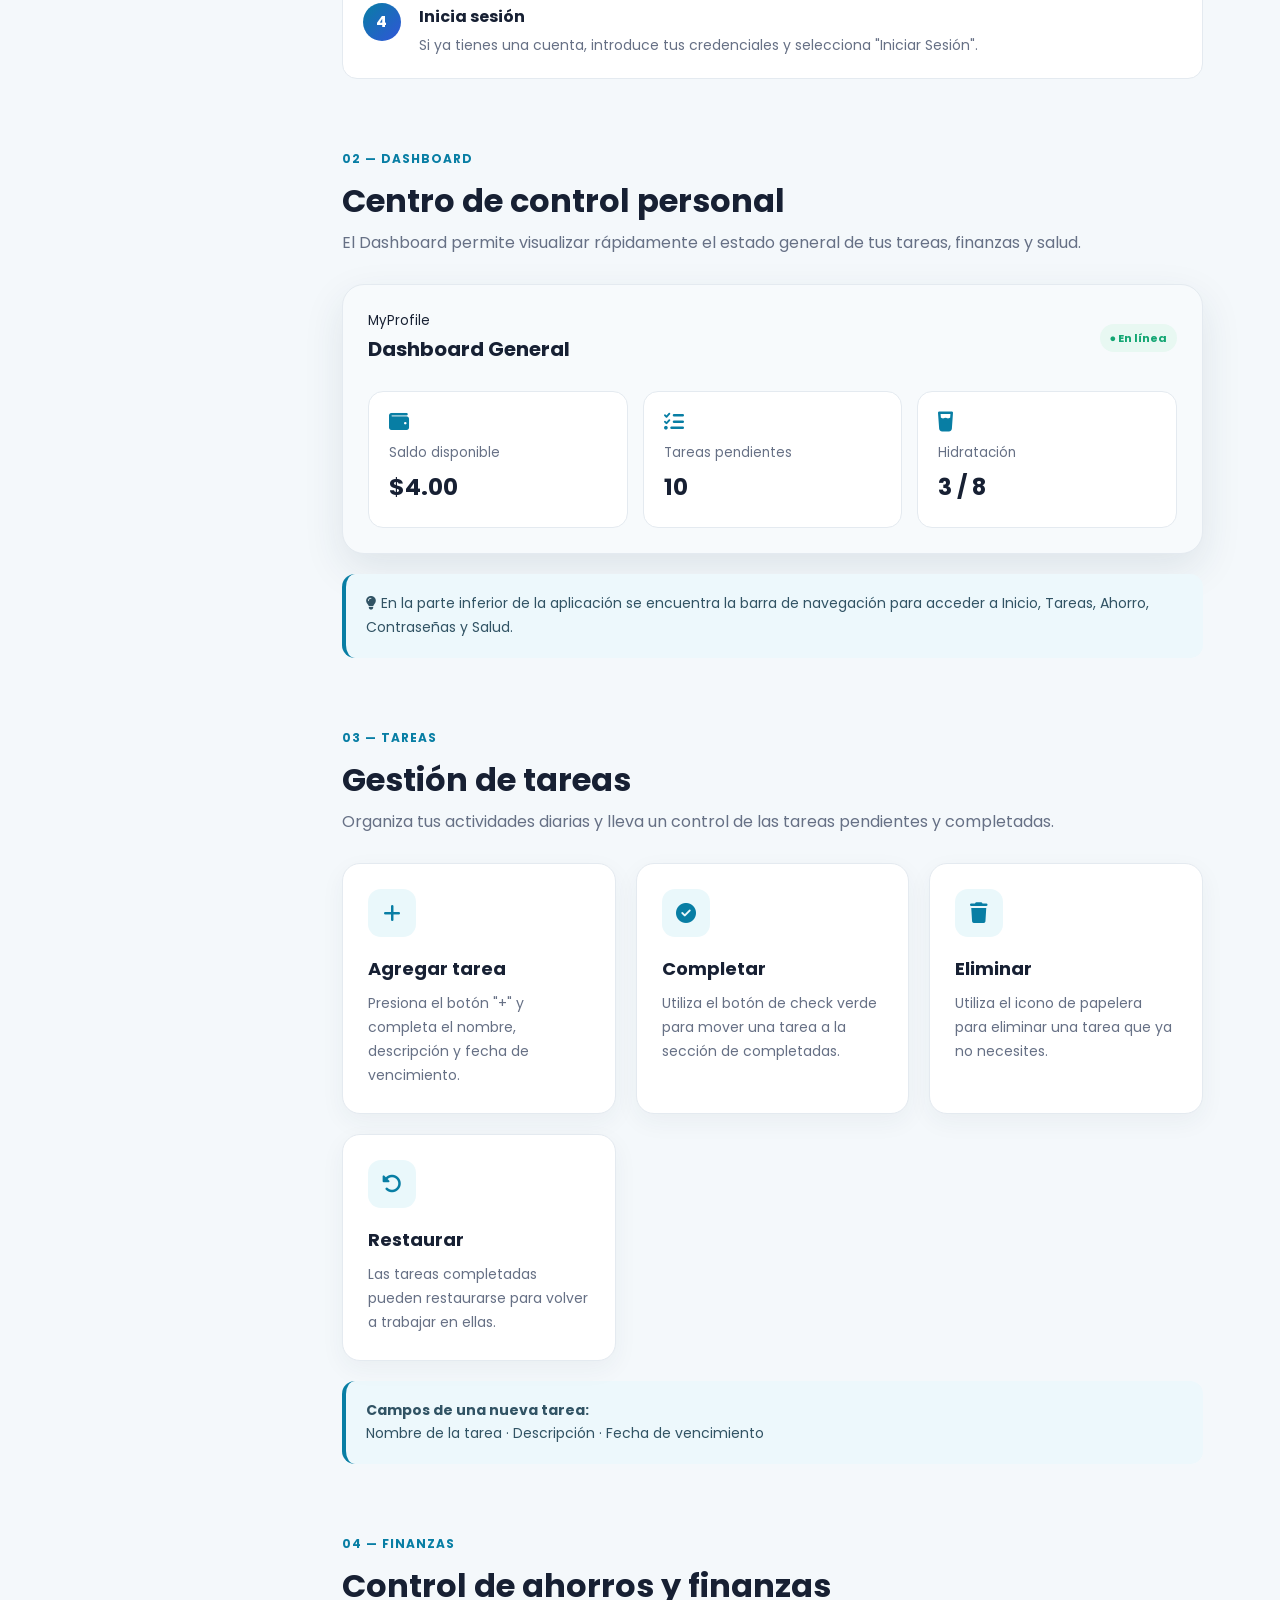
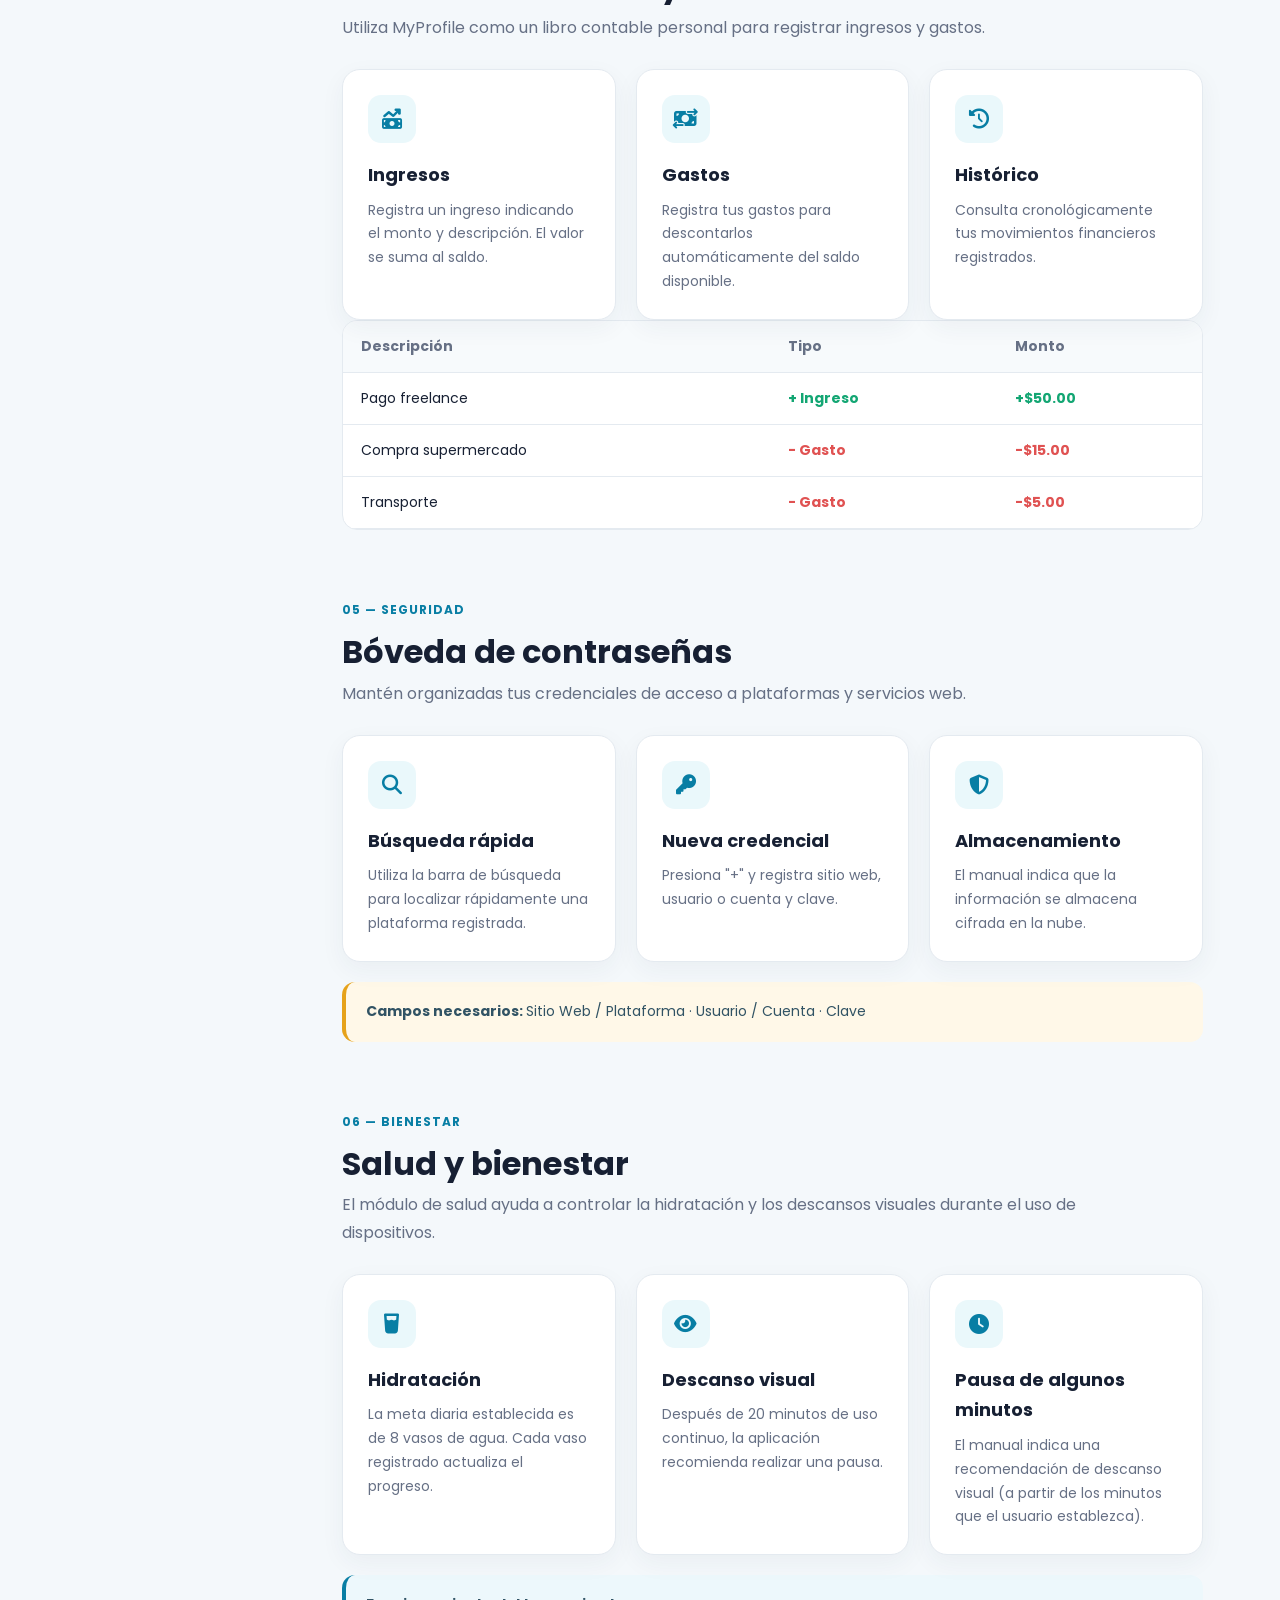
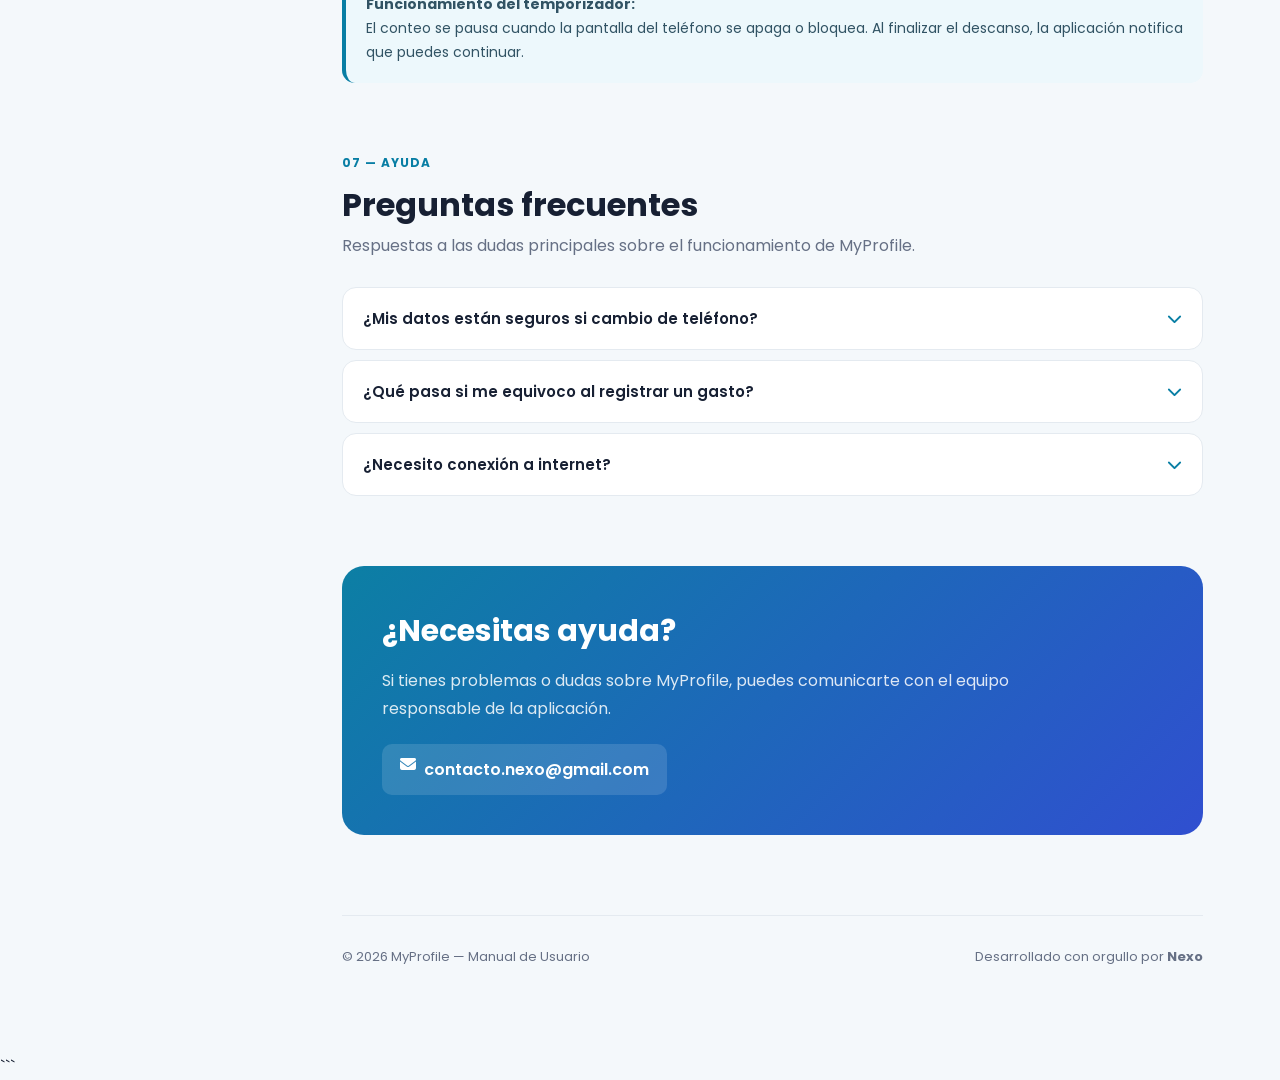
<file: manual-usuario-inicial/index.html>
```html
<!DOCTYPE html>
<html lang="es">
<head>
    <meta charset="UTF-8">
    <meta name="viewport" content="width=device-width, initial-scale=1.0">

    <title>MyProfile | Manual de Usuario</title>

    <!-- Google Fonts -->
    <link rel="preconnect" href="https://fonts.googleapis.com">
    <link rel="preconnect" href="https://fonts.gstatic.com" crossorigin>
    <link href="https://fonts.googleapis.com/css2?family=Poppins:wght@300;400;500;600;700;800&display=swap" rel="stylesheet">

    <!-- Font Awesome -->
    <link rel="stylesheet"
          href="https://cdnjs.cloudflare.com/ajax/libs/font-awesome/6.5.2/css/all.min.css">

    <style>

        /* =====================================================
           CONFIGURACIÓN GENERAL
        ===================================================== */

        * {
            margin: 0;
            padding: 0;
            box-sizing: border-box;
            scroll-behavior: smooth;
        }

        :root {
            --primary: #087ea4;
            --primary-light: #18b7d8;
            --secondary: #3155d8;

            --background: #f4f8fb;
            --white: #ffffff;

            --text: #172033;
            --text-light: #667085;

            --border: #e4eaf0;

            --success: #13a673;
            --danger: #e05252;
            --warning: #e6a21a;

            --shadow: 0 15px 40px rgba(31, 56, 78, .10);
        }

        body {
            font-family: "Poppins", sans-serif;
            background: var(--background);
            color: var(--text);
            line-height: 1.7;
        }

        a {
            text-decoration: none;
            color: inherit;
        }

        button {
            font-family: inherit;
        }

        /* =====================================================
           BARRA SUPERIOR
        ===================================================== */

        header {
            position: fixed;
            top: 0;
            left: 0;
            width: 100%;
            height: 72px;

            background: rgba(255, 255, 255, .94);
            backdrop-filter: blur(15px);

            border-bottom: 1px solid var(--border);

            display: flex;
            align-items: center;
            justify-content: space-between;

            padding: 0 35px;

            z-index: 1000;
        }

        .brand {
            display: flex;
            align-items: center;
            gap: 12px;
            font-weight: 800;
            font-size: 22px;
            color: var(--text);
        }

        .brand-icon {
            width: 42px;
            height: 42px;
            border-radius: 13px;

            display: flex;
            align-items: center;
            justify-content: center;

            color: white;

            background: linear-gradient(
                135deg,
                var(--primary-light),
                var(--secondary)
            );

            box-shadow: 0 8px 20px rgba(49, 85, 216, .25);
        }

        .brand span {
            color: var(--primary);
        }

        .version {
            background: #e8f7fb;
            color: var(--primary);
            padding: 5px 12px;
            border-radius: 20px;
            font-size: 11px;
            font-weight: 700;
        }

        /* =====================================================
           LAYOUT
        ===================================================== */

        .layout {
            display: flex;
            padding-top: 72px;
        }

        /* =====================================================
           SIDEBAR
        ===================================================== */

        aside {
            position: fixed;
            top: 72px;
            left: 0;
            width: 265px;
            height: calc(100vh - 72px);

            background: white;
            border-right: 1px solid var(--border);

            padding: 30px 18px;

            overflow-y: auto;
        }

        .menu-title {
            font-size: 11px;
            color: #98a2b3;
            font-weight: 700;
            letter-spacing: 1px;
            margin: 10px 12px 12px;
            text-transform: uppercase;
        }

        .menu a {
            display: flex;
            align-items: center;
            gap: 13px;

            padding: 12px 14px;
            margin-bottom: 5px;

            border-radius: 10px;

            color: var(--text-light);
            font-size: 14px;

            transition: .25s;
        }

        .menu a i {
            width: 20px;
            text-align: center;
        }

        .menu a:hover,
        .menu a.active {
            background: #eaf7fb;
            color: var(--primary);
            transform: translateX(3px);
        }

        .menu a.active {
            font-weight: 600;
        }

        /* =====================================================
           CONTENIDO
        ===================================================== */

        main {
            margin-left: 265px;
            width: calc(100% - 265px);
            padding: 55px 6%;
        }

        /* =====================================================
           HERO
        ===================================================== */

        .hero {
            position: relative;
            overflow: hidden;

            background:
                radial-gradient(circle at 90% 10%,
                rgba(24,183,216,.18),
                transparent 30%),

                linear-gradient(
                    135deg,
                    #ffffff,
                    #eef9fc
                );

            border: 1px solid var(--border);
            border-radius: 28px;

            padding: 55px;

            box-shadow: var(--shadow);
        }

        .hero::after {
            content: "";
            position: absolute;

            width: 230px;
            height: 230px;

            border-radius: 50%;

            right: -80px;
            bottom: -100px;

            background: rgba(49,85,216,.08);
        }

        .hero-badge {
            display: inline-flex;
            align-items: center;
            gap: 8px;

            padding: 7px 14px;

            background: #e8f8fb;
            color: var(--primary);

            border-radius: 30px;

            font-size: 12px;
            font-weight: 700;

            margin-bottom: 20px;
        }

        .hero h1 {
            max-width: 800px;

            font-size: clamp(35px, 5vw, 58px);
            line-height: 1.15;

            margin-bottom: 20px;
        }

        .hero h1 span {
            background: linear-gradient(
                90deg,
                var(--primary),
                var(--secondary)
            );

            -webkit-background-clip: text;
            color: transparent;
        }

        .hero p {
            max-width: 760px;

            color: var(--text-light);
            font-size: 16px;
        }

        .hero-buttons {
            margin-top: 28px;

            display: flex;
            gap: 12px;
            flex-wrap: wrap;
        }

        .btn {
            border: none;
            cursor: pointer;

            padding: 12px 20px;
            border-radius: 10px;

            font-weight: 600;

            transition: .25s;
        }

        .btn-primary {
            background: linear-gradient(
                135deg,
                var(--primary),
                var(--secondary)
            );

            color: white;
        }

        .btn-secondary {
            background: white;
            color: var(--text);
            border: 1px solid var(--border);
        }

        .btn:hover {
            transform: translateY(-2px);
            box-shadow: 0 10px 25px rgba(0,0,0,.10);
        }

        /* =====================================================
           BUSCADOR
        ===================================================== */

        .search-container {
            margin: 35px 0;
            position: relative;
        }

        .search-container i {
            position: absolute;
            left: 18px;
            top: 17px;
            color: #98a2b3;
        }

        #searchInput {
            width: 100%;

            padding: 15px 20px 15px 48px;

            border-radius: 13px;
            border: 1px solid var(--border);

            outline: none;

            background: white;

            font-size: 14px;

            box-shadow: 0 7px 20px rgba(0,0,0,.04);

            transition: .25s;
        }

        #searchInput:focus {
            border-color: var(--primary-light);
            box-shadow: 0 0 0 4px rgba(24,183,216,.10);
        }

        /* =====================================================
           SECCIONES
        ===================================================== */

        section {
            margin-top: 70px;
            scroll-margin-top: 95px;
        }

        .section-header {
            margin-bottom: 28px;
        }

        .section-number {
            color: var(--primary);
            font-size: 12px;
            font-weight: 700;
            letter-spacing: 1px;
        }

        .section-header h2 {
            font-size: 32px;
            margin-top: 5px;
        }

        .section-header p {
            color: var(--text-light);
            max-width: 750px;
        }

        /* =====================================================
           TARJETAS
        ===================================================== */

        .cards {
            display: grid;
            grid-template-columns: repeat(3, 1fr);
            gap: 20px;
        }

        .card {
            background: white;
            border: 1px solid var(--border);
            border-radius: 18px;

            padding: 25px;

            box-shadow: 0 8px 25px rgba(31,56,78,.05);

            transition: .3s;
        }

        .card:hover {
            transform: translateY(-5px);
            box-shadow: var(--shadow);
        }

        .card-icon {
            width: 48px;
            height: 48px;

            border-radius: 13px;

            display: flex;
            align-items: center;
            justify-content: center;

            background: #eaf8fb;
            color: var(--primary);

            font-size: 20px;

            margin-bottom: 17px;
        }

        .card h3 {
            margin-bottom: 8px;
            font-size: 18px;
        }

        .card p {
            color: var(--text-light);
            font-size: 14px;
        }

        /* =====================================================
           PASOS
        ===================================================== */

        .steps {
            display: grid;
            gap: 14px;
        }

        .step {
            display: flex;
            gap: 18px;
            align-items: flex-start;

            padding: 20px;

            background: white;
            border: 1px solid var(--border);

            border-radius: 15px;
        }

        .step-number {
            min-width: 38px;
            height: 38px;

            border-radius: 50%;

            display: flex;
            align-items: center;
            justify-content: center;

            color: white;
            background: linear-gradient(
                135deg,
                var(--primary),
                var(--secondary)
            );

            font-weight: 700;
        }

        .step h4 {
            margin-bottom: 4px;
        }

        .step p {
            color: var(--text-light);
            font-size: 14px;
        }

        /* =====================================================
           DASHBOARD DEMO
        ===================================================== */

        .dashboard {
            background: #f7fafc;

            border: 1px solid var(--border);
            border-radius: 22px;

            padding: 25px;

            box-shadow: var(--shadow);
        }

        .dashboard-top {
            display: flex;
            align-items: center;
            justify-content: space-between;

            margin-bottom: 25px;
        }

        .dashboard-top h3 {
            font-size: 20px;
        }

        .online {
            background: #e8f8f2;
            color: var(--success);

            padding: 5px 10px;

            border-radius: 20px;

            font-size: 11px;
            font-weight: 700;
        }

        .dashboard-grid {
            display: grid;
            grid-template-columns: repeat(3,1fr);
            gap: 15px;
        }

        .metric {
            background: white;

            border: 1px solid var(--border);
            border-radius: 15px;

            padding: 20px;
        }

        .metric i {
            color: var(--primary);
            font-size: 20px;
            margin-bottom: 10px;
        }

        .metric small {
            display: block;
            color: var(--text-light);
        }

        .metric strong {
            display: block;
            font-size: 23px;
            margin-top: 3px;
        }

        /* =====================================================
           TABLA
        ===================================================== */

        .table-wrapper {
            overflow-x: auto;

            background: white;

            border: 1px solid var(--border);
            border-radius: 15px;
        }

        table {
            width: 100%;
            border-collapse: collapse;
            min-width: 600px;
        }

        th,
        td {
            padding: 15px 18px;
            text-align: left;
            border-bottom: 1px solid var(--border);
            font-size: 14px;
        }

        th {
            background: #f7fafc;
            color: var(--text-light);
        }

        td {
            color: var(--text);
        }

        .income {
            color: var(--success);
            font-weight: 700;
        }

        .expense {
            color: var(--danger);
            font-weight: 700;
        }

        /* =====================================================
           ALERTAS
        ===================================================== */

        .info-box {
            padding: 18px 20px;

            border-radius: 13px;

            margin-top: 20px;

            background: #edf8fc;
            border-left: 4px solid var(--primary);

            color: #315364;

            font-size: 14px;
        }

        .warning-box {
            background: #fff8e8;
            border-left-color: var(--warning);
        }

        /* =====================================================
           FAQ
        ===================================================== */

        .faq {
            background: white;
            border: 1px solid var(--border);

            border-radius: 14px;

            margin-bottom: 10px;

            overflow: hidden;
        }

        .faq-question {
            width: 100%;

            border: none;
            background: transparent;

            padding: 19px 20px;

            display: flex;
            align-items: center;
            justify-content: space-between;

            cursor: pointer;

            font-size: 15px;
            font-weight: 600;
            text-align: left;

            color: var(--text);
        }

        .faq-question i {
            color: var(--primary);
            transition: .3s;
        }

        .faq-answer {
            max-height: 0;
            overflow: hidden;

            transition: max-height .35s ease;

            color: var(--text-light);
            font-size: 14px;
        }

        .faq-answer p {
            padding: 0 20px 20px;
        }

        .faq.open .faq-answer {
            max-height: 200px;
        }

        .faq.open .faq-question i {
            transform: rotate(180deg);
        }

        /* =====================================================
           SOPORTE
        ===================================================== */

        .support {
            background:
                linear-gradient(
                    135deg,
                    #0c7fa4,
                    #304fd0
                );

            color: white;

            border-radius: 22px;

            padding: 40px;

            position: relative;
            overflow: hidden;
        }

        .support h2 {
            font-size: 30px;
            margin-bottom: 10px;
        }

        .support p {
            opacity: .85;
            max-width: 650px;
        }

        .email {
            display: inline-flex;

            margin-top: 22px;

            background: rgba(255,255,255,.13);

            padding: 12px 18px;

            border-radius: 10px;

            font-weight: 600;
        }

        /* =====================================================
           FOOTER
        ===================================================== */

        footer {
            margin-top: 80px;

            border-top: 1px solid var(--border);

            padding: 30px 0;

            color: var(--text-light);

            font-size: 13px;

            display: flex;
            justify-content: space-between;
            gap: 20px;
            flex-wrap: wrap;
        }

        /* =====================================================
           BOTÓN ARRIBA
        ===================================================== */

        #topButton {
            position: fixed;

            right: 25px;
            bottom: 25px;

            width: 45px;
            height: 45px;

            border: none;
            border-radius: 50%;

            background: var(--primary);
            color: white;

            cursor: pointer;

            display: none;

            box-shadow: 0 8px 20px rgba(0,0,0,.15);

            z-index: 999;
        }

        #topButton.show {
            display: block;
        }

        /* =====================================================
           MENÚ MÓVIL
        ===================================================== */

        #mobileMenu {
            display: none;

            border: none;
            background: transparent;

            font-size: 23px;
            color: var(--text);
            cursor: pointer;
        }

        /* =====================================================
           ANIMACIONES
        ===================================================== */

        .reveal {
            opacity: 0;
            transform: translateY(25px);

            transition: .7s ease;
        }

        .reveal.visible {
            opacity: 1;
            transform: translateY(0);
        }

        .no-results {
            display: none;

            background: white;
            padding: 25px;

            border-radius: 15px;

            color: var(--text-light);
            text-align: center;
        }

        /* =====================================================
           RESPONSIVE
        ===================================================== */

        @media(max-width: 1000px) {

            .cards {
                grid-template-columns: repeat(2,1fr);
            }

            .dashboard-grid {
                grid-template-columns: 1fr;
            }
        }

        @media(max-width: 768px) {

            header {
                padding: 0 20px;
            }

            .version {
                display: none;
            }

            #mobileMenu {
                display: block;
            }

            aside {
                transform: translateX(-100%);
                transition: .3s;
                z-index: 900;
                box-shadow: 10px 0 30px rgba(0,0,0,.1);
            }

            aside.open {
                transform: translateX(0);
            }

            main {
                margin-left: 0;
                width: 100%;
                padding: 35px 20px;
            }

            .hero {
                padding: 35px 25px;
            }

            .hero h1 {
                font-size: 36px;
            }

            .cards {
                grid-template-columns: 1fr;
            }

            .support {
                padding: 30px 25px;
            }

            footer {
                flex-direction: column;
            }
        }

    </style>
</head>

<body>

<!-- =====================================================
     HEADER
===================================================== -->

<header>

    <a href="#inicio" class="brand">

        <div class="brand-icon">
            <i class="fa-solid fa-user-check"></i>
        </div>

        My<span>Profile</span>

        <small class="version">
            Manual v1.0
        </small>

    </a>

    <button id="mobileMenu">
        <i class="fa-solid fa-bars"></i>
    </button>

</header>


<div class="layout">

<!-- =====================================================
     SIDEBAR
===================================================== -->

<aside id="sidebar">

    <div class="menu-title">
        Manual de usuario
    </div>

    <nav class="menu">

        <a href="#inicio" class="active">
            <i class="fa-solid fa-house"></i>
            Inicio
        </a>

        <a href="#cuenta">
            <i class="fa-solid fa-user-plus"></i>
            Cuenta
        </a>

        <a href="#dashboard">
            <i class="fa-solid fa-chart-pie"></i>
            Dashboard
        </a>

        <a href="#tareas">
            <i class="fa-solid fa-list-check"></i>
            Tareas
        </a>

        <a href="#ahorros">
            <i class="fa-solid fa-wallet"></i>
            Ahorros
        </a>

        <a href="#passwords">
            <i class="fa-solid fa-lock"></i>
            Contraseñas
        </a>

        <a href="#salud">
            <i class="fa-solid fa-heart-pulse"></i>
            Salud
        </a>

        <a href="#faq">
            <i class="fa-solid fa-circle-question"></i>
            Preguntas frecuentes
        </a>

        <a href="#soporte">
            <i class="fa-solid fa-headset"></i>
            Soporte
        </a>

    </nav>

</aside>


<!-- =====================================================
     MAIN
===================================================== -->

<main>

<!-- =====================================================
     INICIO
===================================================== -->

<section id="inicio" class="hero reveal">

    <div class="hero-badge">
        <i class="fa-solid fa-circle-check"></i>
        Versión 1.0 disponible
    </div>

    <h1>
        Bienvenido al
        <span>Manual de MyProfile</span>
    </h1>

    <p>
        Tu guía completa para aprender a utilizar MyProfile,
        una plataforma integral diseñada para organizar tu día,
        controlar tus finanzas, proteger tus contraseñas y cuidar
        tu bienestar.
    </p>

    <div class="hero-buttons">

        <a href="#cuenta" class="btn btn-primary">
            <i class="fa-solid fa-book-open"></i>
            Comenzar guía
        </a>

        <a href="#dashboard" class="btn btn-secondary">
            Explorar Dashboard
        </a>

    </div>

</section>


<!-- =====================================================
     BUSCADOR
===================================================== -->

<div class="search-container">

    <i class="fa-solid fa-magnifying-glass"></i>

    <input
        type="text"
        id="searchInput"
        placeholder="Buscar en el manual... Ej: tareas, contraseña, ahorro..."
    >

</div>

<div id="noResults" class="no-results">
    <i class="fa-solid fa-face-frown"></i>
    No encontramos ninguna sección relacionada con tu búsqueda.
</div>


<!-- =====================================================
     CUENTA
===================================================== -->

<section id="cuenta" class="reveal">

    <div class="section-header">

        <div class="section-number">
            01 — CUENTA
        </div>

        <h2>Registro e inicio de sesión</h2>

        <p>
            Aprende a crear tu cuenta y acceder a tu información
            sincronizada en MyProfile.
        </p>

    </div>


    <div class="cards">

        <div class="card">

            <div class="card-icon">
                <i class="fa-solid fa-user-plus"></i>
            </div>

            <h3>Crear una cuenta</h3>

            <p>
                Registra tu nombre completo, correo electrónico
                y una contraseña segura.
            </p>

        </div>


        <div class="card">

            <div class="card-icon">
                <i class="fa-solid fa-right-to-bracket"></i>
            </div>

            <h3>Iniciar sesión</h3>

            <p>
                Introduce tu correo y contraseña para acceder
                a tu información.
            </p>

        </div>


        <div class="card">

            <div class="card-icon">
                <i class="fa-solid fa-cloud"></i>
            </div>

            <h3>Información sincronizada</h3>

            <p>
                Tus datos quedan asociados a tu cuenta y pueden
                sincronizarse al iniciar sesión en otro dispositivo.
            </p>

        </div>

    </div>


    <div class="steps">

        <div class="step">

            <div class="step-number">1</div>

            <div>
                <h4>Selecciona "Registrarse"</h4>

                <p>
                    Al abrir la aplicación por primera vez,
                    selecciona la opción de registro.
                </p>
            </div>

        </div>


        <div class="step">

            <div class="step-number">2</div>

            <div>
                <h4>Completa tus datos</h4>

                <p>
                    Introduce tu nombre completo, correo electrónico
                    y crea una contraseña segura.
                </p>
            </div>

        </div>


        <div class="step">

            <div class="step-number">3</div>

            <div>
                <h4>Crear cuenta</h4>

                <p>
                    Presiona "Crear Cuenta" para registrar tu perfil.
                </p>
            </div>

        </div>


        <div class="step">

            <div class="step-number">4</div>

            <div>
                <h4>Inicia sesión</h4>

                <p>
                    Si ya tienes una cuenta, introduce tus
                    credenciales y selecciona "Iniciar Sesión".
                </p>
            </div>

        </div>

    </div>

</section>


<!-- =====================================================
     DASHBOARD
===================================================== -->

<section id="dashboard" class="reveal">

    <div class="section-header">

        <div class="section-number">
            02 — DASHBOARD
        </div>

        <h2>Centro de control personal</h2>

        <p>
            El Dashboard permite visualizar rápidamente el estado
            general de tus tareas, finanzas y salud.
        </p>

    </div>


    <div class="dashboard">

        <div class="dashboard-top">

            <div>
                <small>MyProfile</small>
                <h3>Dashboard General</h3>
            </div>

            <div class="online">
                ● En línea
            </div>

        </div>


        <div class="dashboard-grid">

            <div class="metric">

                <i class="fa-solid fa-wallet"></i>

                <small>Saldo disponible</small>

                <strong>$4.00</strong>

            </div>


            <div class="metric">

                <i class="fa-solid fa-list-check"></i>

                <small>Tareas pendientes</small>

                <strong>10</strong>

            </div>


            <div class="metric">

                <i class="fa-solid fa-glass-water"></i>

                <small>Hidratación</small>

                <strong>3 / 8</strong>

            </div>

        </div>

    </div>


    <div class="info-box">

        <i class="fa-solid fa-lightbulb"></i>

        En la parte inferior de la aplicación se encuentra
        la barra de navegación para acceder a Inicio, Tareas,
        Ahorro, Contraseñas y Salud.

    </div>

</section>


<!-- =====================================================
     TAREAS
===================================================== -->

<section id="tareas" class="reveal">

    <div class="section-header">

        <div class="section-number">
            03 — TAREAS
        </div>

        <h2>Gestión de tareas</h2>

        <p>
            Organiza tus actividades diarias y lleva un control
            de las tareas pendientes y completadas.
        </p>

    </div>


    <div class="cards">

        <div class="card">

            <div class="card-icon">
                <i class="fa-solid fa-plus"></i>
            </div>

            <h3>Agregar tarea</h3>

            <p>
                Presiona el botón "+" y completa el nombre,
                descripción y fecha de vencimiento.
            </p>

        </div>


        <div class="card">

            <div class="card-icon">
                <i class="fa-solid fa-circle-check"></i>
            </div>

            <h3>Completar</h3>

            <p>
                Utiliza el botón de check verde para mover
                una tarea a la sección de completadas.
            </p>

        </div>


        <div class="card">

            <div class="card-icon">
                <i class="fa-solid fa-trash"></i>
            </div>

            <h3>Eliminar</h3>

            <p>
                Utiliza el icono de papelera para eliminar
                una tarea que ya no necesites.
            </p>

        </div>


        <div class="card">

            <div class="card-icon">
                <i class="fa-solid fa-rotate-left"></i>
            </div>

            <h3>Restaurar</h3>

            <p>
                Las tareas completadas pueden restaurarse
                para volver a trabajar en ellas.
            </p>

        </div>

    </div>


    <div class="info-box">

        <strong>Campos de una nueva tarea:</strong>

        <br>

        Nombre de la tarea · Descripción · Fecha de vencimiento

    </div>

</section>


<!-- =====================================================
     AHORROS
===================================================== -->

<section id="ahorros" class="reveal">

    <div class="section-header">

        <div class="section-number">
            04 — FINANZAS
        </div>

        <h2>Control de ahorros y finanzas</h2>

        <p>
            Utiliza MyProfile como un libro contable personal
            para registrar ingresos y gastos.
        </p>

    </div>


    <div class="cards">

        <div class="card">

            <div class="card-icon">
                <i class="fa-solid fa-money-bill-trend-up"></i>
            </div>

            <h3>Ingresos</h3>

            <p>
                Registra un ingreso indicando el monto
                y descripción. El valor se suma al saldo.
            </p>

        </div>


        <div class="card">

            <div class="card-icon">
                <i class="fa-solid fa-money-bill-transfer"></i>
            </div>

            <h3>Gastos</h3>

            <p>
                Registra tus gastos para descontarlos
                automáticamente del saldo disponible.
            </p>

        </div>


        <div class="card">

            <div class="card-icon">
                <i class="fa-solid fa-clock-rotate-left"></i>
            </div>

            <h3>Histórico</h3>

            <p>
                Consulta cronológicamente tus movimientos
                financieros registrados.
            </p>

        </div>

    </div>


    <div class="table-wrapper">

        <table>

            <thead>

                <tr>
                    <th>Descripción</th>
                    <th>Tipo</th>
                    <th>Monto</th>
                </tr>

            </thead>

            <tbody>

                <tr>
                    <td>Pago freelance</td>
                    <td class="income">+ Ingreso</td>
                    <td class="income">+$50.00</td>
                </tr>

                <tr>
                    <td>Compra supermercado</td>
                    <td class="expense">- Gasto</td>
                    <td class="expense">-$15.00</td>
                </tr>

                <tr>
                    <td>Transporte</td>
                    <td class="expense">- Gasto</td>
                    <td class="expense">-$5.00</td>
                </tr>

            </tbody>

        </table>

    </div>

</section>


<!-- =====================================================
     CONTRASEÑAS
===================================================== -->

<section id="passwords" class="reveal">

    <div class="section-header">

        <div class="section-number">
            05 — SEGURIDAD
        </div>

        <h2>Bóveda de contraseñas</h2>

        <p>
            Mantén organizadas tus credenciales de acceso
            a plataformas y servicios web.
        </p>

    </div>


    <div class="cards">

        <div class="card">

            <div class="card-icon">
                <i class="fa-solid fa-magnifying-glass"></i>
            </div>

            <h3>Búsqueda rápida</h3>

            <p>
                Utiliza la barra de búsqueda para localizar
                rápidamente una plataforma registrada.
            </p>

        </div>


        <div class="card">

            <div class="card-icon">
                <i class="fa-solid fa-key"></i>
            </div>

            <h3>Nueva credencial</h3>

            <p>
                Presiona "+" y registra sitio web, usuario
                o cuenta y clave.
            </p>

        </div>


        <div class="card">

            <div class="card-icon">
                <i class="fa-solid fa-shield-halved"></i>
            </div>

            <h3>Almacenamiento</h3>

            <p>
                El manual indica que la información se almacena
                cifrada en la nube.
            </p>

        </div>

    </div>


    <div class="info-box warning-box">

        <strong>
            Campos necesarios:
        </strong>

        Sitio Web / Plataforma · Usuario / Cuenta · Clave

    </div>

</section>


<!-- =====================================================
     SALUD
===================================================== -->

<section id="salud" class="reveal">

    <div class="section-header">

        <div class="section-number">
            06 — BIENESTAR
        </div>

        <h2>Salud y bienestar</h2>

        <p>
            El módulo de salud ayuda a controlar la hidratación
            y los descansos visuales durante el uso de dispositivos.
        </p>

    </div>


    <div class="cards">

        <div class="card">

            <div class="card-icon">
                <i class="fa-solid fa-glass-water"></i>
            </div>

            <h3>Hidratación</h3>

            <p>
                La meta diaria establecida es de 8 vasos de agua.
                Cada vaso registrado actualiza el progreso.
            </p>

        </div>


        <div class="card">

            <div class="card-icon">
                <i class="fa-solid fa-eye"></i>
            </div>

            <h3>Descanso visual</h3>

            <p>
                Después de 20 minutos de uso continuo,
                la aplicación recomienda realizar una pausa.
            </p>

        </div>


        <div class="card">

            <div class="card-icon">
                <i class="fa-solid fa-clock"></i>
            </div>

            <h3>Pausa de algunos minutos</h3>

            <p>
                El manual indica una recomendación de descanso
                visual (a partir de los minutos que el usuario establezca).
            </p>

        </div>

    </div>


    <div class="info-box">

        <strong>Funcionamiento del temporizador:</strong>

        <br>

        El conteo se pausa cuando la pantalla del teléfono
        se apaga o bloquea. Al finalizar el descanso,
        la aplicación notifica que puedes continuar.

    </div>

</section>


<!-- =====================================================
     FAQ
===================================================== -->

<section id="faq" class="reveal">

    <div class="section-header">

        <div class="section-number">
            07 — AYUDA
        </div>

        <h2>Preguntas frecuentes</h2>

        <p>
            Respuestas a las dudas principales sobre el funcionamiento
            de MyProfile.
        </p>

    </div>


    <div class="faq">

        <button class="faq-question">

            ¿Mis datos están seguros si cambio de teléfono?

            <i class="fa-solid fa-chevron-down"></i>

        </button>

        <div class="faq-answer">

            <p>
                Según el manual, gracias al backend en la nube
                con Supabase, al iniciar sesión en un nuevo
                dispositivo la información se sincroniza.
            </p>

        </div>

    </div>


    <div class="faq">

        <button class="faq-question">

            ¿Qué pasa si me equivoco al registrar un gasto?

            <i class="fa-solid fa-chevron-down"></i>

        </button>

        <div class="faq-answer">

            <p>
                El manual indica que puedes registrar un movimiento
                de tipo "+ Ingreso" por la misma cantidad para
                corregir el saldo acumulado.
            </p>

        </div>

    </div>


    <div class="faq">

        <button class="faq-question">

            ¿Necesito conexión a internet?

            <i class="fa-solid fa-chevron-down"></i>

        </button>

        <div class="faq-answer">

            <p>
                Sí. El manual indica que se requiere una conexión
                activa a internet para autenticar la cuenta y
                guardar los datos en la base de datos remota.
            </p>

        </div>

    </div>

</section>


<!-- =====================================================
     SOPORTE
===================================================== -->

<section id="soporte" class="reveal">

    <div class="support">

        <h2>
            ¿Necesitas ayuda?
        </h2>

        <p>
            Si tienes problemas o dudas sobre MyProfile,
            puedes comunicarte con el equipo responsable
            de la aplicación.
        </p>

        <div class="email">

            <i class="fa-solid fa-envelope"></i>

            &nbsp;

            contacto.nexo@gmail.com

        </div>

    </div>

</section>


<!-- =====================================================
     FOOTER
===================================================== -->

<footer>

    <div>
        © 2026 MyProfile — Manual de Usuario
    </div>

    <div>
        Desarrollado con orgullo por <strong>Nexo</strong>
    </div>

</footer>

</main>

</div>


<!-- BOTÓN ARRIBA -->

<button id="topButton">

    <i class="fa-solid fa-arrow-up"></i>

</button>


<script>

    /* =====================================================
       MENÚ MÓVIL
    ===================================================== */

    const mobileMenu = document.getElementById("mobileMenu");
    const sidebar = document.getElementById("sidebar");

    mobileMenu.addEventListener("click", () => {

        sidebar.classList.toggle("open");

    });


    /* Cerrar menú al seleccionar una sección */

    document.querySelectorAll(".menu a").forEach(link => {

        link.addEventListener("click", () => {

            sidebar.classList.remove("open");

        });

    });


    /* =====================================================
       NAVEGACIÓN ACTIVA
    ===================================================== */

    const sections = document.querySelectorAll("section[id]");
    const navLinks = document.querySelectorAll(".menu a");

    window.addEventListener("scroll", () => {

        let current = "";

        sections.forEach(section => {

            const sectionTop = section.offsetTop - 150;

            if (window.scrollY >= sectionTop) {

                current = section.getAttribute("id");

            }

        });

        navLinks.forEach(link => {

            link.classList.remove("active");

            if (link.getAttribute("href") === "#" + current) {

                link.classList.add("active");

            }

        });

    });


    /* =====================================================
       FAQ
    ===================================================== */

    const faqQuestions =
        document.querySelectorAll(".faq-question");

    faqQuestions.forEach(question => {

        question.addEventListener("click", () => {

            const faq = question.parentElement;

            faq.classList.toggle("open");

        });

    });


    /* =====================================================
       BUSCADOR
    ===================================================== */

    const searchInput =
        document.getElementById("searchInput");

    const noResults =
        document.getElementById("noResults");

    const searchableSections =
        document.querySelectorAll("main section");

    searchInput.addEventListener("input", () => {

        const search =
            searchInput.value.toLowerCase().trim();

        let results = 0;

        searchableSections.forEach(section => {

            const text =
                section.innerText.toLowerCase();

            if (text.includes(search) || search === "") {

                section.style.display = "";

                results++;

            } else {

                section.style.display = "none";

            }

        });

        if (results === 0 && search !== "") {

            noResults.style.display = "block";

        } else {

            noResults.style.display = "none";

        }

    });


    /* =====================================================
       BOTÓN VOLVER ARRIBA
    ===================================================== */

    const topButton =
        document.getElementById("topButton");

    window.addEventListener("scroll", () => {

        if (window.scrollY > 500) {

            topButton.classList.add("show");

        } else {

            topButton.classList.remove("show");

        }

    });


    topButton.addEventListener("click", () => {

        window.scrollTo({
            top: 0,
            behavior: "smooth"
        });

    });


    /* =====================================================
       ANIMACIONES AL HACER SCROLL
    ===================================================== */

    const revealElements =
        document.querySelectorAll(".reveal");

    const observer =
        new IntersectionObserver(
            entries => {

                entries.forEach(entry => {

                    if (entry.isIntersecting) {

                        entry.target.classList.add("visible");

                    }

                });

            },
            {
                threshold: 0.10
            }
        );


    revealElements.forEach(element => {

        observer.observe(element);

    });


    /* =====================================================
       BOTONES DEL HERO
    ===================================================== */

    document.querySelectorAll('a[href^="#"]')
        .forEach(link => {

            link.addEventListener("click", function(e) {

                const target =
                    document.querySelector(
                        this.getAttribute("href")
                    );

                if (target) {

                    e.preventDefault();

                    target.scrollIntoView({
                        behavior: "smooth"
                    });

                }

            });

        });


    /* =====================================================
       MENSAJE EN CONSOLA
    ===================================================== */

    console.log(
        "MyProfile — Manual de Usuario v1.0 cargado correctamente."
    );

</script>

</body>
</html>
```
</file>
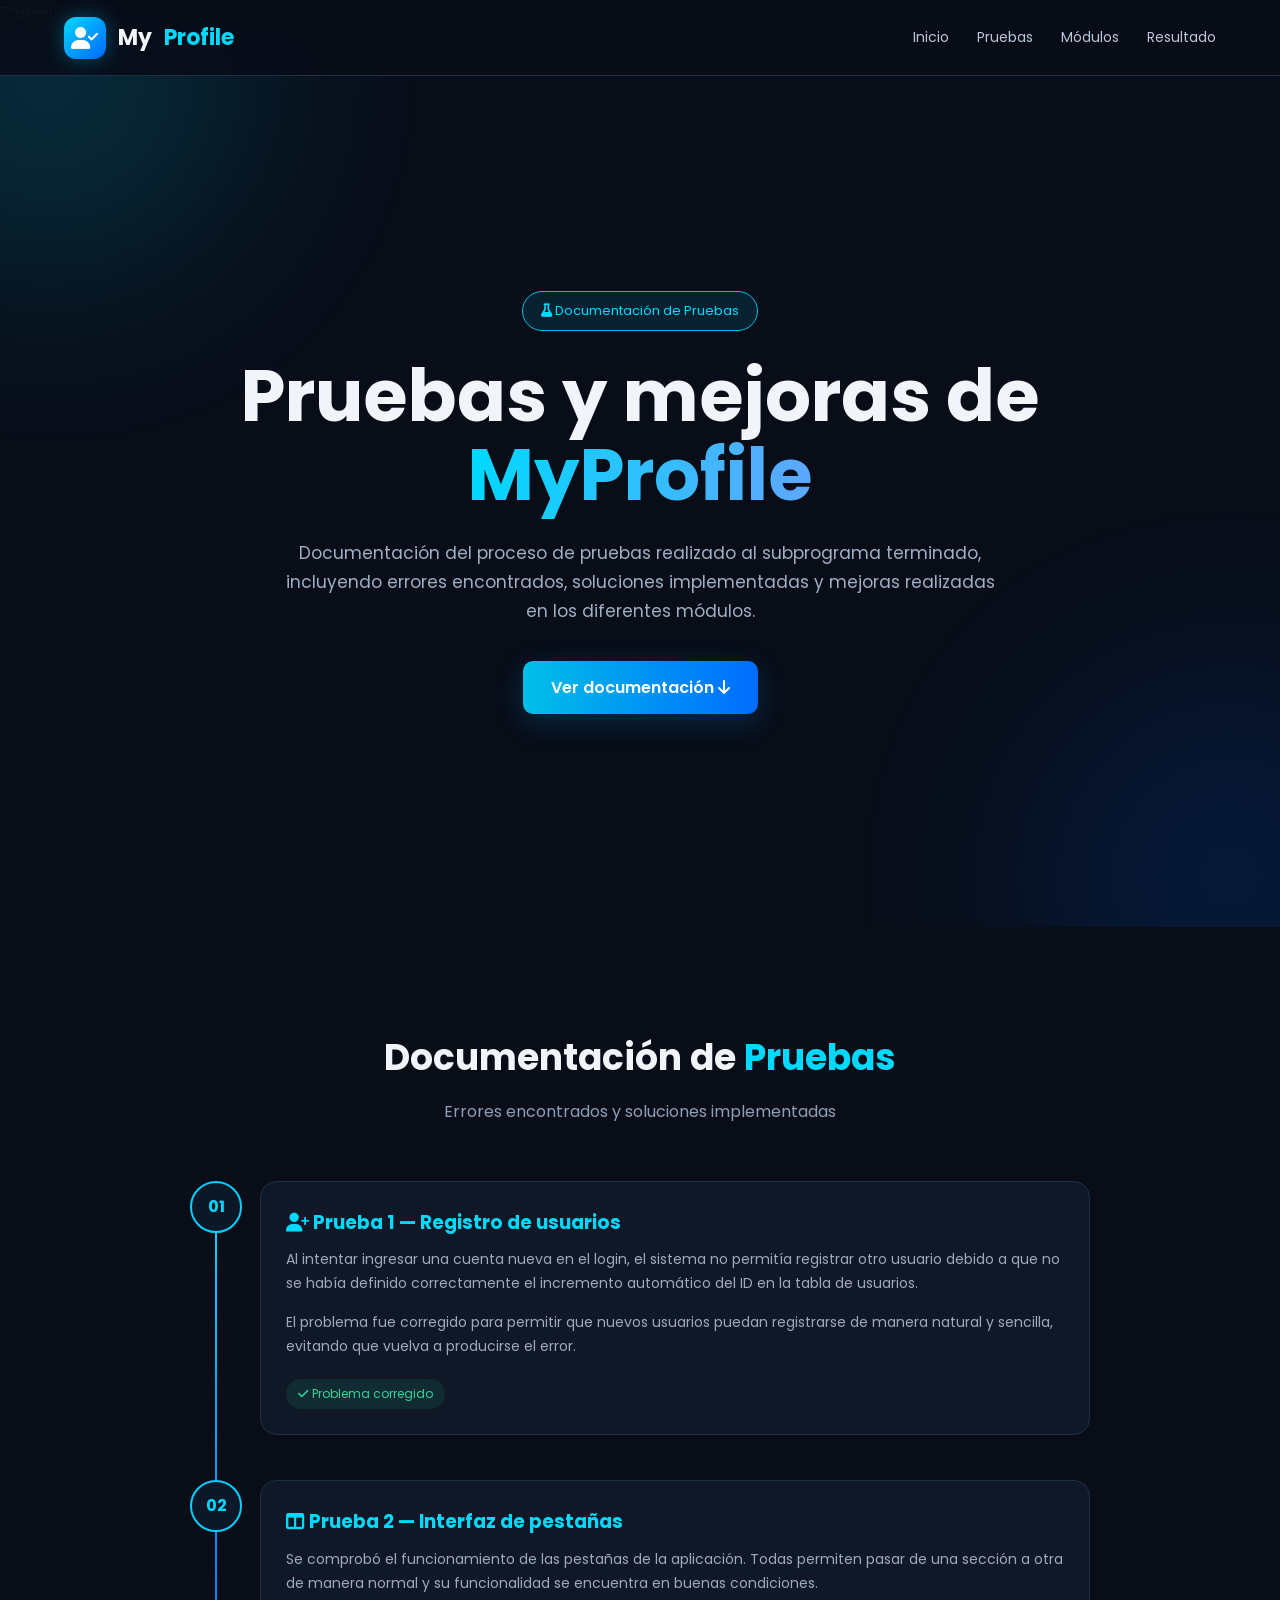
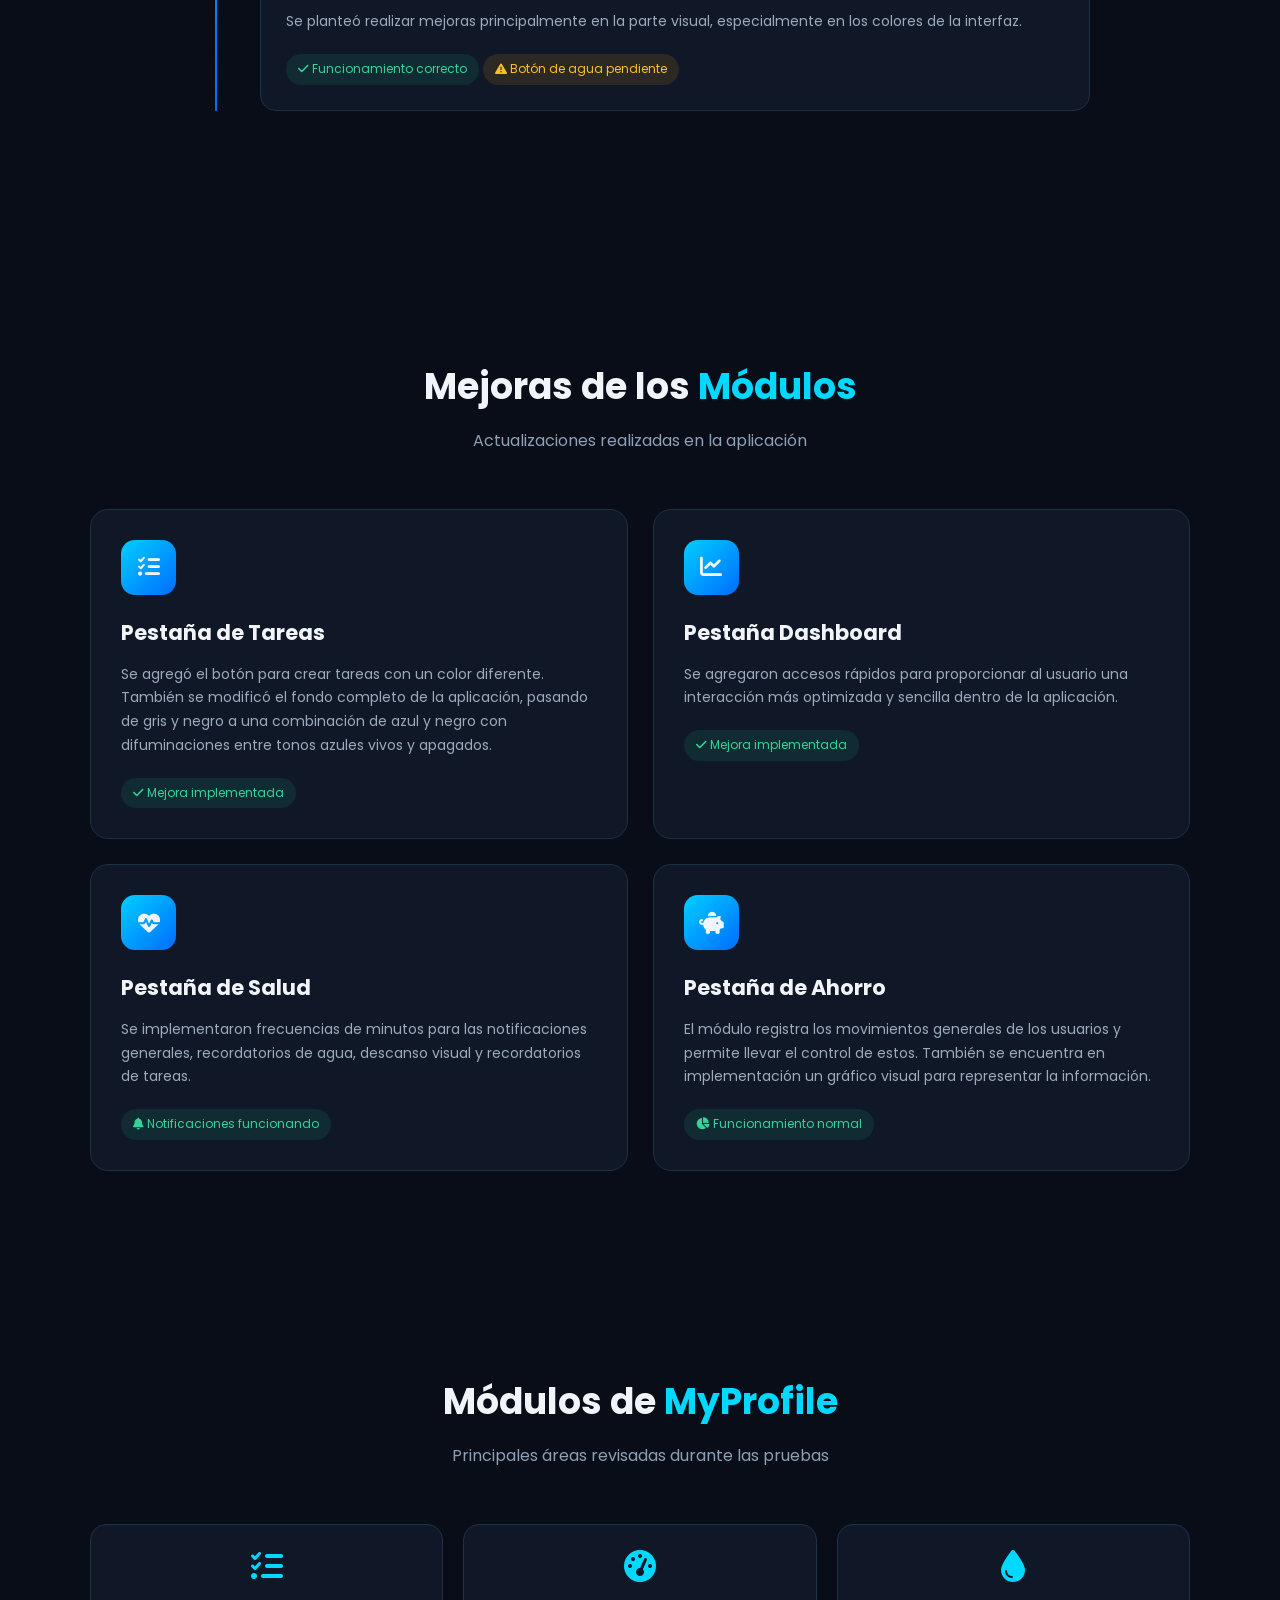
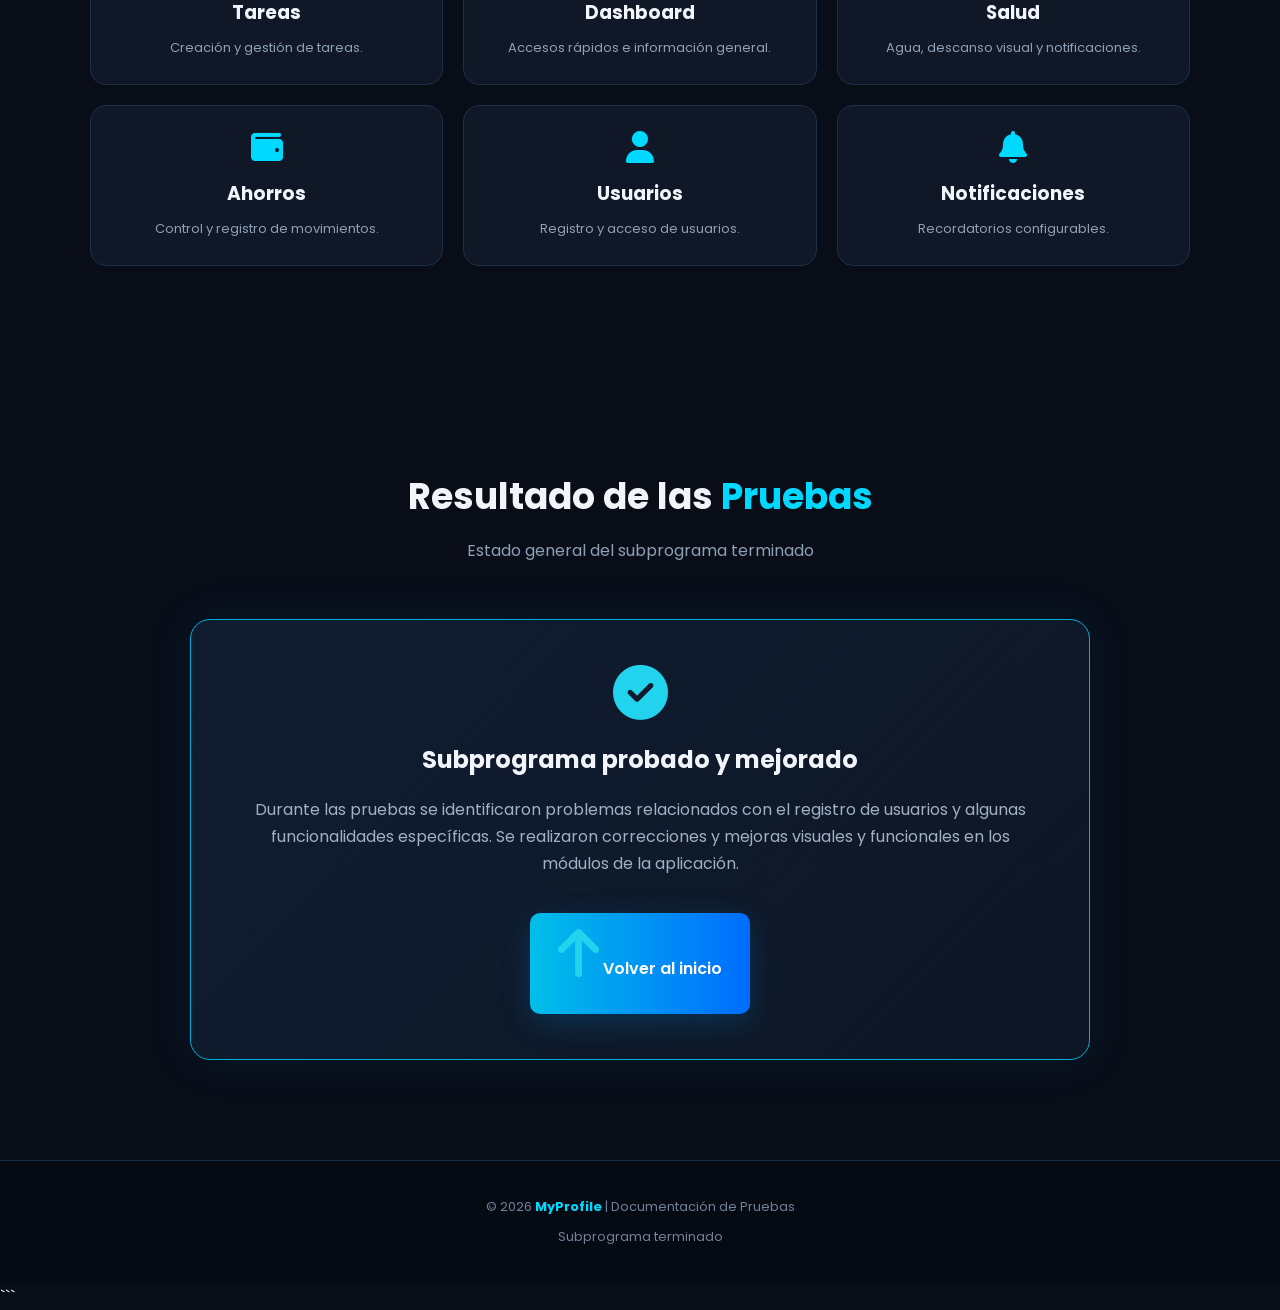
<file: documentacion-pruebas.html>
```html
<!DOCTYPE html>
<html lang="es">
<head>
    <meta charset="UTF-8">
    <meta name="viewport" content="width=device-width, initial-scale=1.0">

    <title>Documentación de Pruebas | MyProfile</title>

    <link rel="preconnect" href="https://fonts.googleapis.com">
    <link rel="preconnect" href="https://fonts.gstatic.com" crossorigin>
    <link href="https://fonts.googleapis.com/css2?family=Poppins:wght@300;400;500;600;700&display=swap" rel="stylesheet">

    <link rel="stylesheet"
          href="https://cdnjs.cloudflare.com/ajax/libs/font-awesome/6.5.2/css/all.min.css">

    <style>
        * {
            margin: 0;
            padding: 0;
            box-sizing: border-box;
        }

        html {
            scroll-behavior: smooth;
        }

        body {
            font-family: 'Poppins', sans-serif;
            background: #080d18;
            color: #f1f5f9;
            line-height: 1.7;
        }

        /* HEADER */
        header {
            position: fixed;
            top: 0;
            left: 0;
            width: 100%;
            z-index: 1000;
            background: rgba(8, 13, 24, 0.90);
            backdrop-filter: blur(15px);
            border-bottom: 1px solid #1d3148;
        }

        .navbar {
            width: 90%;
            max-width: 1200px;
            margin: auto;
            height: 75px;
            display: flex;
            justify-content: space-between;
            align-items: center;
        }

        .logo {
            display: flex;
            align-items: center;
            gap: 12px;
            font-size: 22px;
            font-weight: 700;
        }

        .logo-icon {
            width: 42px;
            height: 42px;
            border-radius: 12px;
            display: flex;
            justify-content: center;
            align-items: center;
            background: linear-gradient(135deg, #00d9ff, #0066ff);
            color: white;
            box-shadow: 0 0 20px rgba(0, 200, 255, .35);
        }

        .logo span {
            color: #00d9ff;
        }

        nav {
            display: flex;
            gap: 28px;
        }

        nav a {
            color: #b8c7d9;
            text-decoration: none;
            font-size: 14px;
            transition: .3s;
        }

        nav a:hover {
            color: #00d9ff;
        }

        /* HERO */
        .hero {
            min-height: 100vh;
            display: flex;
            justify-content: center;
            align-items: center;
            text-align: center;
            padding: 120px 20px 70px;
            position: relative;
            overflow: hidden;
        }

        .glow {
            position: absolute;
            width: 400px;
            height: 400px;
            border-radius: 50%;
            filter: blur(100px);
            opacity: .15;
        }

        .glow.one {
            background: #00d9ff;
            top: -150px;
            left: -150px;
        }

        .glow.two {
            background: #0066ff;
            right: -150px;
            bottom: -150px;
        }

        .hero-content {
            max-width: 900px;
            position: relative;
            z-index: 2;
        }

        .badge {
            display: inline-block;
            padding: 8px 18px;
            border-radius: 30px;
            background: rgba(0, 200, 255, .10);
            border: 1px solid #00bfe8;
            color: #00d9ff;
            font-size: 13px;
            margin-bottom: 25px;
        }

        .hero h1 {
            font-size: clamp(40px, 7vw, 72px);
            line-height: 1.1;
            margin-bottom: 25px;
        }

        .hero h1 span {
            background: linear-gradient(90deg, #00d9ff, #5ea7ff);
            -webkit-background-clip: text;
            color: transparent;
        }

        .hero p {
            color: #9eb0c4;
            max-width: 720px;
            margin: auto;
            font-size: 17px;
        }

        .btn {
            display: inline-block;
            margin-top: 35px;
            padding: 13px 28px;
            border-radius: 10px;
            background: linear-gradient(90deg, #00bfe8, #006cff);
            color: white;
            text-decoration: none;
            font-weight: 600;
            transition: .3s;
            box-shadow: 0 8px 30px rgba(0, 160, 255, .20);
        }

        .btn:hover {
            transform: translateY(-3px);
            box-shadow: 0 12px 35px rgba(0, 200, 255, .35);
        }

        /* GENERAL */
        section {
            padding: 100px 20px;
        }

        .container {
            width: 90%;
            max-width: 1100px;
            margin: auto;
        }

        .section-title {
            text-align: center;
            margin-bottom: 55px;
        }

        .section-title h2 {
            font-size: 36px;
            margin-bottom: 10px;
        }

        .section-title h2 span {
            color: #00d9ff;
        }

        .section-title p {
            color: #8ea0b5;
        }

        /* CARDS */
        .cards {
            display: grid;
            grid-template-columns: repeat(2, 1fr);
            gap: 25px;
        }

        .card {
            background: #101827;
            border: 1px solid #1c3047;
            border-radius: 18px;
            padding: 30px;
            transition: .3s;
        }

        .card:hover {
            transform: translateY(-6px);
            border-color: #00bfe8;
            box-shadow: 0 15px 40px rgba(0, 170, 255, .10);
        }

        .icon {
            width: 55px;
            height: 55px;
            border-radius: 14px;
            background: linear-gradient(135deg, #00cfff, #006cff);
            display: flex;
            align-items: center;
            justify-content: center;
            font-size: 22px;
            margin-bottom: 20px;
        }

        .card h3 {
            font-size: 21px;
            margin-bottom: 12px;
        }

        .card p {
            color: #9baabd;
            font-size: 14px;
        }

        .status {
            display: inline-block;
            margin-top: 20px;
            padding: 5px 12px;
            border-radius: 20px;
            background: rgba(16, 185, 129, .12);
            color: #34d399;
            font-size: 12px;
        }

        .status.warning {
            background: rgba(245, 158, 11, .12);
            color: #fbbf24;
        }

        /* TIMELINE */
        .timeline {
            position: relative;
            max-width: 900px;
            margin: auto;
        }

        .timeline::before {
            content: "";
            position: absolute;
            left: 25px;
            top: 0;
            bottom: 0;
            width: 2px;
            background: linear-gradient(#00d9ff, #006cff);
        }

        .timeline-item {
            position: relative;
            padding-left: 70px;
            margin-bottom: 45px;
        }

        .timeline-number {
            position: absolute;
            left: 0;
            width: 52px;
            height: 52px;
            border-radius: 50%;
            display: flex;
            align-items: center;
            justify-content: center;
            background: #0c1727;
            border: 2px solid #00cfff;
            color: #00d9ff;
            font-weight: 700;
            z-index: 2;
        }

        .timeline-content {
            background: #101827;
            border: 1px solid #1c3047;
            border-radius: 16px;
            padding: 25px;
        }

        .timeline-content h3 {
            color: #00d9ff;
            margin-bottom: 10px;
        }

        .timeline-content p {
            color: #9baabd;
            font-size: 14px;
        }

        /* MODULES */
        .modules {
            display: grid;
            grid-template-columns: repeat(3, 1fr);
            gap: 20px;
        }

        .module {
            padding: 25px;
            background: #101827;
            border-radius: 16px;
            border: 1px solid #1c3047;
            text-align: center;
        }

        .module i {
            font-size: 32px;
            color: #00d9ff;
            margin-bottom: 15px;
        }

        .module h3 {
            margin-bottom: 8px;
        }

        .module p {
            color: #8ea0b5;
            font-size: 13px;
        }

        /* RESULTADO */
        .result-box {
            max-width: 900px;
            margin: auto;
            background: linear-gradient(135deg, #101d31, #0d1625);
            border: 1px solid #00aeda;
            border-radius: 20px;
            padding: 45px;
            text-align: center;
            box-shadow: 0 0 50px rgba(0, 190, 255, .08);
        }

        .result-box i {
            font-size: 55px;
            color: #22d3ee;
            margin-bottom: 20px;
        }

        .result-box h2 {
            margin-bottom: 15px;
        }

        .result-box p {
            color: #a2b1c2;
        }

        /* FOOTER */
        footer {
            border-top: 1px solid #1c3047;
            padding: 35px 20px;
            text-align: center;
            background: #060b13;
        }

        footer p {
            color: #718198;
            font-size: 13px;
        }

        footer strong {
            color: #00d9ff;
        }

        /* RESPONSIVE */
        @media (max-width: 800px) {

            nav {
                display: none;
            }

            .cards,
            .modules {
                grid-template-columns: 1fr;
            }

            .hero h1 {
                font-size: 43px;
            }

            .section-title h2 {
                font-size: 29px;
            }

            .timeline-item {
                padding-left: 60px;
            }

            .result-box {
                padding: 30px 20px;
            }
        }
    </style>
</head>

<body>

    <!-- HEADER -->
    <header>
        <div class="navbar">

            <div class="logo">
                <div class="logo-icon">
                    <i class="fa-solid fa-user-check"></i>
                </div>

                My<span>Profile</span>
            </div>

            <nav>
                <a href="#inicio">Inicio</a>
                <a href="#pruebas">Pruebas</a>
                <a href="#modulos">Módulos</a>
                <a href="#resultado">Resultado</a>
            </nav>

        </div>
    </header>


    <!-- HERO -->
    <section class="hero" id="inicio">

        <div class="glow one"></div>
        <div class="glow two"></div>

        <div class="hero-content">

            <div class="badge">
                <i class="fa-solid fa-flask"></i>
                Documentación de Pruebas
            </div>

            <h1>
                Pruebas y mejoras de
                <span>MyProfile</span>
            </h1>

            <p>
                Documentación del proceso de pruebas realizado al subprograma
                terminado, incluyendo errores encontrados, soluciones implementadas
                y mejoras realizadas en los diferentes módulos.
            </p>

            <a href="#pruebas" class="btn">
                Ver documentación
                <i class="fa-solid fa-arrow-down"></i>
            </a>

        </div>

    </section>


    <!-- PRUEBAS -->
    <section id="pruebas">

        <div class="container">

            <div class="section-title">
                <h2>Documentación de <span>Pruebas</span></h2>
                <p>Errores encontrados y soluciones implementadas</p>
            </div>

            <div class="timeline">

                <!-- PRUEBA 1 -->
                <div class="timeline-item">

                    <div class="timeline-number">01</div>

                    <div class="timeline-content">

                        <h3>
                            <i class="fa-solid fa-user-plus"></i>
                            Prueba 1 — Registro de usuarios
                        </h3>

                        <p>
                            Al intentar ingresar una cuenta nueva en el login,
                            el sistema no permitía registrar otro usuario debido
                            a que no se había definido correctamente el incremento
                            automático del ID en la tabla de usuarios.
                        </p>

                        <p style="margin-top:15px;">
                            El problema fue corregido para permitir que nuevos
                            usuarios puedan registrarse de manera natural y sencilla,
                            evitando que vuelva a producirse el error.
                        </p>

                        <span class="status">
                            <i class="fa-solid fa-check"></i>
                            Problema corregido
                        </span>

                    </div>

                </div>


                <!-- PRUEBA 2 -->
                <div class="timeline-item">

                    <div class="timeline-number">02</div>

                    <div class="timeline-content">

                        <h3>
                            <i class="fa-solid fa-table-columns"></i>
                            Prueba 2 — Interfaz de pestañas
                        </h3>

                        <p>
                            Se comprobó el funcionamiento de las pestañas de la
                            aplicación. Todas permiten pasar de una sección a otra
                            de manera normal y su funcionalidad se encuentra en
                            buenas condiciones.
                        </p>

                        <p style="margin-top:15px;">
                            Se planteó realizar mejoras principalmente en la parte
                            visual, especialmente en los colores de la interfaz.
                        </p>

                        <span class="status">
                            <i class="fa-solid fa-check"></i>
                            Funcionamiento correcto
                        </span>

                        <span class="status warning">
                            <i class="fa-solid fa-triangle-exclamation"></i>
                            Botón de agua pendiente
                        </span>

                    </div>

                </div>

            </div>

        </div>

    </section>


    <!-- MODULOS -->
    <section id="modulos">

        <div class="container">

            <div class="section-title">
                <h2>Mejoras de los <span>Módulos</span></h2>
                <p>Actualizaciones realizadas en la aplicación</p>
            </div>

            <div class="cards">

                <!-- TAREAS -->
                <div class="card">

                    <div class="icon">
                        <i class="fa-solid fa-list-check"></i>
                    </div>

                    <h3>Pestaña de Tareas</h3>

                    <p>
                        Se agregó el botón para crear tareas con un color
                        diferente. También se modificó el fondo completo
                        de la aplicación, pasando de gris y negro a una
                        combinación de azul y negro con difuminaciones
                        entre tonos azules vivos y apagados.
                    </p>

                    <span class="status">
                        <i class="fa-solid fa-check"></i>
                        Mejora implementada
                    </span>

                </div>


                <!-- DASHBOARD -->
                <div class="card">

                    <div class="icon">
                        <i class="fa-solid fa-chart-line"></i>
                    </div>

                    <h3>Pestaña Dashboard</h3>

                    <p>
                        Se agregaron accesos rápidos para proporcionar
                        al usuario una interacción más optimizada y sencilla
                        dentro de la aplicación.
                    </p>

                    <span class="status">
                        <i class="fa-solid fa-check"></i>
                        Mejora implementada
                    </span>

                </div>


                <!-- SALUD -->
                <div class="card">

                    <div class="icon">
                        <i class="fa-solid fa-heart-pulse"></i>
                    </div>

                    <h3>Pestaña de Salud</h3>

                    <p>
                        Se implementaron frecuencias de minutos para las
                        notificaciones generales, recordatorios de agua,
                        descanso visual y recordatorios de tareas.
                    </p>

                    <span class="status">
                        <i class="fa-solid fa-bell"></i>
                        Notificaciones funcionando
                    </span>

                </div>


                <!-- AHORRO -->
                <div class="card">

                    <div class="icon">
                        <i class="fa-solid fa-piggy-bank"></i>
                    </div>

                    <h3>Pestaña de Ahorro</h3>

                    <p>
                        El módulo registra los movimientos generales de
                        los usuarios y permite llevar el control de estos.
                        También se encuentra en implementación un gráfico
                        visual para representar la información.
                    </p>

                    <span class="status">
                        <i class="fa-solid fa-chart-pie"></i>
                        Funcionamiento normal
                    </span>

                </div>

            </div>

        </div>

    </section>


    <!-- RESUMEN DE MODULOS -->
    <section>

        <div class="container">

            <div class="section-title">

                <h2>Módulos de <span>MyProfile</span></h2>

                <p>
                    Principales áreas revisadas durante las pruebas
                </p>

            </div>

            <div class="modules">

                <div class="module">
                    <i class="fa-solid fa-list-check"></i>
                    <h3>Tareas</h3>
                    <p>Creación y gestión de tareas.</p>
                </div>

                <div class="module">
                    <i class="fa-solid fa-gauge-high"></i>
                    <h3>Dashboard</h3>
                    <p>Accesos rápidos e información general.</p>
                </div>

                <div class="module">
                    <i class="fa-solid fa-droplet"></i>
                    <h3>Salud</h3>
                    <p>Agua, descanso visual y notificaciones.</p>
                </div>

                <div class="module">
                    <i class="fa-solid fa-wallet"></i>
                    <h3>Ahorros</h3>
                    <p>Control y registro de movimientos.</p>
                </div>

                <div class="module">
                    <i class="fa-solid fa-user"></i>
                    <h3>Usuarios</h3>
                    <p>Registro y acceso de usuarios.</p>
                </div>

                <div class="module">
                    <i class="fa-solid fa-bell"></i>
                    <h3>Notificaciones</h3>
                    <p>Recordatorios configurables.</p>
                </div>

            </div>

        </div>

    </section>


    <!-- RESULTADO -->
    <section id="resultado">

        <div class="container">

            <div class="section-title">

                <h2>Resultado de las <span>Pruebas</span></h2>

                <p>
                    Estado general del subprograma terminado
                </p>

            </div>

            <div class="result-box">

                <i class="fa-solid fa-circle-check"></i>

                <h2>Subprograma probado y mejorado</h2>

                <p>
                    Durante las pruebas se identificaron problemas relacionados
                    con el registro de usuarios y algunas funcionalidades
                    específicas. Se realizaron correcciones y mejoras visuales
                    y funcionales en los módulos de la aplicación.
                </p>

                <a href="#inicio" class="btn">
                    <i class="fa-solid fa-arrow-up"></i>
                    Volver al inicio
                </a>

            </div>

        </div>

    </section>


    <!-- FOOTER -->
    <footer>

        <p>
            © 2026 <strong>MyProfile</strong> |
            Documentación de Pruebas
        </p>

        <p style="margin-top:8px;">
            Subprograma terminado
        </p>

    </footer>


</body>
</html>
```
</file>
<file: DocumentacionMyProfile/styles.css>
/* ============================================================
   MyProfile · Documentación — Estilos
   Tema oscuro inspirado en la propia app (#0B1120) y en el
   Explorador de soluciones de Visual Studio.
   ============================================================ */

:root {
  --bg0: #070c18;
  --bg1: #0b1120;
  --bg2: #111c30;
  --bg3: #172033;
  --bg4: #1e1e2e;
  --border: #245b78;
  --border-soft: #1c2b42;
  --texto: #e6edf7;
  --texto2: #8e8e93;
  --azul: #2563eb;
  --azul2: #4f46e5;
  --cian: #38bdf8;
  --dorado: #ffd700;
  --verde: #34c759;
  --rojo: #ff3b30;
  --morado: #a78bfa;
  --fuente: "Segoe UI", "Helvetica Neue", Arial, sans-serif;
}

* { box-sizing: border-box; margin: 0; padding: 0; }

html, body { height: 100%; }

body {
  font-family: var(--fuente);
  background:
    radial-gradient(1200px 500px at 80% -10%, rgba(37, 99, 235, .18), transparent 60%),
    radial-gradient(900px 500px at 0% 110%, rgba(79, 70, 229, .14), transparent 60%),
    var(--bg0);
  color: var(--texto);
  overflow: hidden;
}

/* ───────────── Barra superior ───────────── */
.topbar {
  display: flex;
  align-items: center;
  justify-content: space-between;
  gap: 20px;
  padding: 14px 24px;
  background: linear-gradient(180deg, rgba(23, 32, 51, .95), rgba(17, 28, 48, .9));
  border-bottom: 1px solid var(--border-soft);
  position: relative;
  z-index: 5;
}
.brand { display: flex; align-items: center; gap: 14px; min-width: 0; }
.logo-orb {
  width: 42px; height: 42px; border-radius: 12px; flex: 0 0 auto;
  background:
    radial-gradient(circle at 30% 30%, #38bdf8, transparent 60%),
    linear-gradient(135deg, var(--azul2), var(--azul));
  box-shadow: 0 0 22px rgba(56, 189, 248, .55);
  animation: orb 4s ease-in-out infinite alternate;
}
@keyframes orb {
  from { transform: scale(1) rotate(0deg); box-shadow: 0 0 18px rgba(56,189,248,.45); }
  to   { transform: scale(1.06) rotate(4deg); box-shadow: 0 0 30px rgba(56,189,248,.75); }
}
.brand-text h1 { font-size: 20px; font-weight: 700; letter-spacing: .3px; }
.brand-light { color: var(--texto2); font-weight: 400; }
.brand-text p { font-size: 12.5px; color: var(--texto2); margin-top: 2px; }

.stats { display: flex; gap: 10px; flex: 0 0 auto; }
.stat {
  background: var(--bg3); border: 1px solid var(--border-soft); border-radius: 12px;
  padding: 6px 16px; text-align: center; min-width: 84px;
  transition: transform .15s ease, border-color .15s ease;
}
.stat:hover { transform: translateY(-2px); border-color: var(--border); }
.stat b { display: block; font-size: 19px; color: var(--cian); }
.stat span { font-size: 10.5px; color: var(--texto2); text-transform: uppercase; letter-spacing: .5px; }

/* ───────────── Diseño de dos columnas ───────────── */
.layout {
  display: grid;
  grid-template-columns: 320px 1fr;
  height: calc(100vh - 92px);
}

/* ───────────── Barra lateral ───────────── */
.sidebar {
  background: var(--bg1);
  border-right: 1px solid var(--border-soft);
  display: flex;
  flex-direction: column;
  min-height: 0;
}
.side-head {
  display: flex; align-items: center; justify-content: space-between;
  padding: 12px 16px; font-size: 12px; font-weight: 700; text-transform: uppercase;
  letter-spacing: .8px; color: var(--texto2);
  border-bottom: 1px solid var(--border-soft); background: var(--bg2);
}
.side-head button {
  background: var(--bg3); color: var(--texto2); border: 1px solid var(--border-soft);
  border-radius: 8px; padding: 2px 10px; cursor: pointer; font-size: 12px;
}
.side-head button:hover { color: var(--texto); border-color: var(--border); }

.search-wrap { padding: 10px 12px; border-bottom: 1px solid var(--border-soft); }
.search-wrap input {
  width: 100%; background: var(--bg3); color: var(--texto);
  border: 1px solid var(--border-soft); border-radius: 9px; padding: 9px 12px;
  font-size: 13px; outline: none; transition: border-color .15s ease;
}
.search-wrap input::placeholder { color: #64748b; }
.search-wrap input:focus { border-color: var(--azul); }

.arbol { flex: 1; overflow: auto; padding: 8px 8px 20px; min-height: 0; }
.arbol::-webkit-scrollbar { width: 9px; }
.arbol::-webkit-scrollbar-thumb { background: #23334d; border-radius: 6px; }
.arbol::-webkit-scrollbar-track { background: transparent; }

/* Nodos del árbol */
.nodo { user-select: none; }
.fila-nodo {
  display: flex; align-items: center; gap: 7px;
  padding: 5px 8px; border-radius: 8px; cursor: pointer;
  font-size: 13px; color: var(--texto); line-height: 1.25;
  transition: background .12s ease;
}
.fila-nodo:hover { background: rgba(56, 189, 248, .09); }
.fila-nodo.activo {
  background: linear-gradient(90deg, rgba(37, 99, 235, .35), rgba(37, 99, 235, .12));
  color: #fff;
}
.flecha {
  width: 14px; flex: 0 0 14px; text-align: center;
  color: var(--texto2); font-size: 10px; display: inline-block;
  transition: transform .15s ease;
}
.fila-nodo.abierto .flecha { transform: rotate(90deg); }
.ico { font-size: 15px; flex: 0 0 auto; width: 20px; text-align: center; }
.etiqueta { overflow: hidden; text-overflow: ellipsis; white-space: nowrap; }
.etiqueta .tipo {
  color: var(--texto2); font-size: 10.5px; margin-left: 4px; font-weight: 400;
}
.hijos { margin-left: 12px; padding-left: 10px; border-left: 1px solid var(--border-soft); overflow: hidden; }

.hijos.oculto { display: none; }

.side-foot { padding: 10px 16px; border-top: 1px solid var(--border-soft); }
.side-foot p { font-size: 11px; color: var(--texto2); }

/* ───────────── Panel principal ───────────── */
.main { display: flex; flex-direction: column; min-width: 0; min-height: 0; background: rgba(7, 12, 24, .6); }

.breadcrumb {
  display: flex; align-items: center; gap: 6px; flex-wrap: wrap;
  padding: 10px 22px; font-size: 12px; color: var(--texto2);
  border-bottom: 1px solid var(--border-soft); background: var(--bg2);
  min-height: 42px;
}
.breadcrumb .sep { color: #3d4f6b; }
.breadcrumb .cr-actual { color: var(--cian); font-weight: 600; }

.contenido {
  flex: 1; overflow: auto; padding: 26px 30px 60px; min-height: 0;
}
.contenido::-webkit-scrollbar { width: 10px; }
.contenido::-webkit-scrollbar-thumb { background: #23334d; border-radius: 6px; }
.contenido::-webkit-scrollbar-track { background: transparent; }

/* ───────────── Contenido renderizado ───────────── */
.doc h2.titulo-nodo {
  font-size: 24px; margin-bottom: 4px; display: flex; align-items: center; gap: 10px;
  background: linear-gradient(90deg, #fff, #9fc5ff);
  -webkit-background-clip: text; background-clip: text; color: transparent;
}
.doc .subtitulo-nodo { color: var(--texto2); font-size: 13.5px; margin-bottom: 18px; }

.doc h3 {
  margin: 26px 0 10px; font-size: 16.5px; color: var(--cian);
  padding-bottom: 6px; border-bottom: 1px solid var(--border-soft);
  display: flex; align-items: center; gap: 8px;
}
.doc h4 { margin: 18px 0 8px; font-size: 14.5px; color: var(--dorado); }
.doc p { font-size: 14px; line-height: 1.7; margin: 9px 0; color: #c9d4e3; }
.doc li { font-size: 14px; line-height: 1.7; margin: 5px 0; color: #c9d4e3; }
.doc ul, .doc ol { padding-left: 22px; margin: 8px 0; }
.doc li::marker { color: var(--cian); }

.doc b, .doc strong { color: #fff; }
.doc code {
  background: var(--bg4); color: #7ee2ff; padding: 2px 7px; border-radius: 6px;
  font-family: "Cascadia Code", Consolas, monospace; font-size: 12.5px;
  border: 1px solid #26344f;
}
.doc a { color: var(--cian); }

.doc table { border-collapse: collapse; width: 100%; margin: 12px 0; font-size: 13px; }
.doc th {
  text-align: left; background: var(--bg3); color: var(--texto);
  padding: 9px 12px; border: 1px solid var(--border-soft); font-weight: 600;
}
.doc td { padding: 8px 12px; border: 1px solid var(--border-soft); color: #c9d4e3; vertical-align: top; }
.doc tr:nth-child(even) td { background: rgba(23, 32, 51, .45); }

.doc pre {
  background: #0d1220; border: 1px solid #26344f; border-radius: 12px;
  padding: 14px 16px; overflow: auto; margin: 12px 0; position: relative;
}
.doc pre::before {
  content: attr(data-lang); position: absolute; top: 6px; right: 10px;
  font-size: 10px; color: #5566a0; text-transform: uppercase; letter-spacing: 1px;
}
.doc pre code { background: none; border: none; color: #c8d6ef; font-size: 12.5px; line-height: 1.6; }

/* Tarjetas especiales */
.caja {
  border-radius: 14px; padding: 14px 18px; margin: 14px 0;
  border: 1px solid var(--border-soft); background: var(--bg2);
  font-size: 13.5px; line-height: 1.65; color: #c9d4e3;
}
.caja.idea    { border-left: 4px solid var(--dorado); }
.caja.dato    { border-left: 4px solid var(--cian); }
.caja.cuidado { border-left: 4px solid var(--rojo); }
.caja.exito   { border-left: 4px solid var(--verde); }
.caja .titulo-caja {
  display: block; font-weight: 700; font-size: 12px; text-transform: uppercase;
  letter-spacing: 1px; margin-bottom: 6px; color: var(--texto);
}

.chip {
  display: inline-block; background: var(--bg3); border: 1px solid var(--border-soft);
  border-radius: 999px; padding: 3px 12px; font-size: 12px; color: var(--texto2); margin: 3px 4px 3px 0;
}
.chip.b { border-color: var(--azul); color: var(--cian); }
.chip.v { border-color: var(--verde); color: var(--verde); }
.chip.r { border-color: var(--rojo); color: var(--rojo); }
.chip.d { border-color: var(--dorado); color: var(--dorado); }

.metodo {
  background: var(--bg2); border: 1px solid var(--border-soft); border-radius: 12px;
  padding: 13px 16px; margin: 10px 0;
}
.metodo .mm { font-family: "Cascadia Code", Consolas, monospace; color: #7ee2ff; font-size: 13px; display: block; }
.metodo .md { font-size: 13.5px; color: #c9d4e3; margin-top: 6px; line-height: 1.65; }
.metodo .mt { font-size: 11px; color: var(--texto2); text-transform: uppercase; letter-spacing: 1px; display: block; margin-bottom: 3px; }

.destacado {
  background: linear-gradient(120deg, rgba(37,99,235,.22), rgba(79,70,229,.15));
  border: 1px solid var(--azul); border-radius: 14px; padding: 16px 20px; margin: 16px 0;
}
.destacado h3 { border: none; margin: 0 0 8px; }

.etiqueta-archivo {
  display: inline-flex; align-items: center; gap: 6px; background: var(--bg3);
  border: 1px solid var(--border); border-radius: 8px; padding: 4px 12px;
  font-family: "Cascadia Code", Consolas, monospace; font-size: 12.5px; color: var(--texto);
  margin: 2px 4px 2px 0;
}
.etiqueta-archivo small { color: var(--texto2); }

.grid-2 { display: grid; grid-template-columns: 1fr 1fr; gap: 14px; }
@media (max-width: 900px) { .grid-2 { grid-template-columns: 1fr; } }

.cargando { color: var(--texto2); font-size: 14px; padding: 40px; text-align: center; }

.resaltar { background: #2b3b5e; border-radius: 3px; }

/* Barra de progreso decorativa */
.flow { display: flex; align-items: stretch; gap: 6px; margin: 18px 0; flex-wrap: wrap; }
.flow .paso {
  flex: 1; min-width: 120px; background: var(--bg3); border: 1px solid var(--border-soft);
  border-radius: 12px; padding: 12px; text-align: center; position: relative;
}
.flow .paso b { display: block; color: var(--cian); font-size: 13px; margin-bottom: 4px; }
.flow .paso span { font-size: 11.5px; color: var(--texto2); }
.flow .paso::after {
  content: "→"; position: absolute; right: -12px; top: 50%; transform: translateY(-50%);
  color: var(--azul); font-weight: 700;
}
.flow .paso:last-child::after { content: ""; }

.firma {
  margin-top: 40px; padding-top: 16px; border-top: 1px solid var(--border-soft);
  font-size: 12px; color: var(--texto2); text-align: center;
}
</file>
